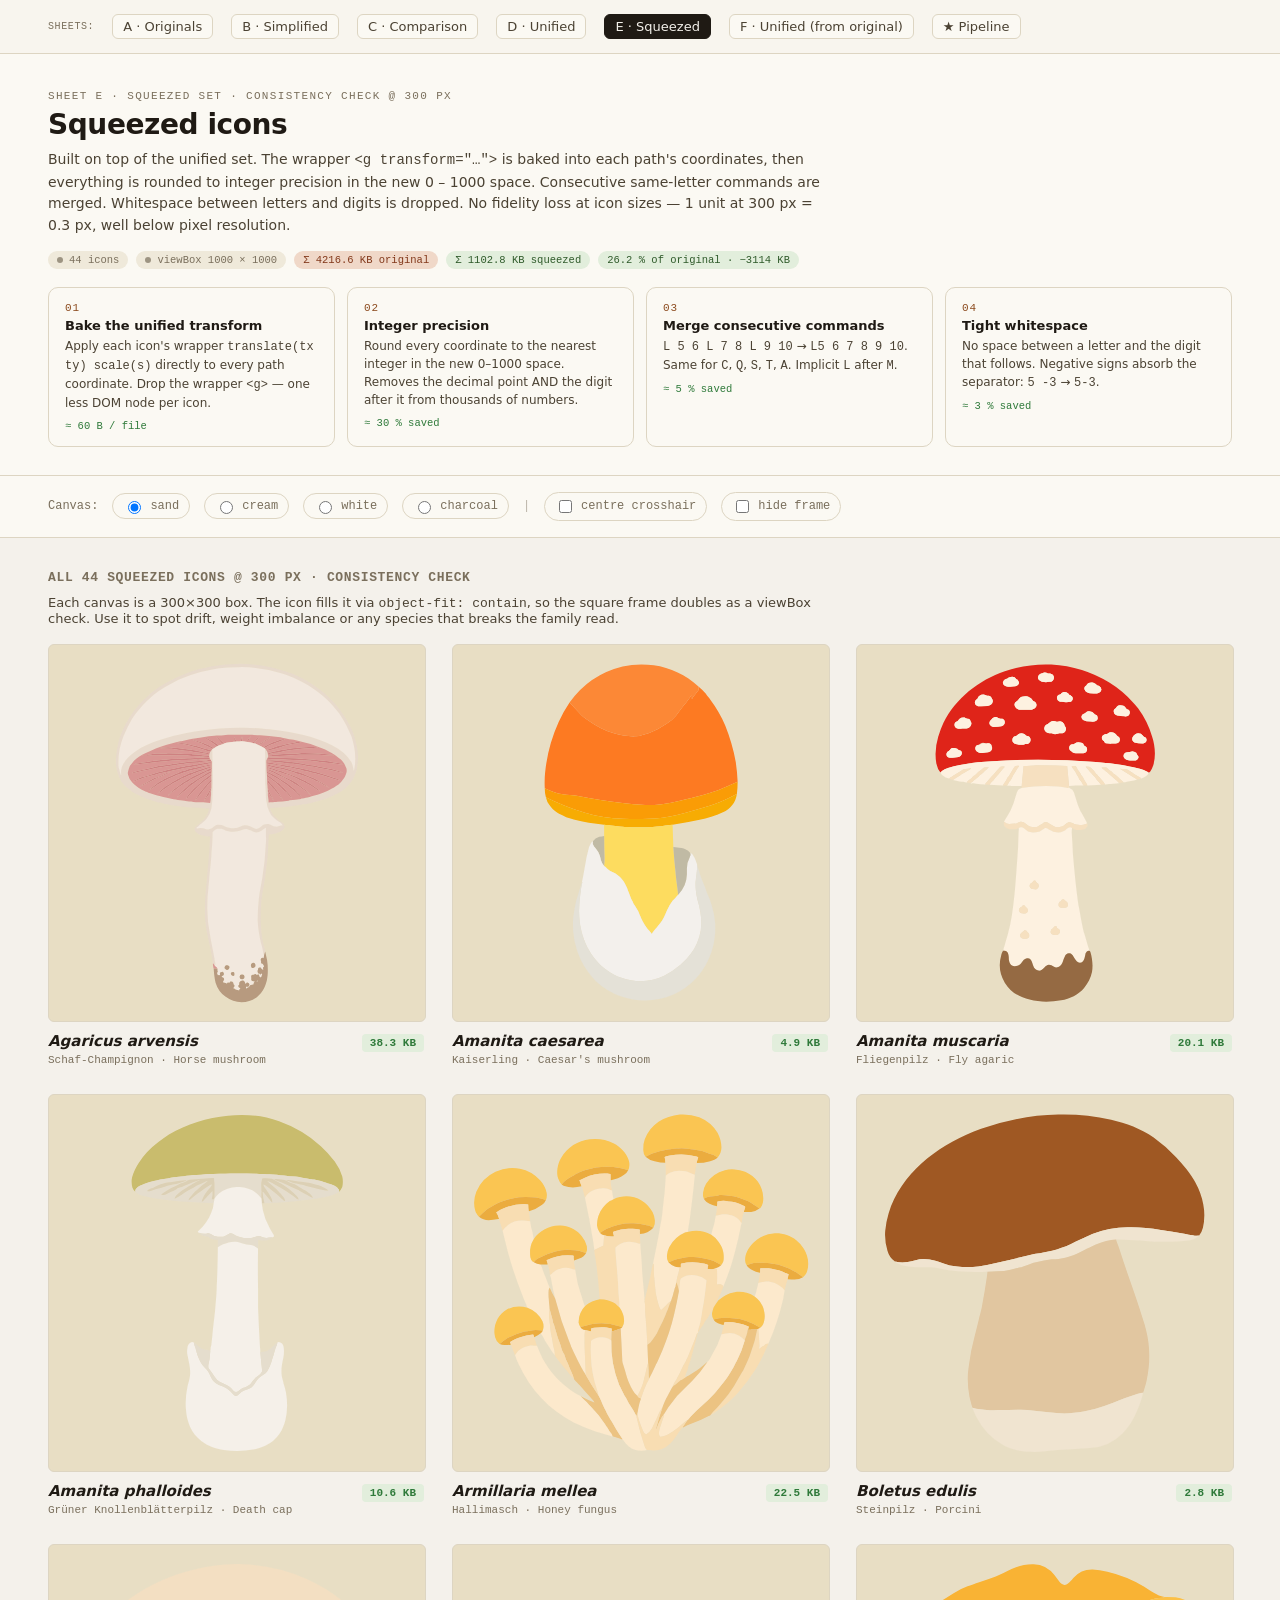
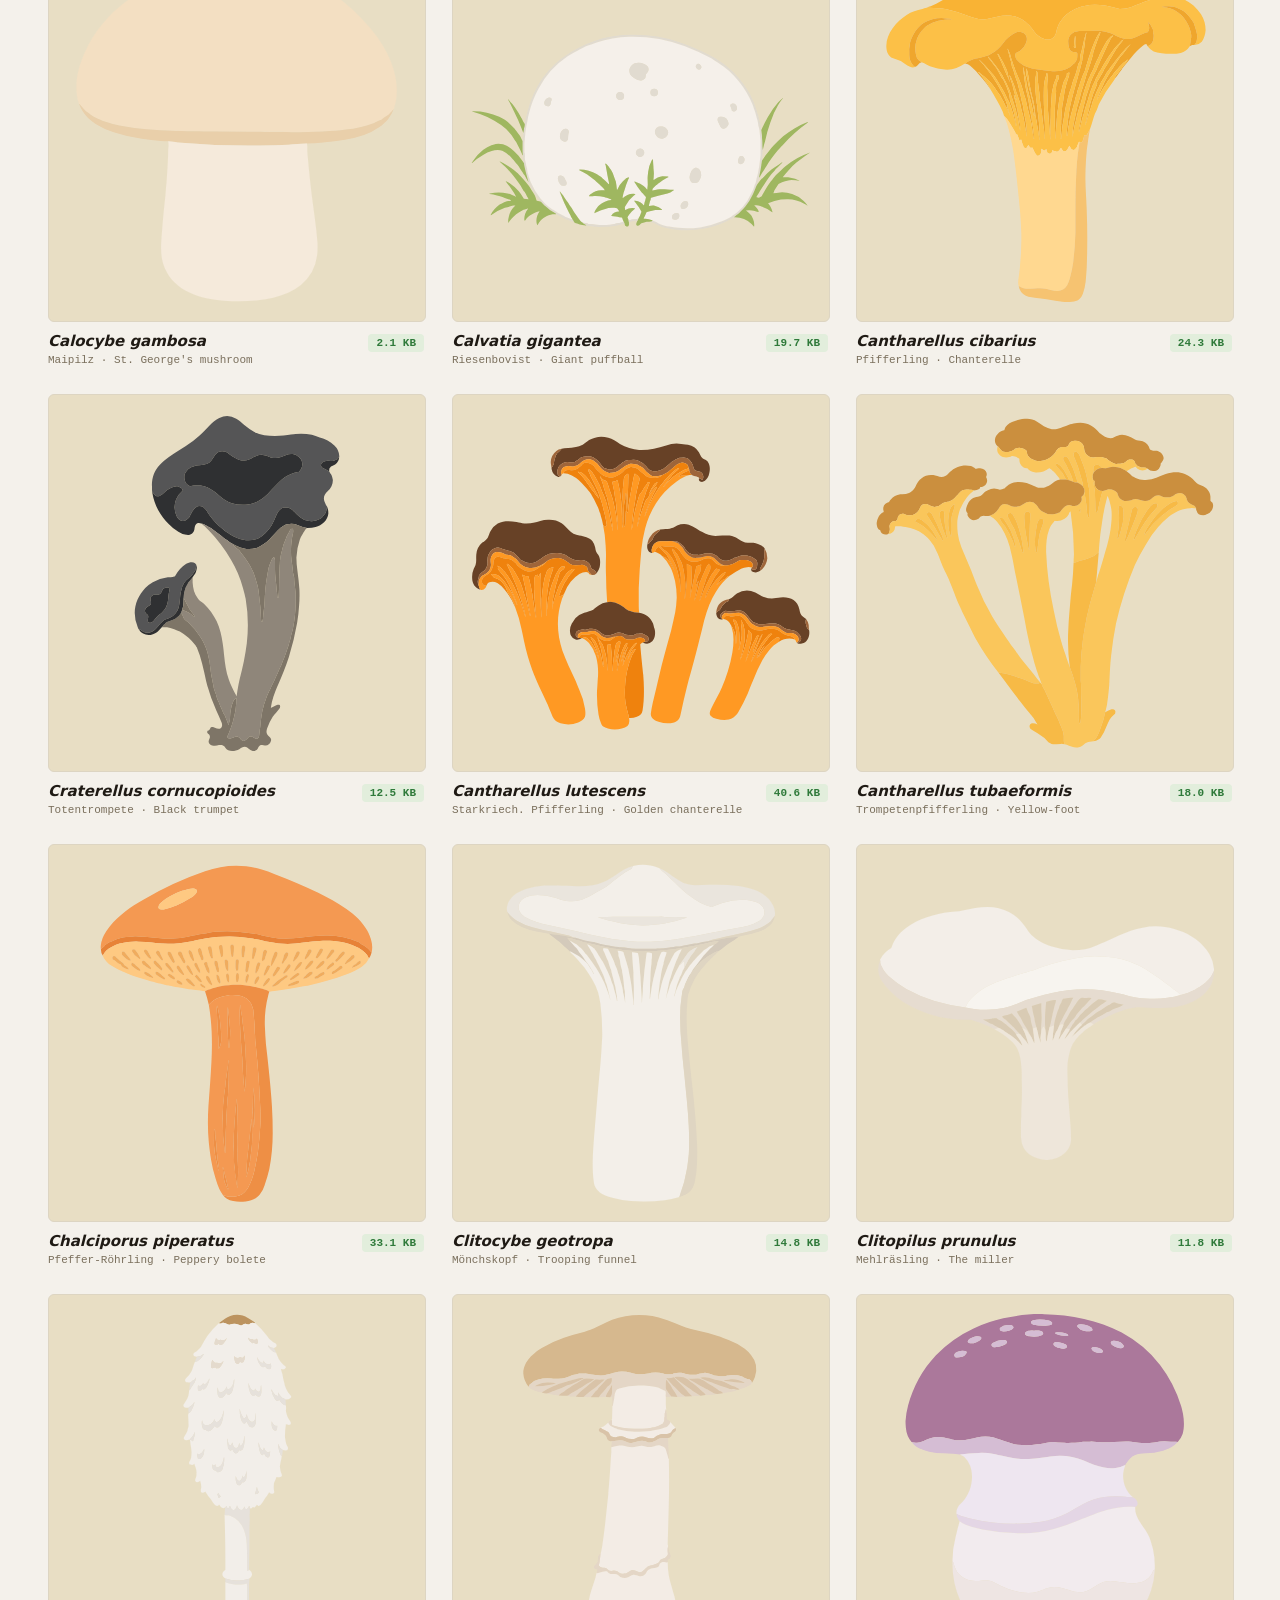
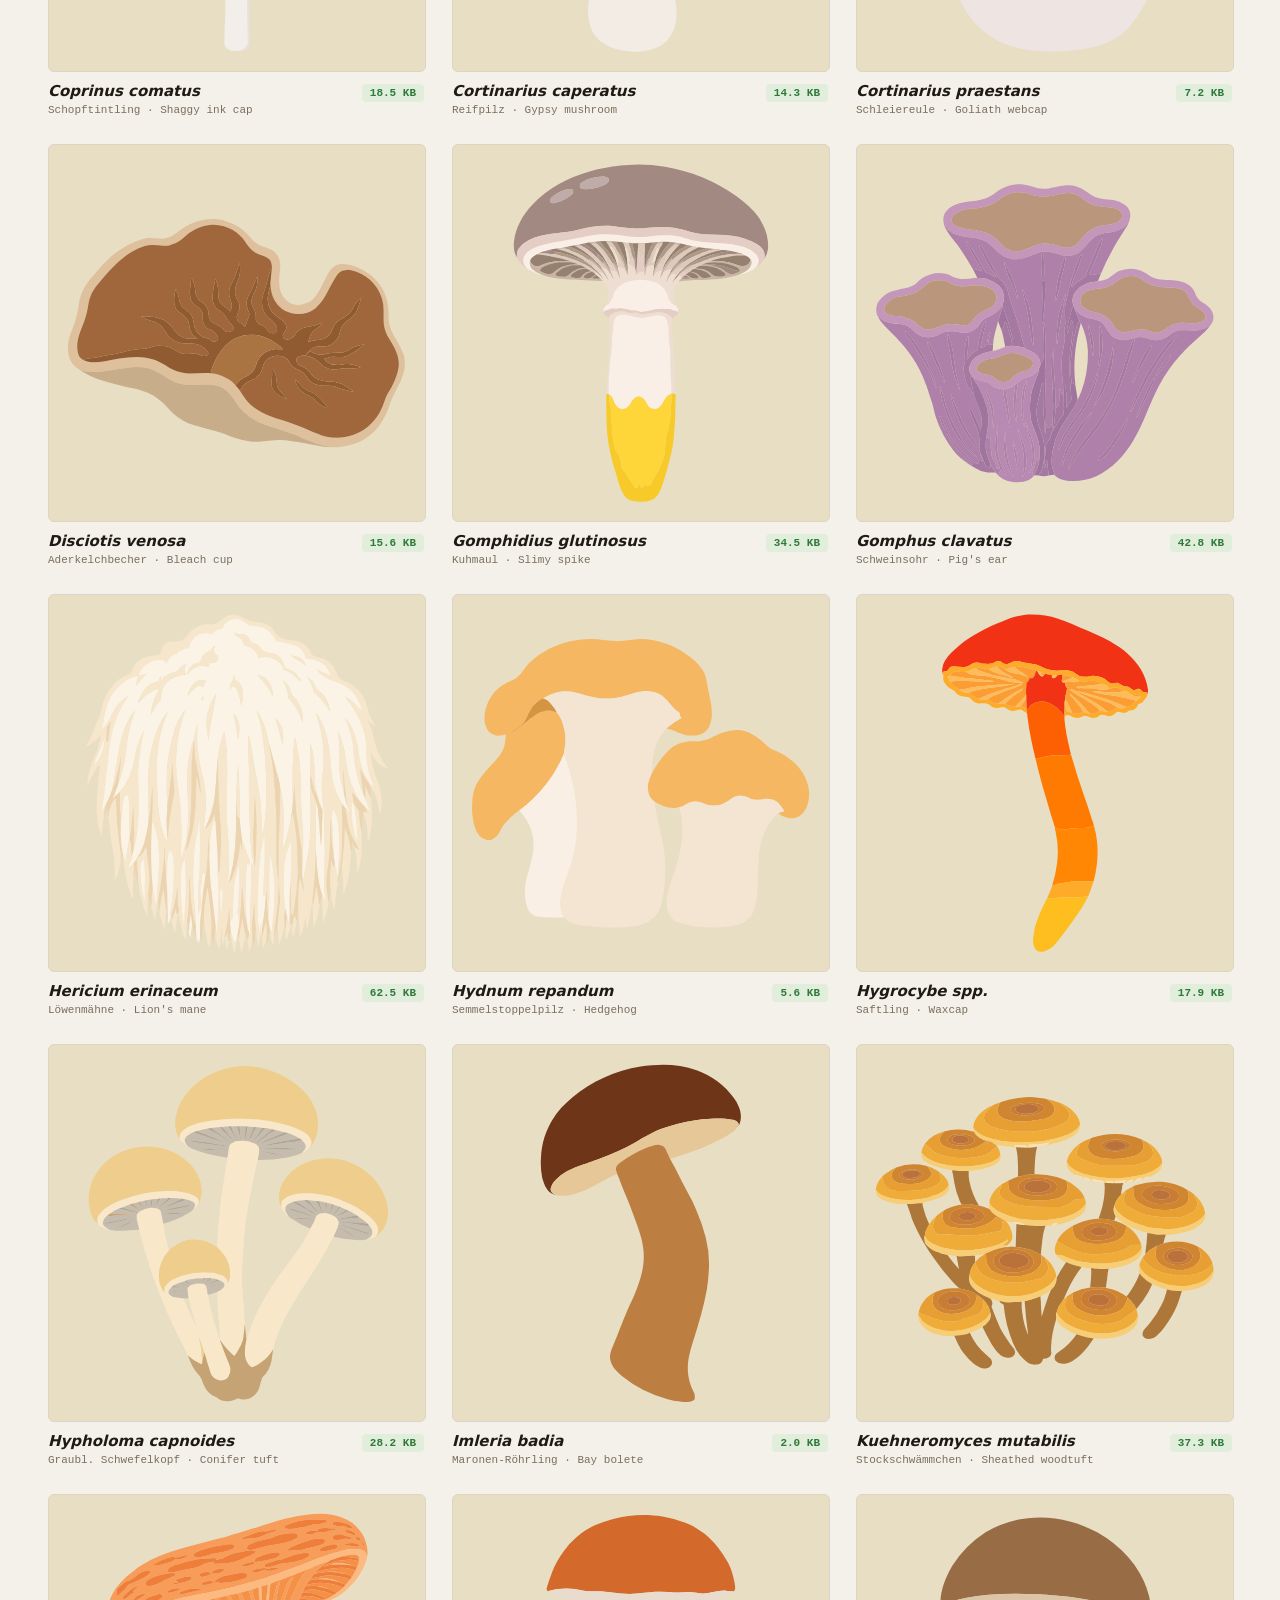
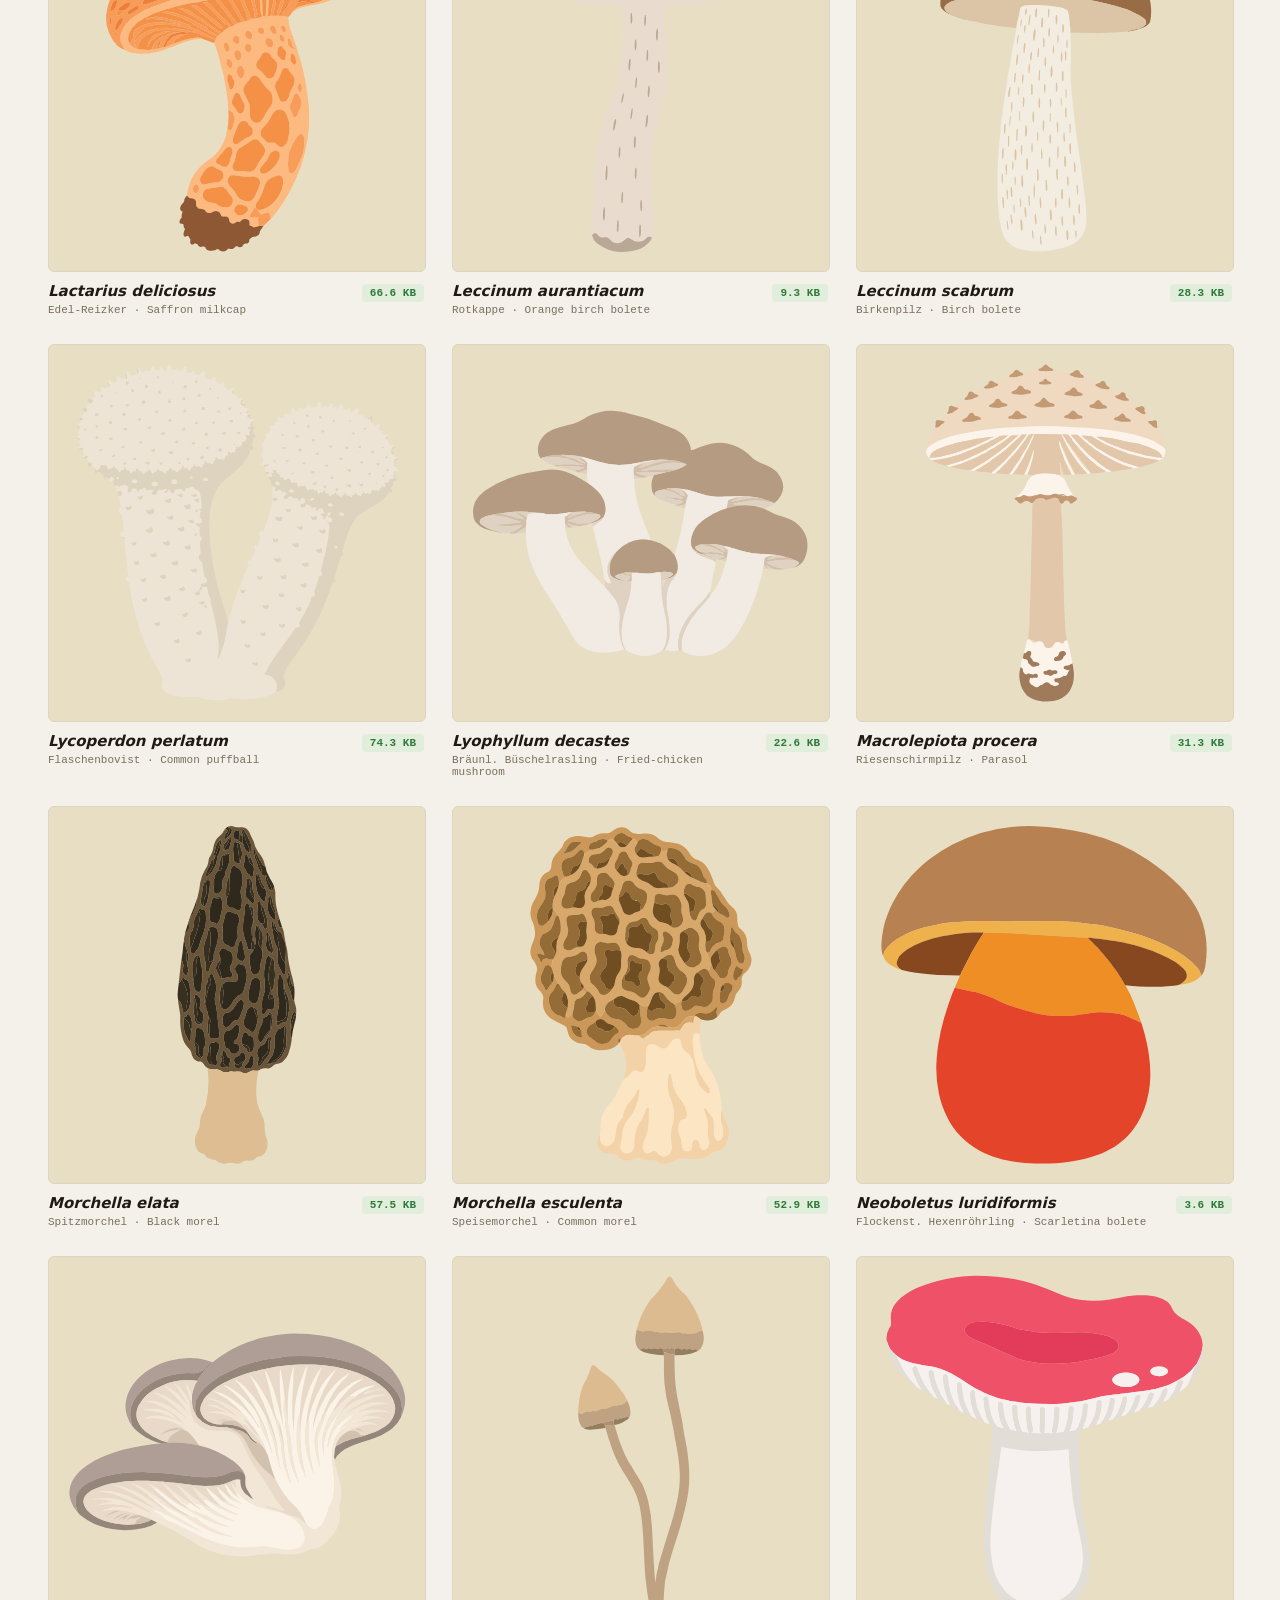
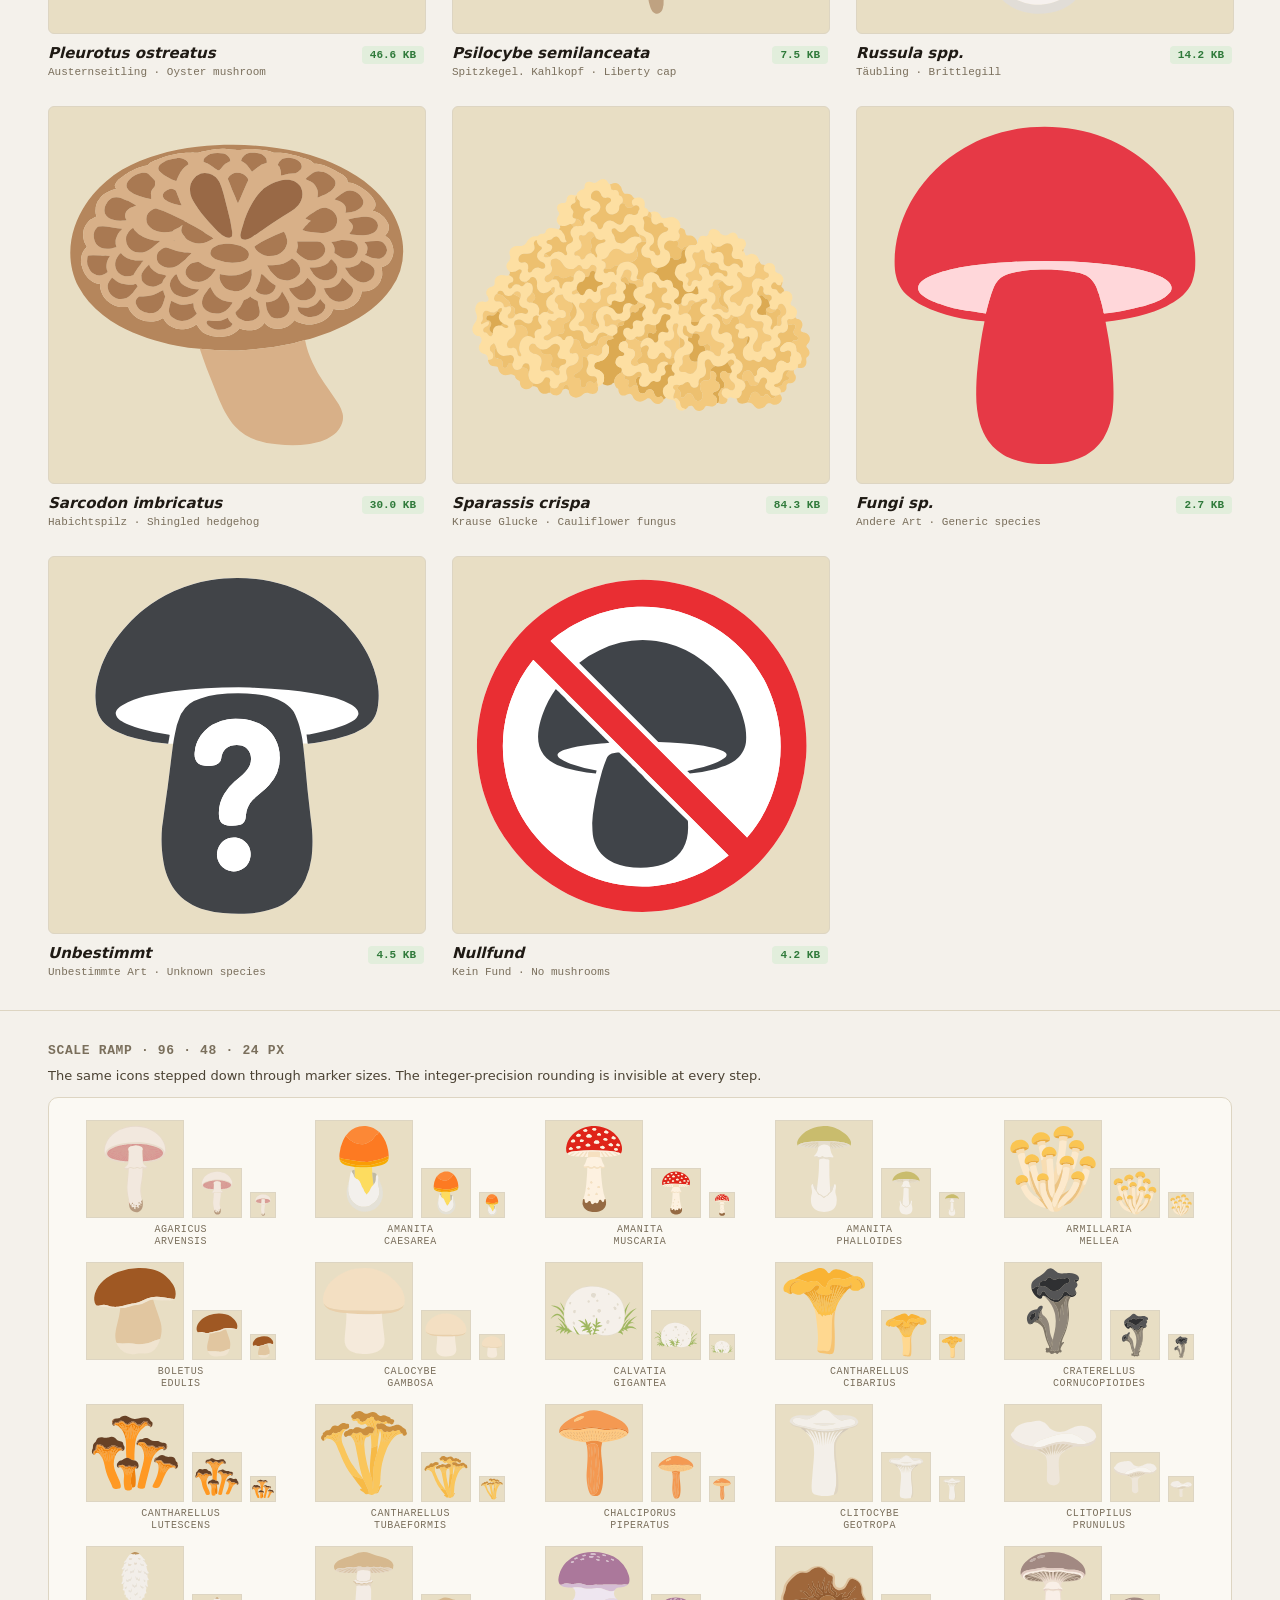
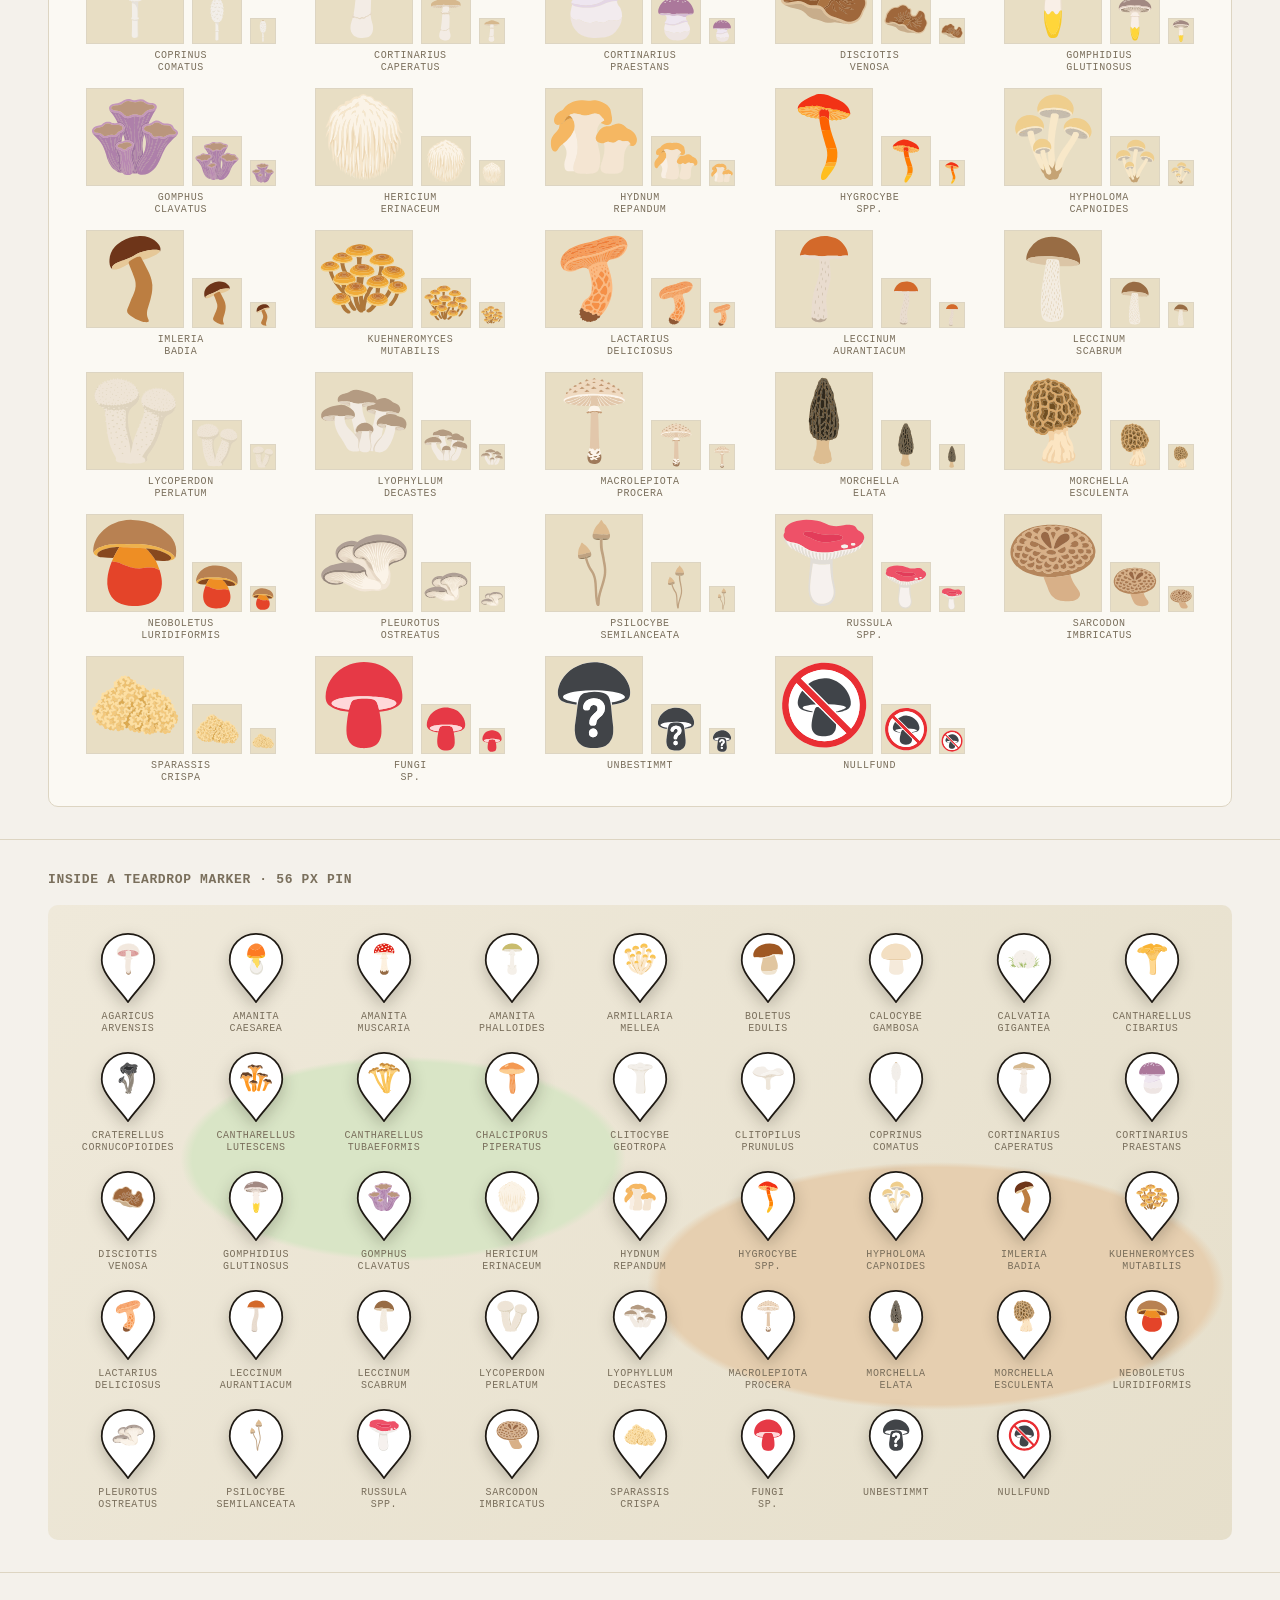
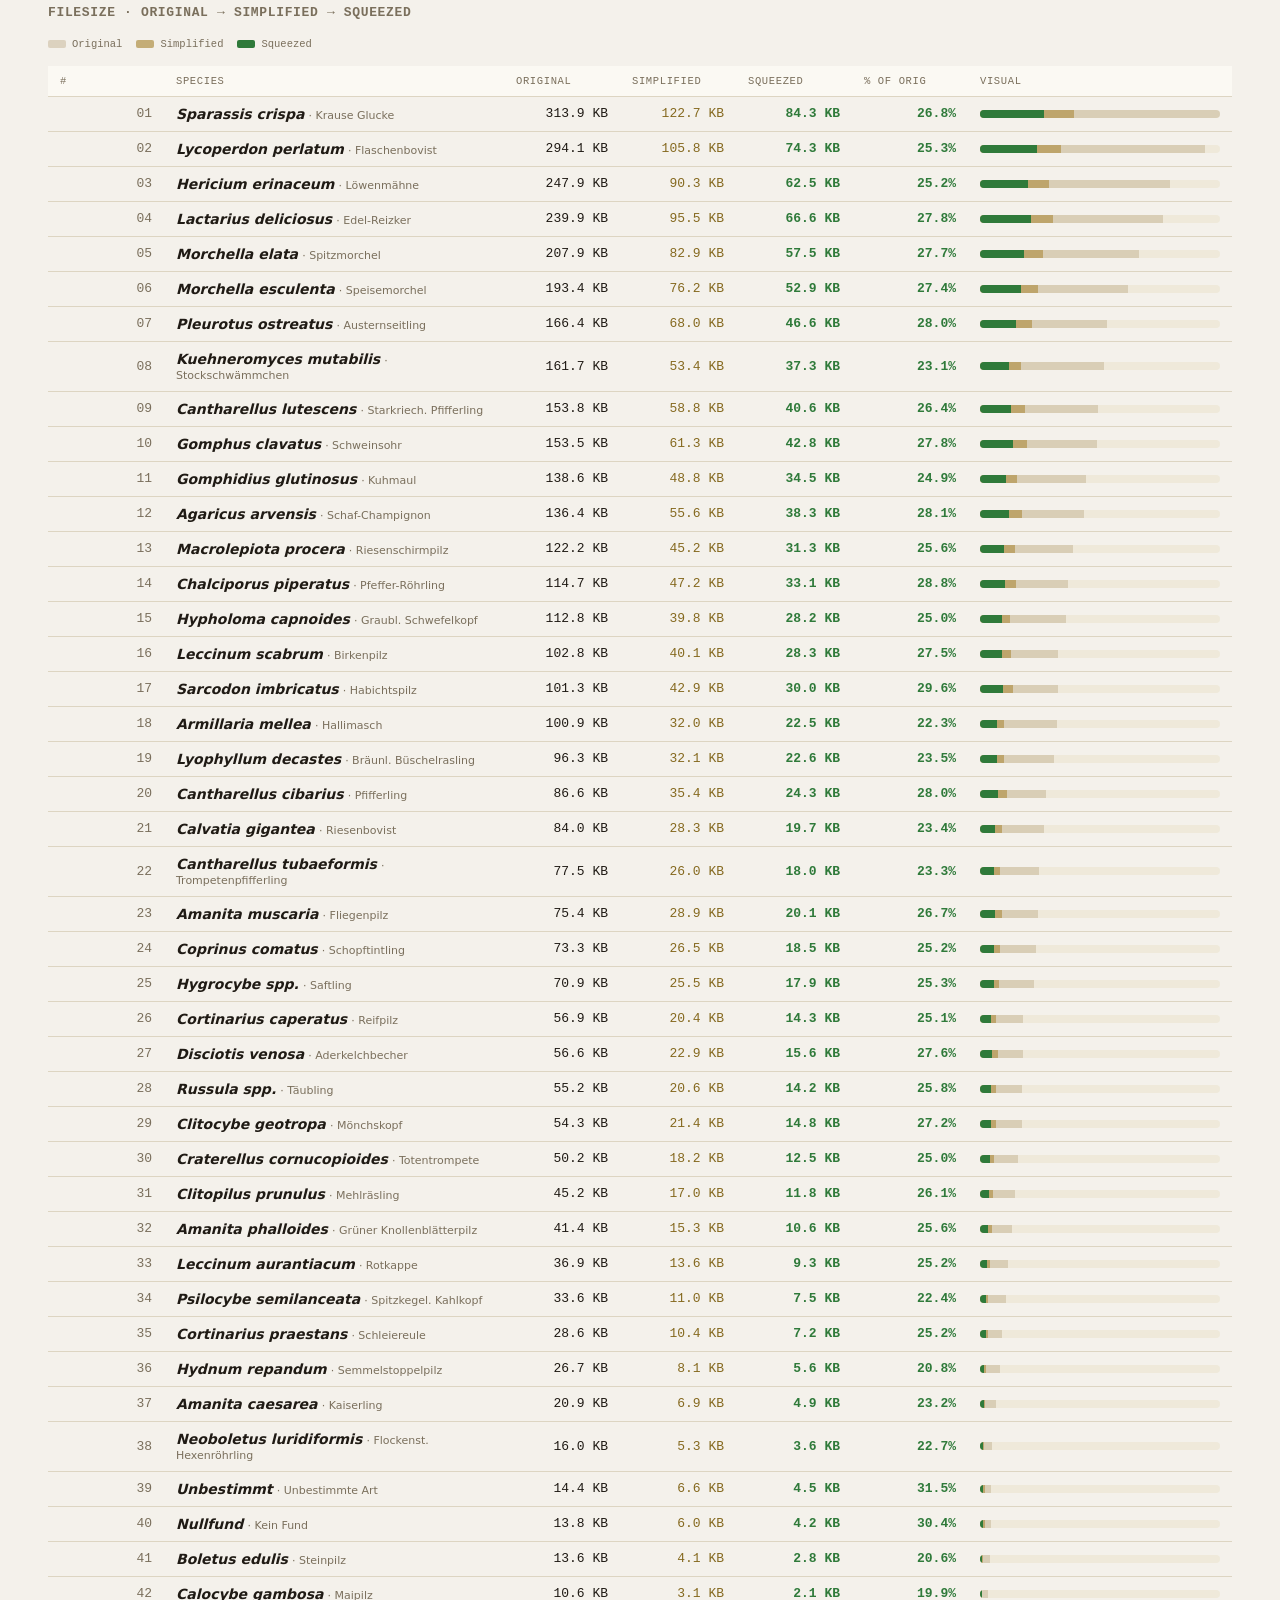
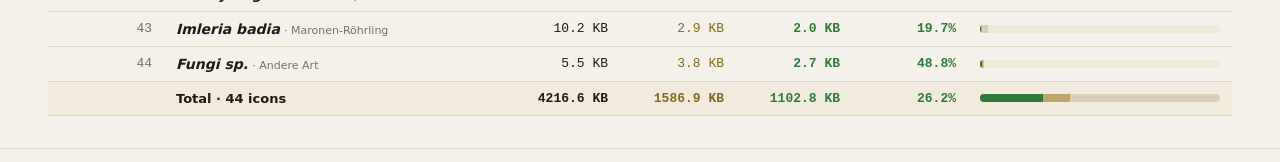
<file: index.html>
<!DOCTYPE html>
<html>
<head>
  <meta charset="utf-8">
  <meta http-equiv="refresh" content="0; url=Icons%20-%20Squeezed.html">
  <link rel="canonical" href="Icons%20-%20Squeezed.html">
  <title>Redirecting…</title>
</head>
<body>
  <p>Redirecting to <a href="Icons%20-%20Squeezed.html">Icons - Squeezed</a>…</p>
</body>
</html>
</file>
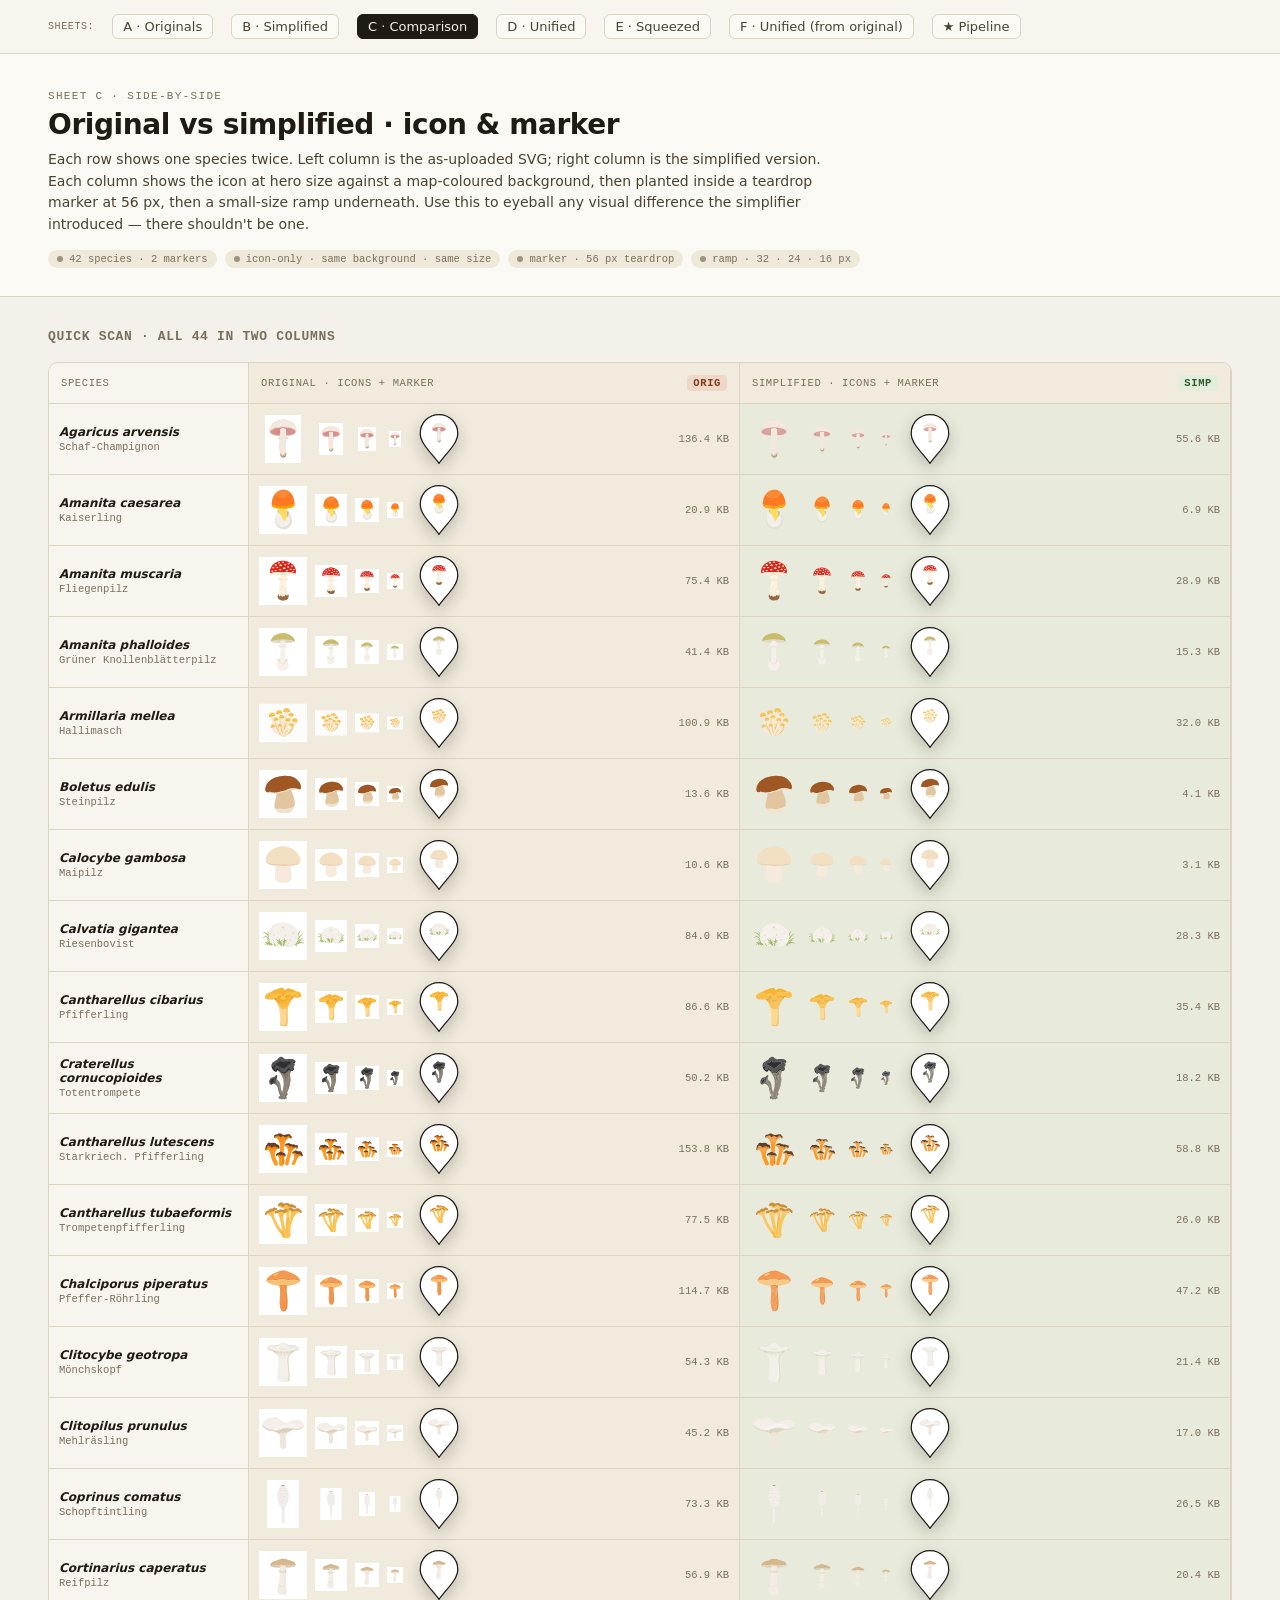
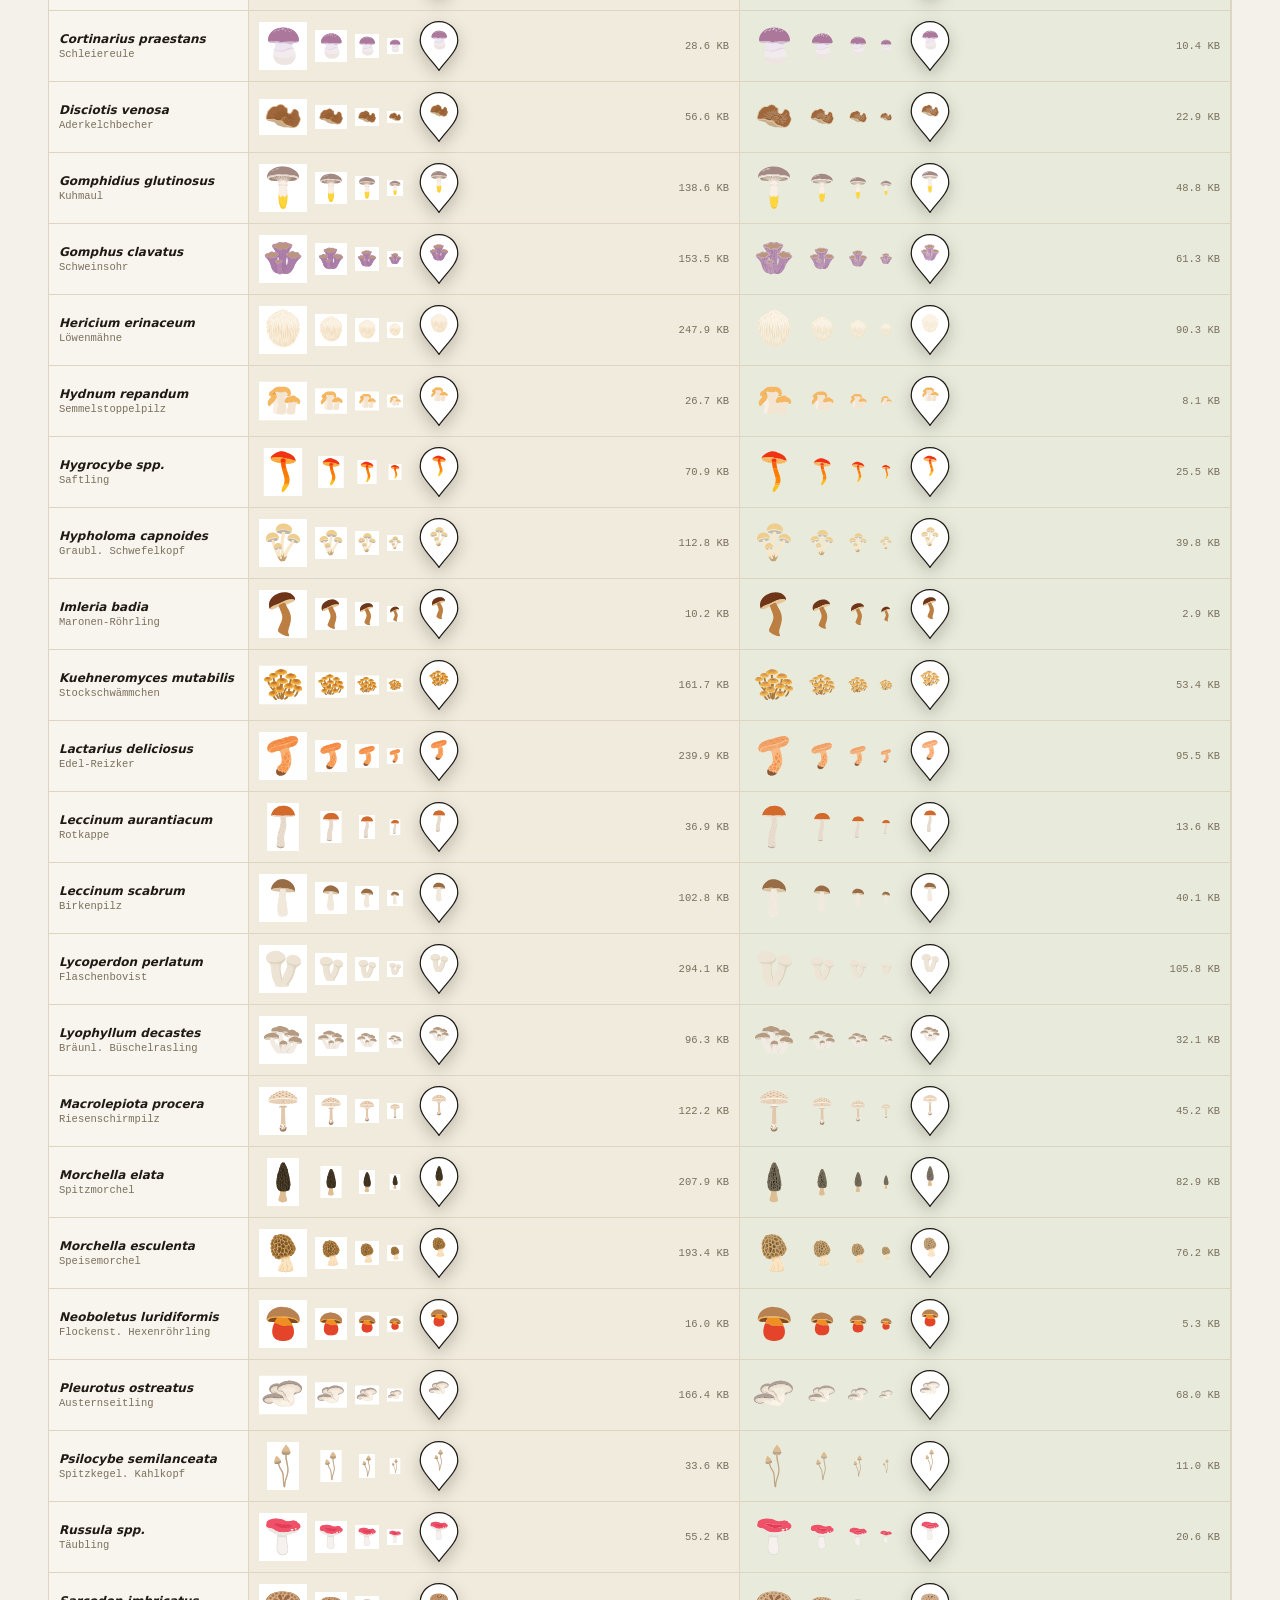
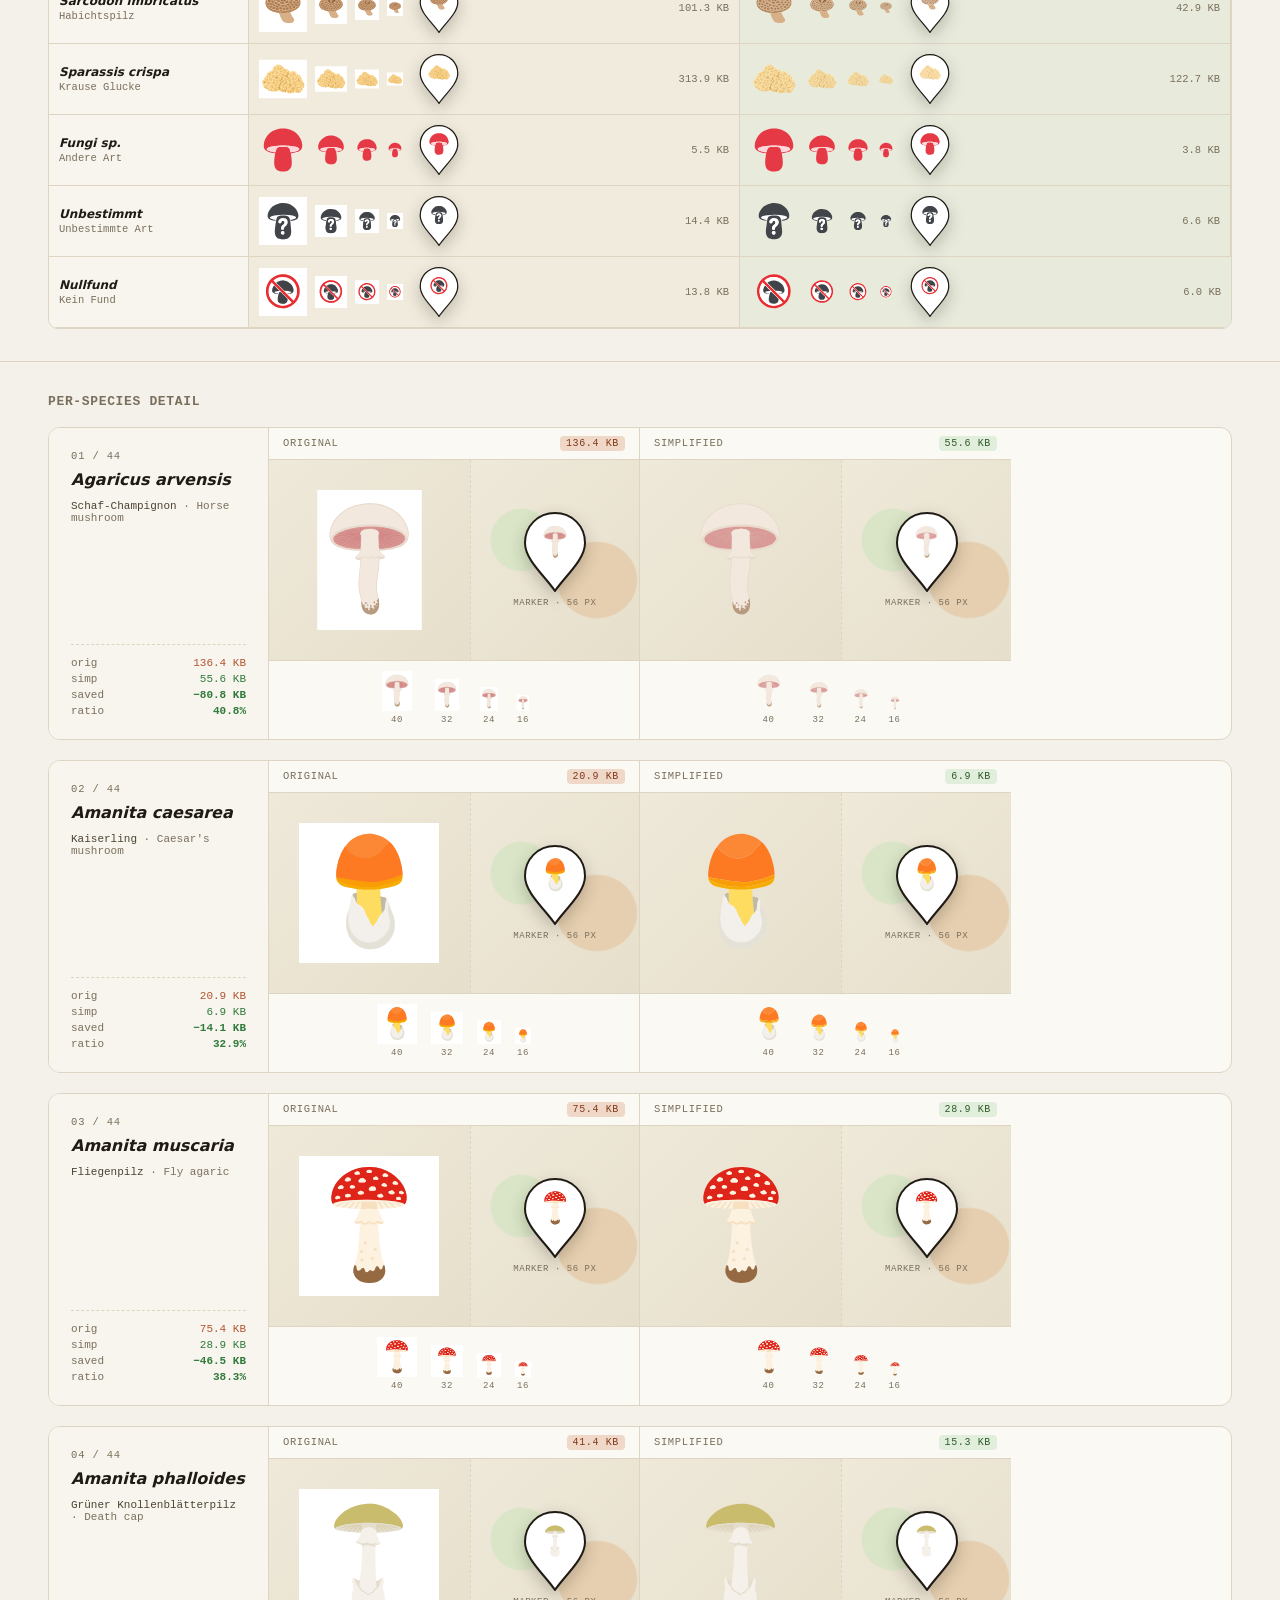
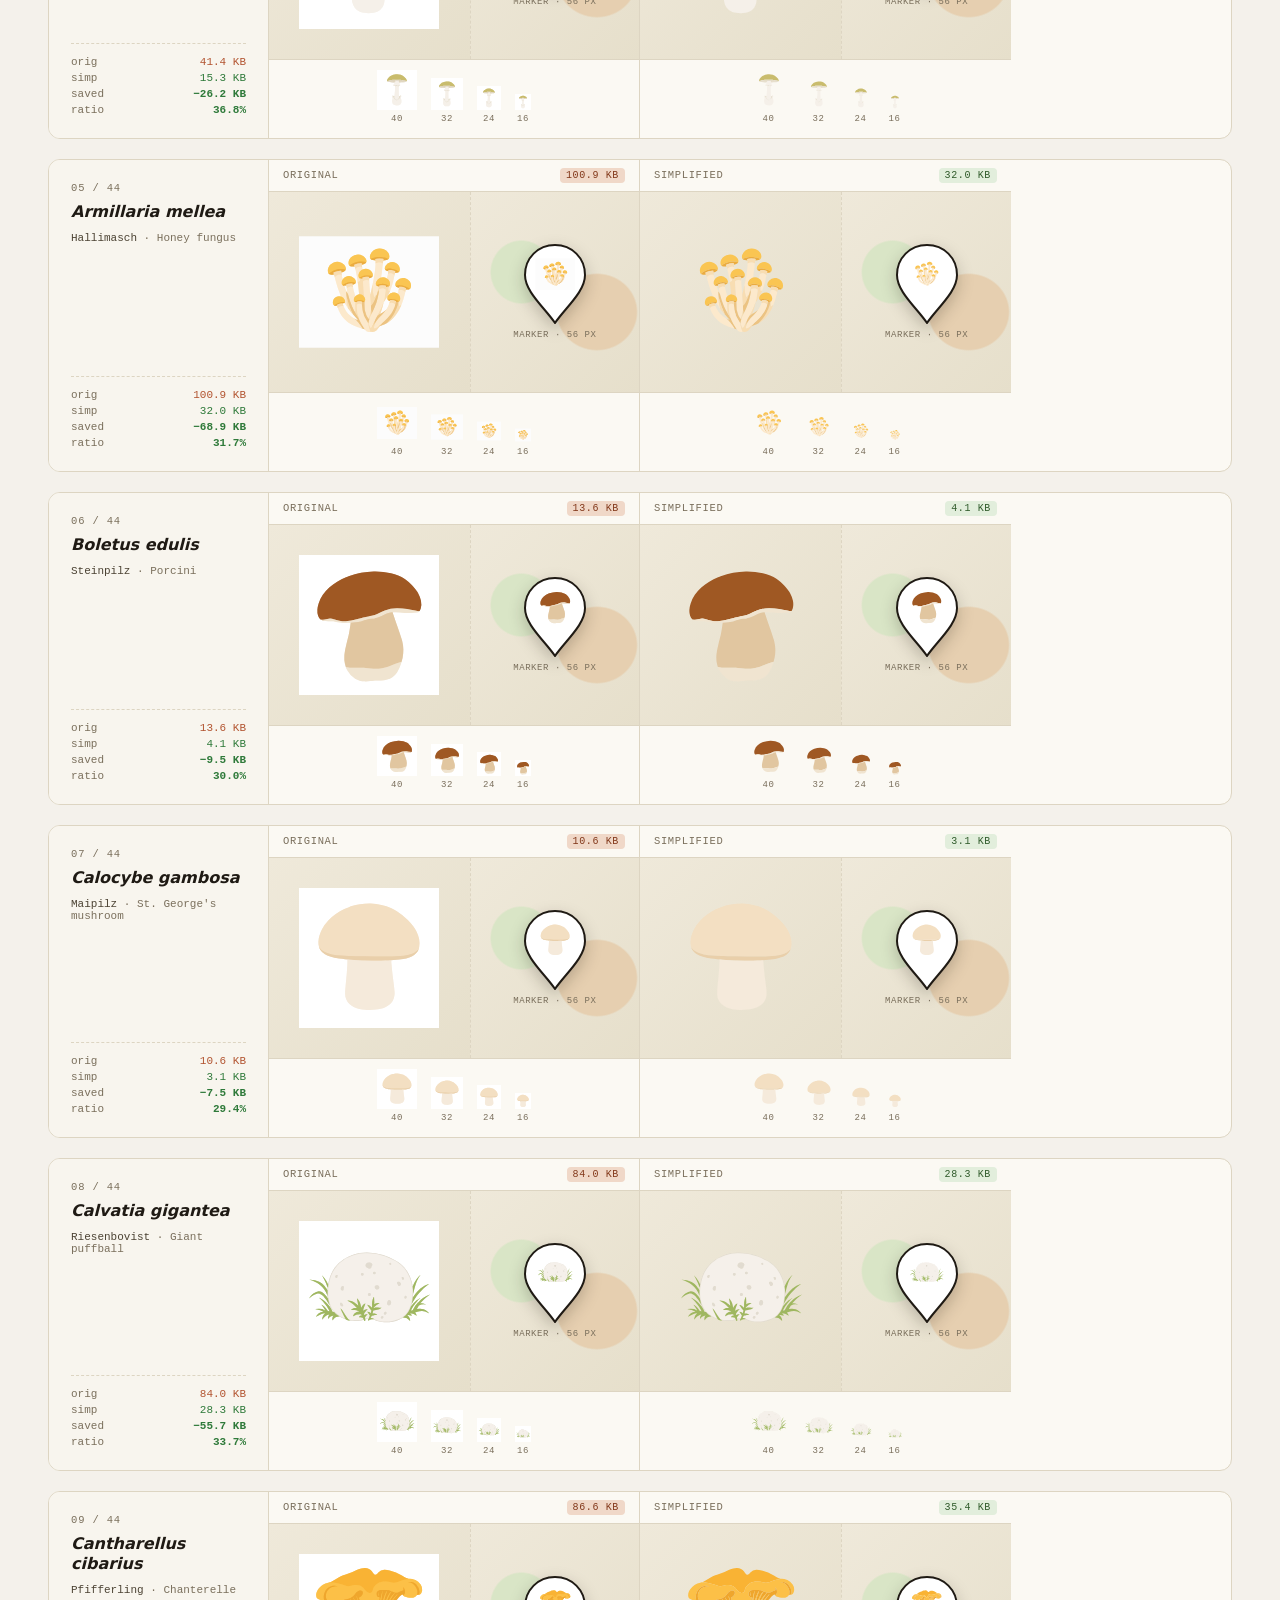
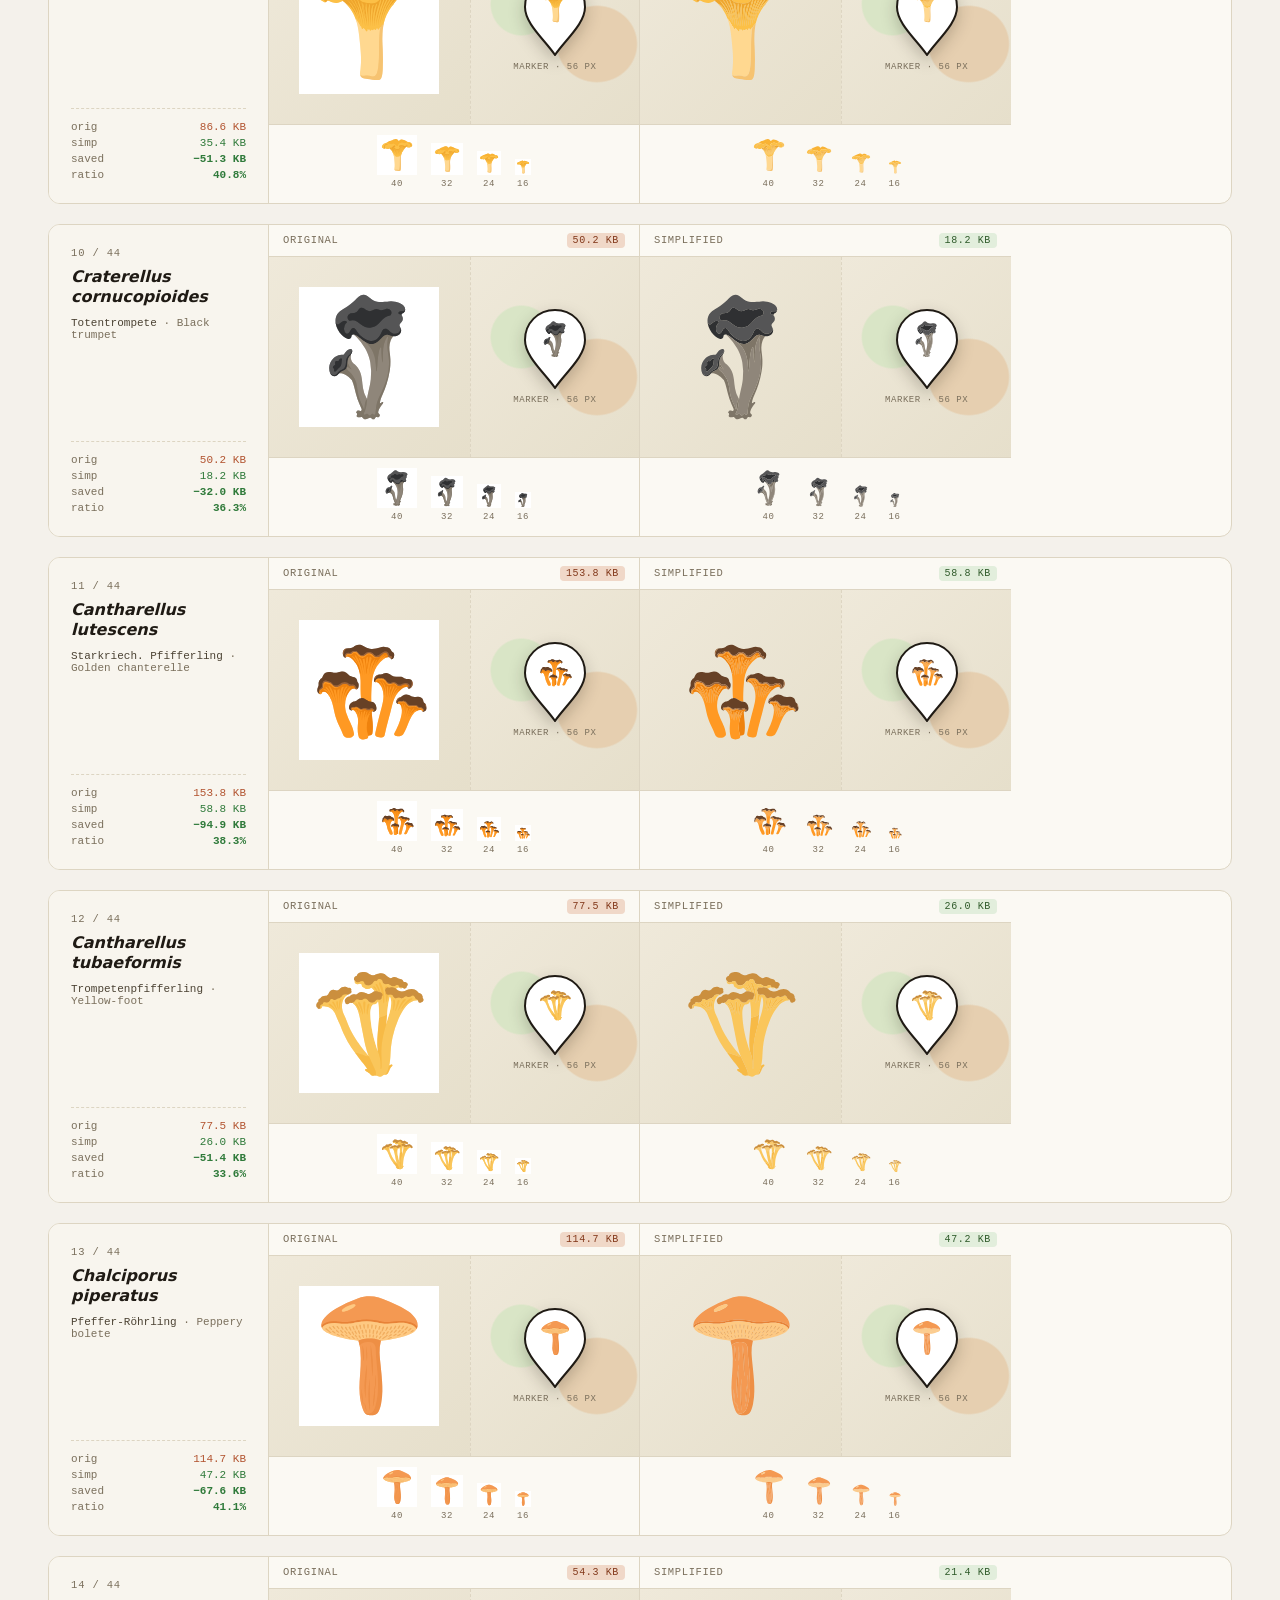
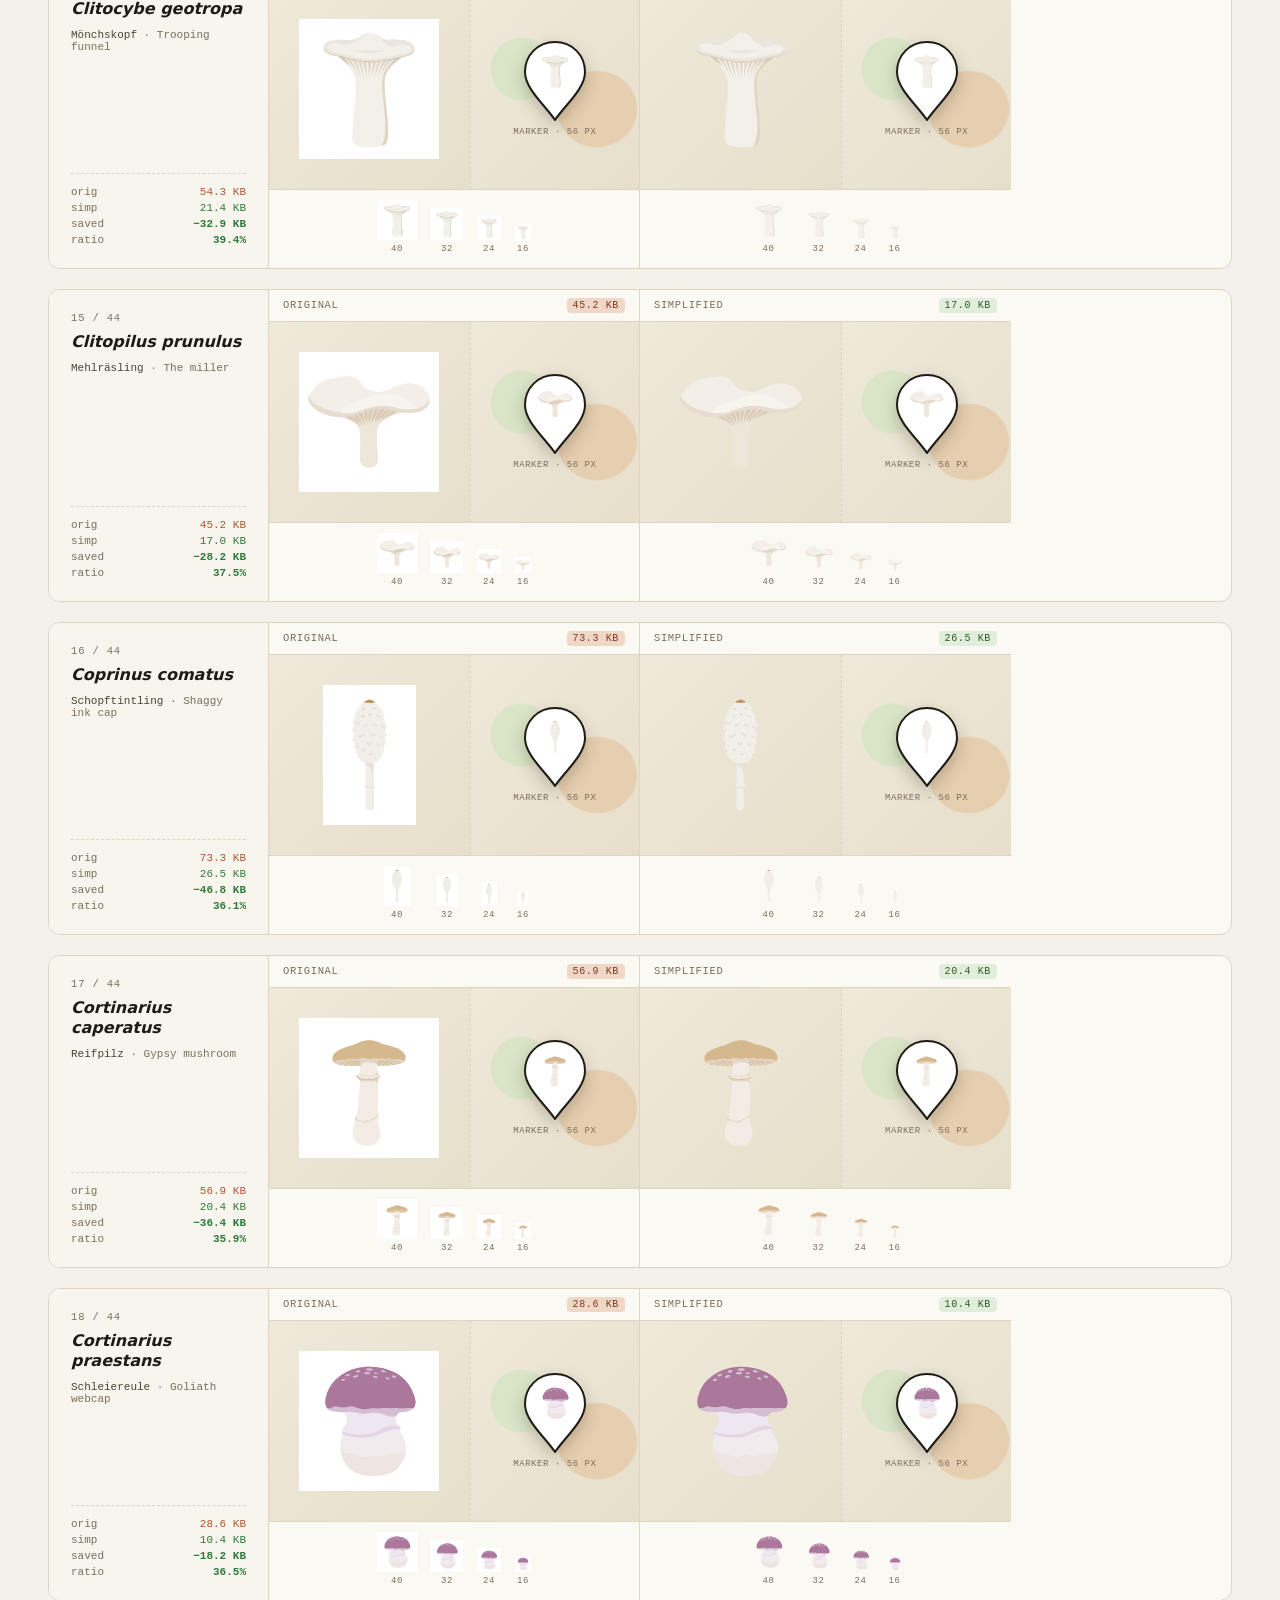
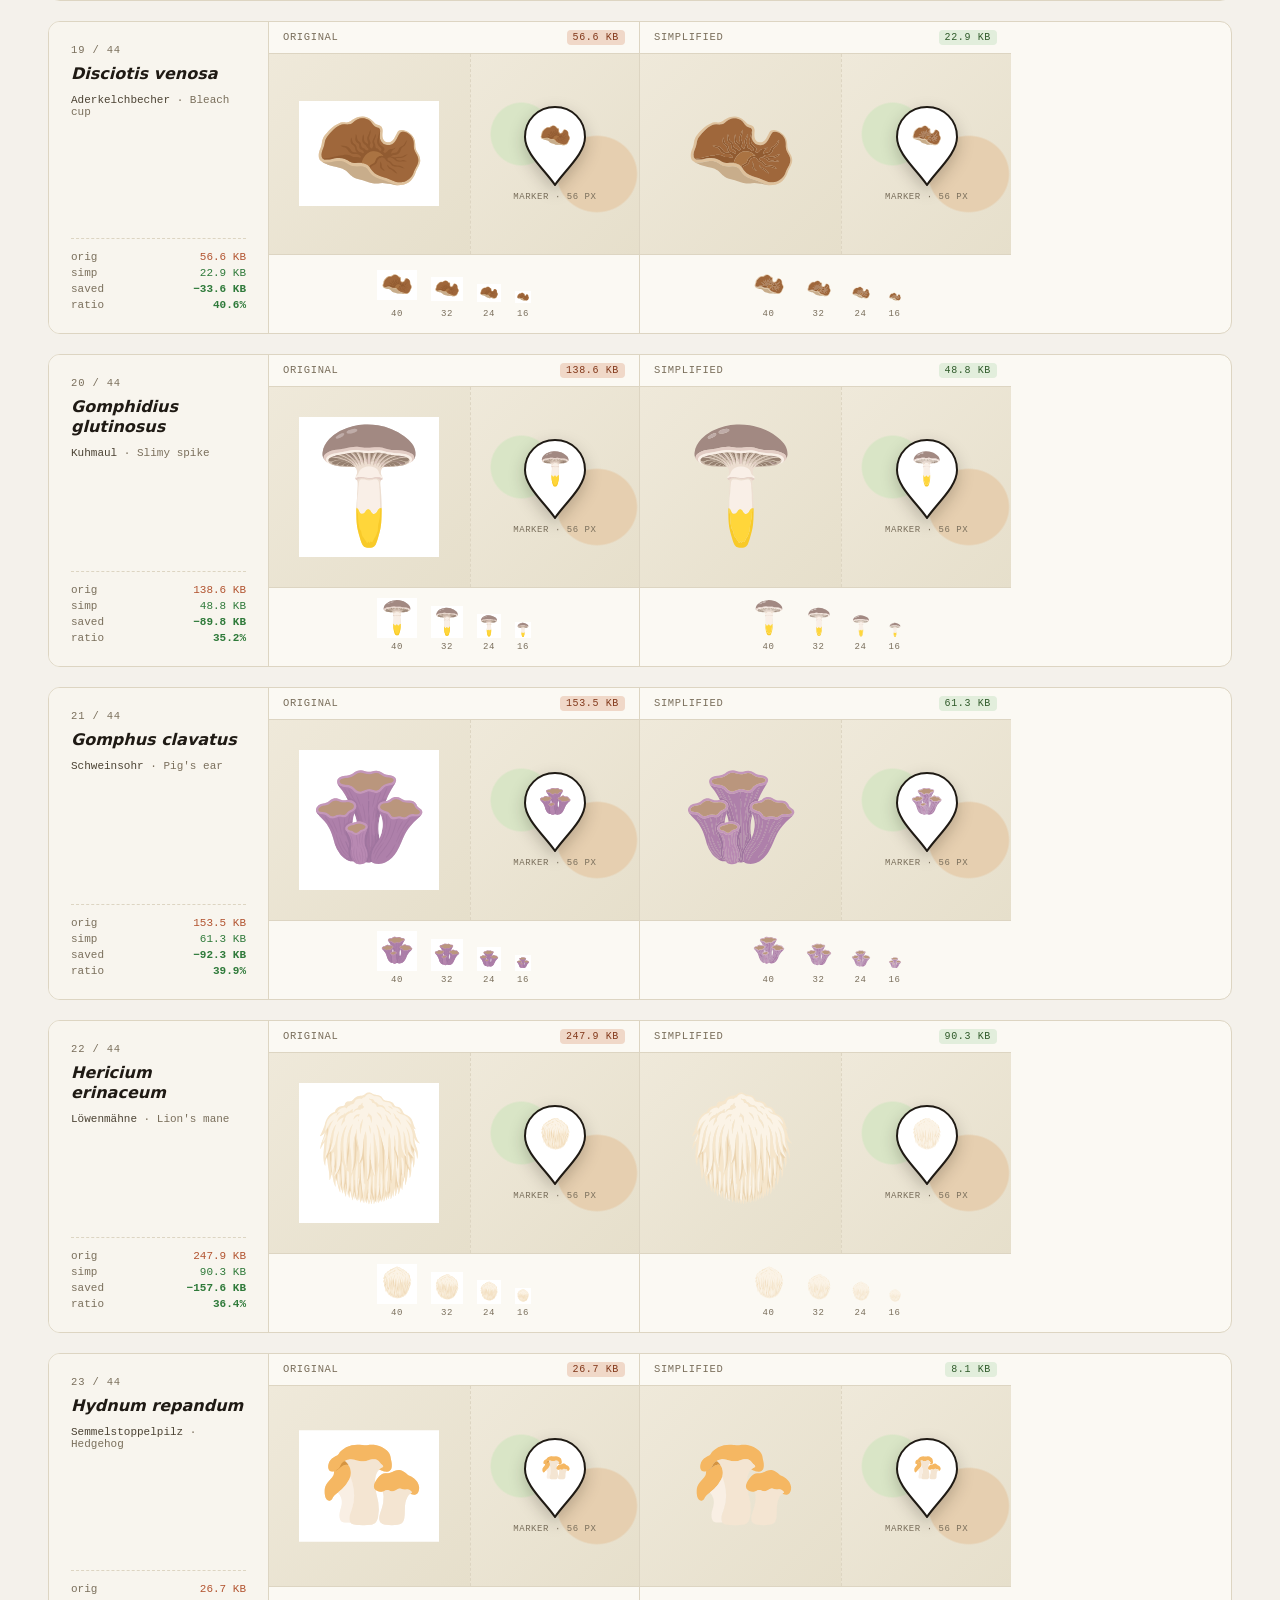
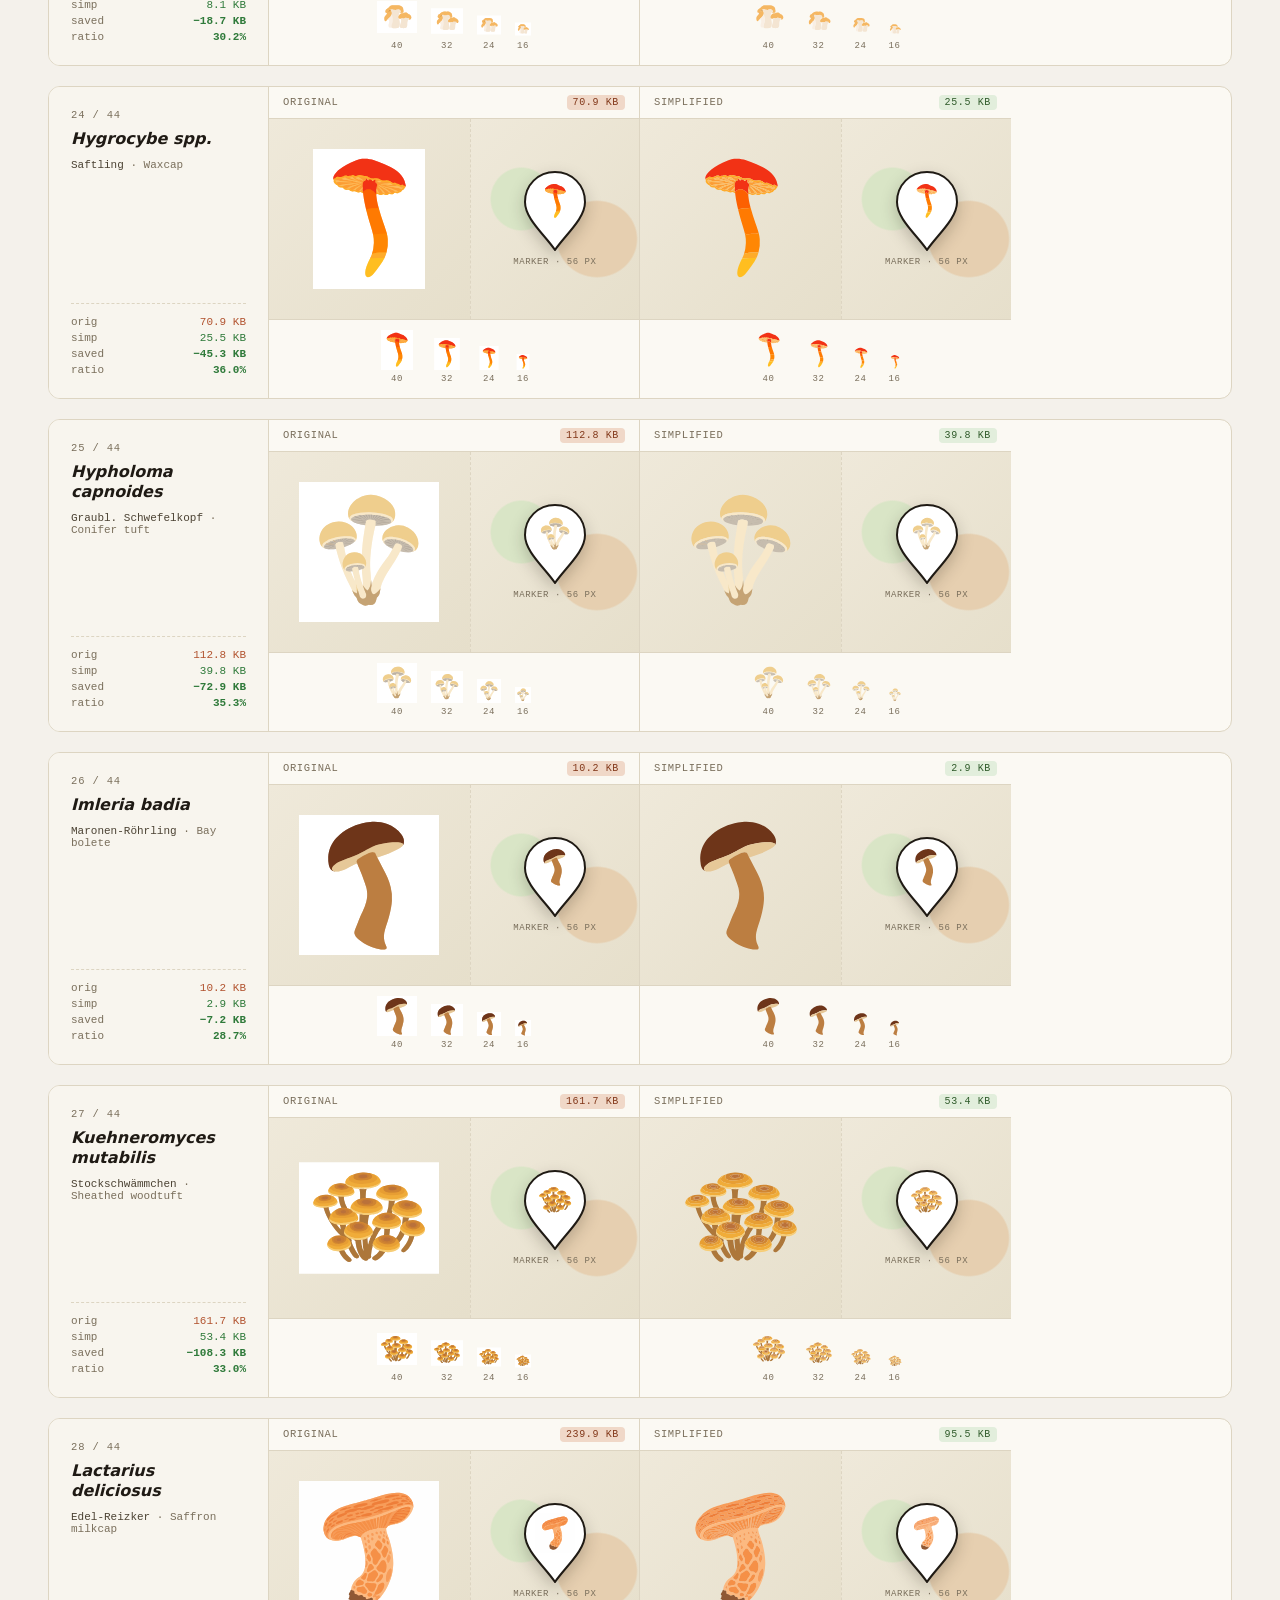
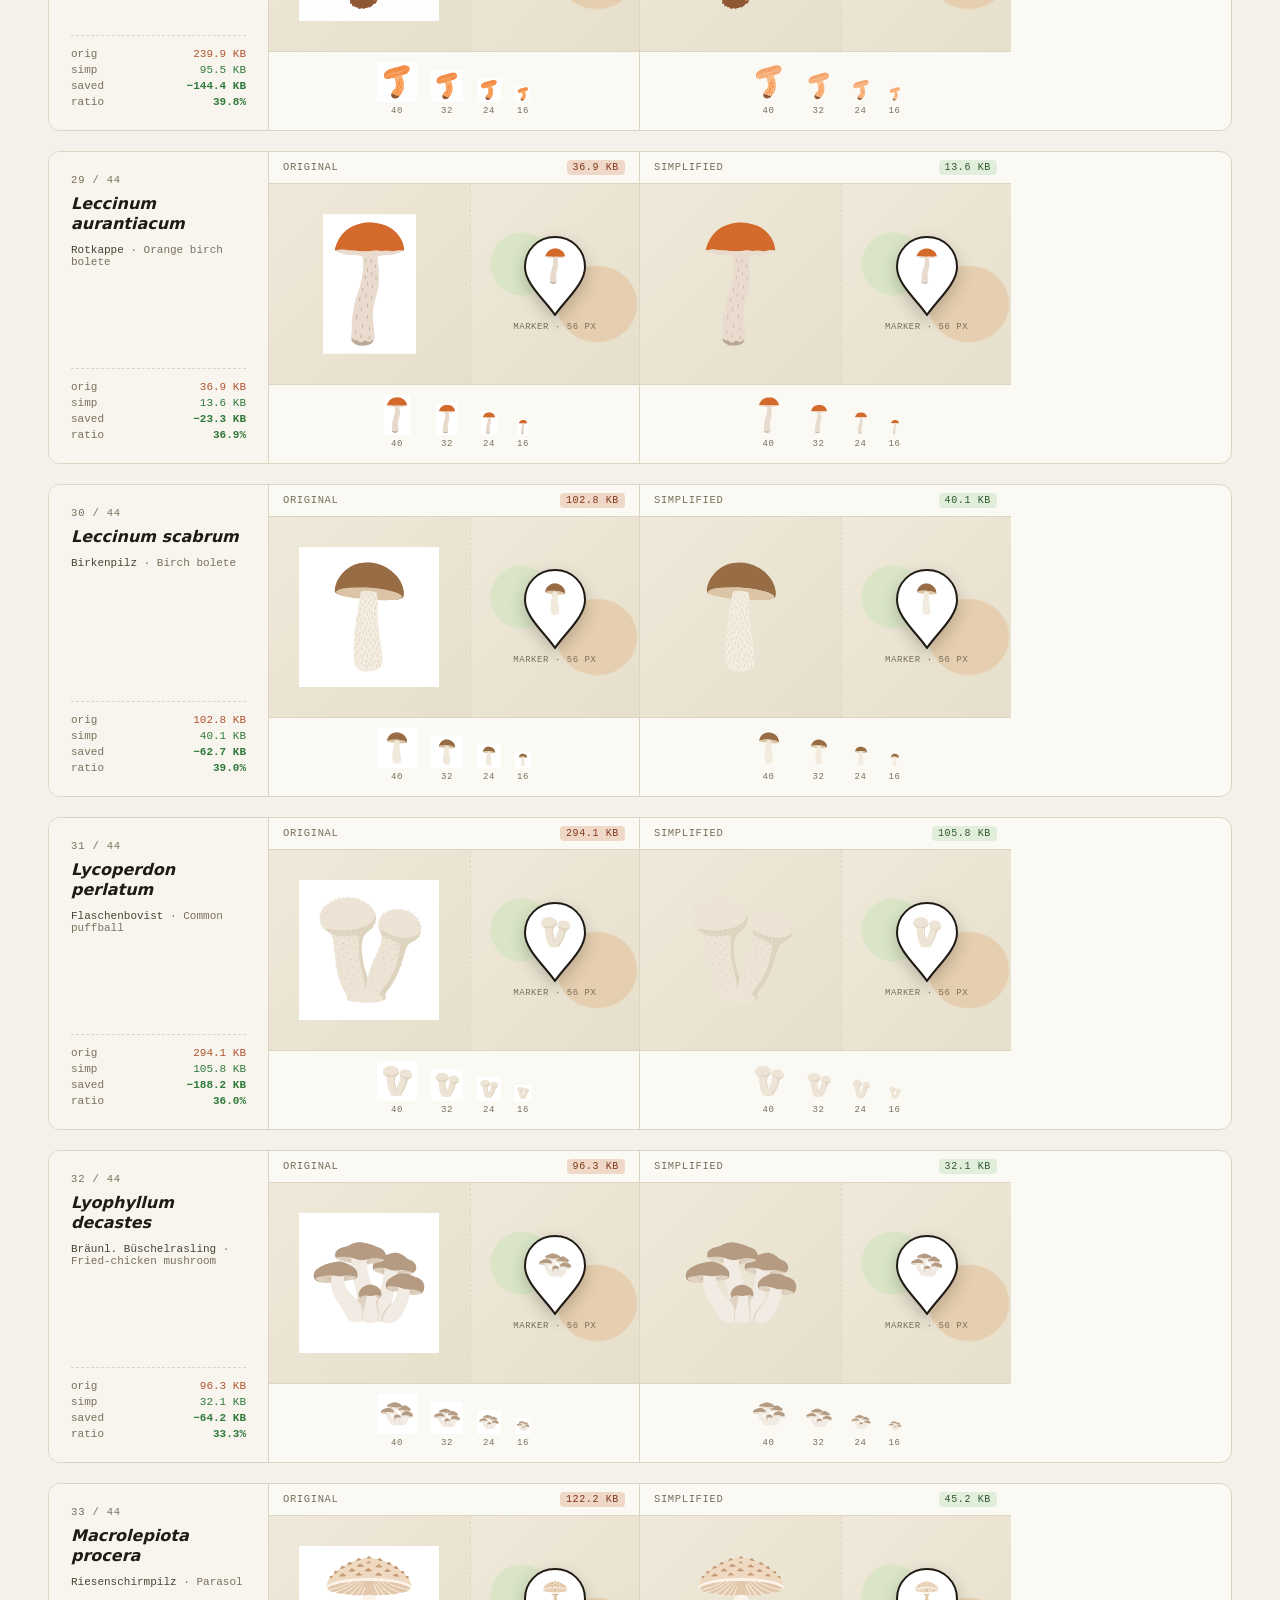
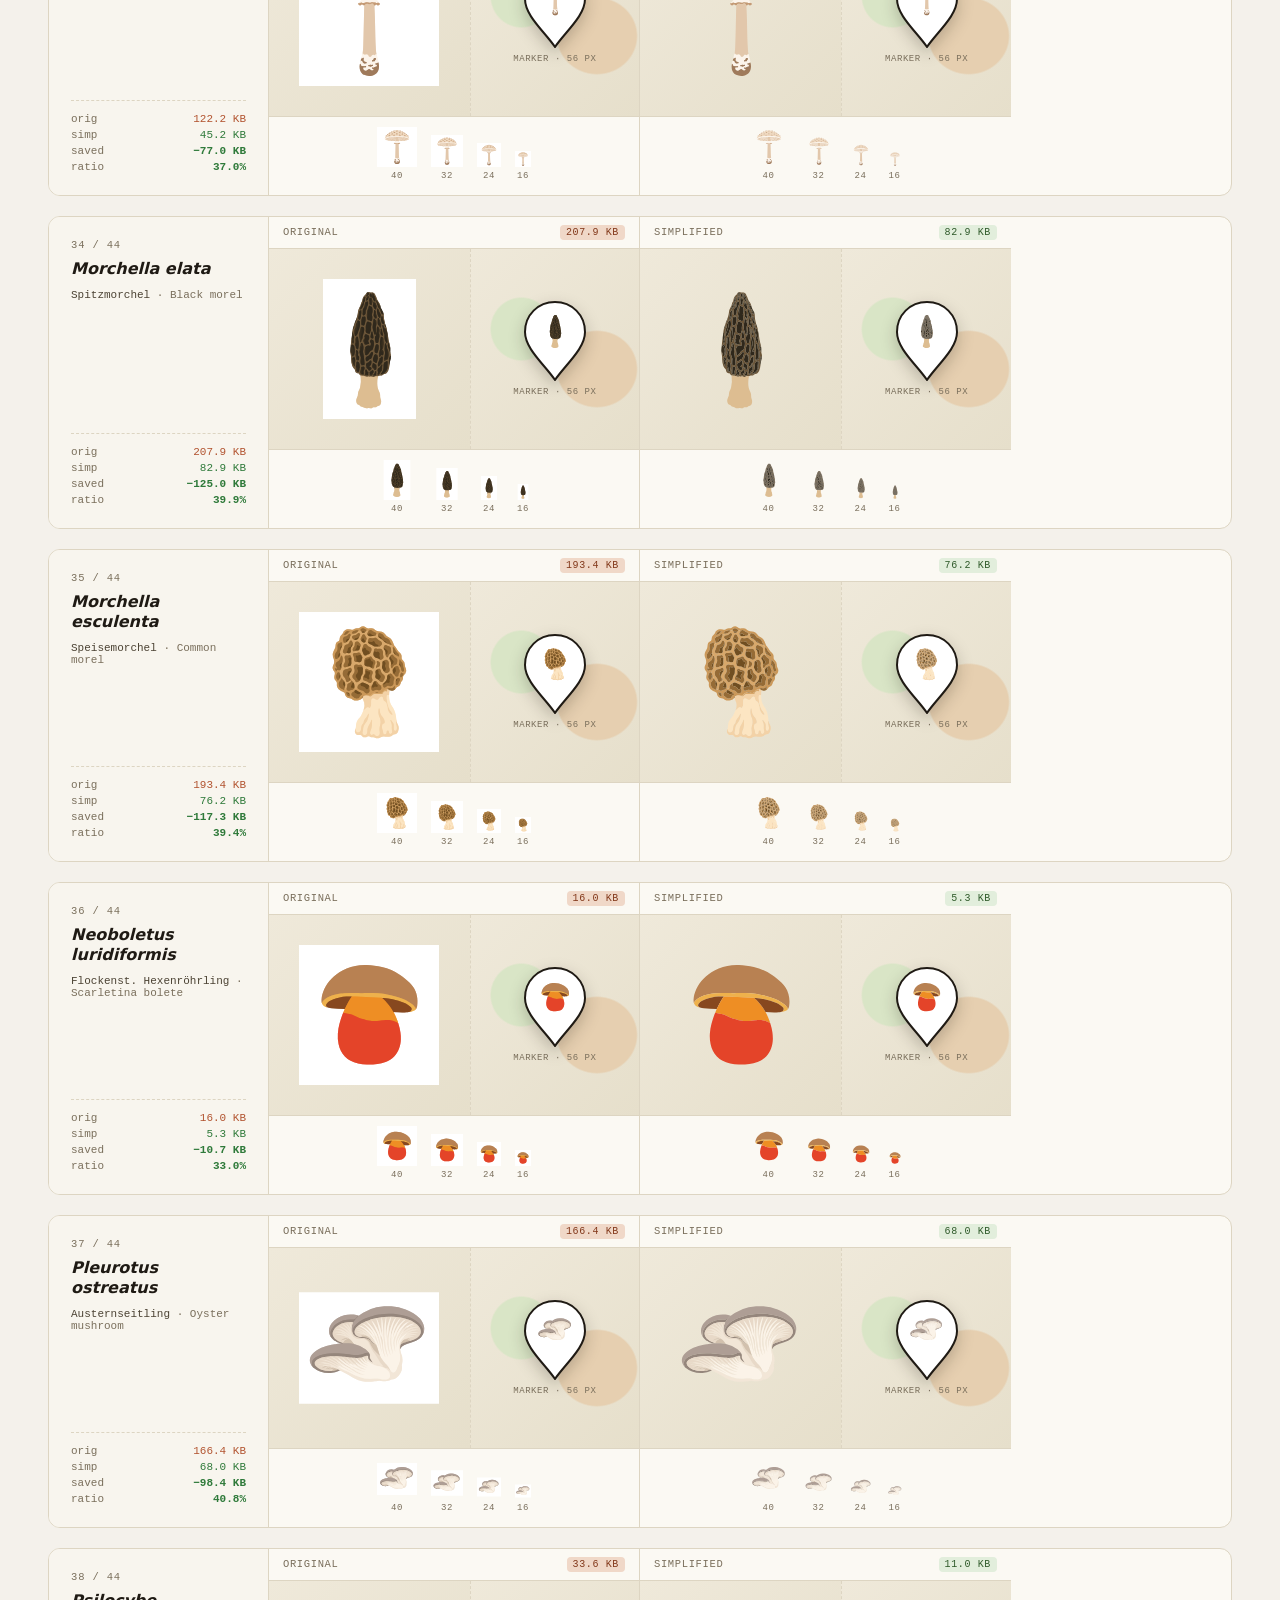
<file: Icons - Comparison.html>
<!doctype html>
<html lang="en">
<head>
  <meta charset="utf-8"/>
  <title>Original vs simplified — side-by-side</title>
  <meta name="viewport" content="width=device-width, initial-scale=1"/>
  <link rel="stylesheet" href="icons/sheets.css"/>
  <style>
    .toolbar {
      display: flex;
      gap: 18px;
      padding: 14px 48px;
      align-items: center;
      border-bottom: 1px solid var(--rule);
      background: #F8F5EE;
      font-size: 13px;
      color: var(--ink-2);
    }
    .toolbar a { color: var(--ink-2); text-decoration: none; padding: 4px 10px; border-radius: 6px; border: 1px solid var(--rule); background: var(--bg-card); }
    .toolbar a.active { background: var(--ink); color: #F4F1EB; border-color: var(--ink); }
    .toolbar a:hover { border-color: var(--ink); }

    /* Per-species comparison card */
    .compare-grid { padding: 32px 48px; display: grid; grid-template-columns: 1fr; gap: 20px; }
    .pair {
      display: grid;
      grid-template-columns: 220px 1fr 1fr 220px;
      gap: 0;
      background: var(--bg-card);
      border: 1px solid var(--rule);
      border-radius: 12px;
      overflow: hidden;
    }
    .pair .id-col { padding: 22px 22px; display: flex; flex-direction: column; gap: 8px; border-right: 1px solid var(--rule); background: #F8F5EE; }
    .pair .id-col .num { font-family: var(--mono); font-size: 10.5px; color: var(--ink-3); letter-spacing: 0.08em; }
    .pair .id-col .latin { font-size: 16px; line-height: 1.25; }
    .pair .id-col .common { font-size: 11px; color: var(--ink-3); margin-top: 2px; font-family: var(--mono); }
    .pair .id-col .common .de { color: var(--ink-2); }
    .pair .id-col .vsizes { margin-top: auto; padding-top: 12px; border-top: 1px dashed var(--rule); display: flex; flex-direction: column; gap: 4px; font-family: var(--mono); font-size: 11px; }
    .pair .id-col .vsizes .row { display: flex; justify-content: space-between; gap: 8px; }
    .pair .id-col .vsizes .row .k { color: var(--ink-3); }
    .pair .id-col .vsizes .row .v.orig { color: var(--bad); }
    .pair .id-col .vsizes .row .v.simp { color: var(--good); }
    .pair .id-col .vsizes .row .v.save { color: var(--good); font-weight: 600; }

    .pair .col {
      display: flex;
      flex-direction: column;
      gap: 0;
      border-right: 1px solid var(--rule);
    }
    .pair .col:last-child { border-right: none; }
    .pair .col .head { padding: 8px 14px; font-family: var(--mono); font-size: 10.5px; letter-spacing: 0.06em; color: var(--ink-3); text-transform: uppercase; border-bottom: 1px solid var(--rule); background: var(--bg-card); display: flex; justify-content: space-between; align-items: center; }
    .pair .col .head .tag { font-family: var(--mono); font-size: 10px; padding: 2px 6px; border-radius: 4px; }
    .pair .col .head .tag.orig { background: #F0D8C8; color: #82381A; }
    .pair .col .head .tag.simp { background: #E2EEDC; color: #2F5A2A; }
    .pair .col .body { flex: 1; display: grid; grid-template-columns: 1.2fr 1fr; align-items: center; min-height: 200px; }
    .pair .col .body .icon-only {
      display: flex; align-items: center; justify-content: center;
      padding: 18px;
      height: 100%;
      box-sizing: border-box;
      background: var(--bg-map);
      border-right: 1px dashed var(--rule);
    }
    .pair .col .body .icon-only img { width: 140px; height: 140px; object-fit: contain; }
    .pair .col .body .marker {
      display: flex; flex-direction: column; align-items: center; justify-content: center; gap: 6px;
      padding: 14px;
      height: 100%;
      box-sizing: border-box;
      background: var(--bg-map-figured);
    }
    .pair .col .body .marker .lab { font-size: 9px; }

    /* Optional small-size strip below each col */
    .pair .col .ramp {
      display: flex; align-items: flex-end; gap: 14px; justify-content: center;
      padding: 10px 14px 14px;
      border-top: 1px solid var(--rule);
      background: var(--bg-card);
    }
    .pair .col .ramp .step { display: flex; flex-direction: column; align-items: center; gap: 4px; }
    .pair .col .ramp .step .lab { font-size: 9px; }

    /* Compact overview */
    section.block { padding: 32px 48px; border-bottom: 1px solid var(--rule); }
    section.block > h2 { font-size: 13px; font-weight: 600; letter-spacing: 0.05em; text-transform: uppercase; color: var(--ink-3); margin: 0 0 18px; font-family: var(--mono); }

    .overview {
      display: grid;
      grid-template-columns: 200px 1fr 1fr;
      gap: 0;
      border: 1px solid var(--rule);
      border-radius: 10px;
      overflow: hidden;
    }
    .overview > .label, .overview > .cell { padding: 10px; border-bottom: 1px solid var(--rule); }
    .overview > .label { background: #F8F5EE; border-right: 1px solid var(--rule); display: flex; align-items: center; }
    .overview > .label .latin { font-size: 12px; }
    .overview > .cell { display: flex; gap: 8px; align-items: center; flex-wrap: wrap; background: var(--bg-card); border-right: 1px solid var(--rule); }
    .overview > .cell:last-child { border-right: none; }
    .overview > .cell.icons img { display: block; }
    .overview > .cell.markers { background: var(--bg-map); }
    .overview > .header {
      background: #F0EBDD;
      padding: 12px;
      font-family: var(--mono);
      font-size: 10.5px;
      letter-spacing: 0.06em;
      text-transform: uppercase;
      color: var(--ink-3);
      border-bottom: 1px solid var(--rule);
      border-right: 1px solid var(--rule);
      display: flex;
      justify-content: space-between;
      align-items: center;
    }
    .overview > .header:last-child { border-right: none; }
    .overview > .header .tag.orig { background: #F0D8C8; color: #82381A; padding: 2px 6px; border-radius: 4px; font-weight: 600; }
    .overview > .header .tag.simp { background: #E2EEDC; color: #2F5A2A; padding: 2px 6px; border-radius: 4px; font-weight: 600; }
  </style>
</head>
<body>
  <div class="toolbar">
    <span class="lab">Sheets:</span>
    <a href="Icons - Original.html">A · Originals</a>
    <a href="Icons - Simplified.html">B · Simplified</a>
    <a href="Icons - Comparison.html" class="active">C · Comparison</a>
    <a href="Icons - Unified.html">D · Unified</a>
    <a href="Icons - Squeezed.html">E · Squeezed</a>
    <a href="Icons - Unified (from Original).html">F · Unified (from original)</a>
    <a href="Icons - Pipeline.html">★ Pipeline</a>
  </div>

  <header class="sheet-header">
    <div class="kicker">Sheet C · Side-by-side</div>
    <h1>Original vs simplified · icon &amp; marker</h1>
    <p>
      Each row shows one species twice. Left column is the as-uploaded SVG; right column is the
      simplified version. Each column shows the icon at hero size against a map-coloured background,
      then planted inside a teardrop marker at 56 px, then a small-size ramp underneath. Use this to
      eyeball any visual difference the simplifier introduced — there shouldn't be one.
    </p>
    <div class="pills">
      <span class="pill dot" id="pillCount"></span>
      <span class="pill dot">icon-only · same background · same size</span>
      <span class="pill dot">marker · 56 px teardrop</span>
      <span class="pill dot">ramp · 32 · 24 · 16 px</span>
    </div>
  </header>

  <!-- Quick-scan overview before deep dives -->
  <section class="block">
    <h2>Quick scan · all <span id="quickCount"></span> in two columns</h2>
    <div class="overview" id="overview">
      <div class="header" style="background:#F8F5EE;"><span>Species</span></div>
      <div class="header"><span>Original · icons + marker</span><span class="tag orig">orig</span></div>
      <div class="header"><span>Simplified · icons + marker</span><span class="tag simp">simp</span></div>
    </div>
  </section>

  <!-- Detailed per-species cards -->
  <section class="block">
    <h2>Per-species detail</h2>
    <div class="compare-grid" id="compareGrid" style="padding:0;"></div>
  </section>

  <script src="icons/species-data.js"></script>
  <script>
    document.getElementById('pillCount').textContent = SPECIES.length + ' species · ' + MARKERS.length + ' markers';
    document.getElementById('quickCount').textContent = ALL_ICONS.length;

    const orig = (p) => "icons/originals/" + encodeURIComponent(p);
    const simp = (p) => "icons/simplified/" + encodeURIComponent(p);

    // --- Quick-scan overview ---
    const overview = document.getElementById('overview');
    ALL_ICONS.forEach(s => {
      const sz = SIZES[s.file];
      overview.insertAdjacentHTML('beforeend', `
        <div class="label">
          <div>
            <div class="latin">${s.latin}</div>
            <div class="common">${s.de}</div>
          </div>
        </div>
        ${[{src: orig(s.file), tag: 'orig', size: sz.orig}, {src: simp(s.file), tag: 'simp', size: sz.simp}].map(col => `
          <div class="cell icons" style="background:${col.tag === 'orig' ? '#F0EBDD' : '#E8EBDC'};">
            <img src="${col.src}" style="width:48px;height:48px;">
            <img src="${col.src}" style="width:32px;height:32px;">
            <img src="${col.src}" style="width:24px;height:24px;">
            <img src="${col.src}" style="width:16px;height:16px;">
            <div class="pin" style="width:40px;height:50px;margin-left:8px;">
              <svg class="pin-shape" viewBox="0 0 64 80" width="40" height="50">
                <path d="M32 1 C15 1 2 14 2 31 C2 48 22 64 32 79 C42 64 62 48 62 31 C62 14 49 1 32 1 Z" fill="#FFFFFF" stroke="#1F1A14" stroke-width="2"/>
              </svg>
              <div class="pin-icon" style="width:24px;height:24px;">
                <img src="${col.src}" style="width:100%;height:100%;object-fit:contain;">
              </div>
            </div>
            <span style="font-family:var(--mono);font-size:10.5px;color:var(--ink-3);margin-left:auto;">${(col.size/1024).toFixed(1)} KB</span>
          </div>
        `).join('')}
      `);
    });

    // --- Per-species detail ---
    const compareGrid = document.getElementById('compareGrid');
    ALL_ICONS.forEach((s, i) => {
      const sz = SIZES[s.file];
      const savedKB = ((sz.orig - sz.simp)/1024).toFixed(1);
      const pct = (sz.simp/sz.orig*100).toFixed(1);
      const pinHTML = (src, size) => `
        <div class="pin" style="width:${size}px;height:${size*1.25}px;">
          <svg class="pin-shape" viewBox="0 0 64 80" width="${size}" height="${size*1.25}">
            <path d="M32 1 C15 1 2 14 2 31 C2 48 22 64 32 79 C42 64 62 48 62 31 C62 14 49 1 32 1 Z" fill="#FFFFFF" stroke="#1F1A14" stroke-width="2"/>
          </svg>
          <div class="pin-icon" style="width:${size*0.62}px;height:${size*0.62}px;">
            <img src="${src}" style="width:100%;height:100%;object-fit:contain;">
          </div>
        </div>
      `;
      compareGrid.insertAdjacentHTML('beforeend', `
        <div class="pair">
          <div class="id-col">
            <div class="num">${(i+1).toString().padStart(2,'0')} / ${ALL_ICONS.length}</div>
            <div class="latin">${s.latin}</div>
            <div class="common"><span class="de">${s.de}</span> · ${s.en}</div>
            <div class="vsizes">
              <div class="row"><span class="k">orig</span><span class="v orig">${(sz.orig/1024).toFixed(1)} KB</span></div>
              <div class="row"><span class="k">simp</span><span class="v simp">${(sz.simp/1024).toFixed(1)} KB</span></div>
              <div class="row"><span class="k">saved</span><span class="v save">−${savedKB} KB</span></div>
              <div class="row"><span class="k">ratio</span><span class="v save">${pct}%</span></div>
            </div>
          </div>

          <div class="col">
            <div class="head"><span>Original</span><span class="tag orig">${(sz.orig/1024).toFixed(1)} KB</span></div>
            <div class="body">
              <div class="icon-only"><img src="${orig(s.file)}" alt=""></div>
              <div class="marker">
                ${pinHTML(orig(s.file), 64)}
                <span class="lab">marker · 56&nbsp;px</span>
              </div>
            </div>
            <div class="ramp">
              ${[40,32,24,16].map(px => `
                <div class="step">
                  <img src="${orig(s.file)}" style="width:${px}px;height:${px}px;">
                  <div class="lab">${px}</div>
                </div>
              `).join('')}
            </div>
          </div>

          <div class="col">
            <div class="head"><span>Simplified</span><span class="tag simp">${(sz.simp/1024).toFixed(1)} KB</span></div>
            <div class="body">
              <div class="icon-only"><img src="${simp(s.file)}" alt=""></div>
              <div class="marker">
                ${pinHTML(simp(s.file), 64)}
                <span class="lab">marker · 56&nbsp;px</span>
              </div>
            </div>
            <div class="ramp">
              ${[40,32,24,16].map(px => `
                <div class="step">
                  <img src="${simp(s.file)}" style="width:${px}px;height:${px}px;">
                  <div class="lab">${px}</div>
                </div>
              `).join('')}
            </div>
          </div>
        </div>
      `);
    });
  </script>
</body>
</html>
</file>
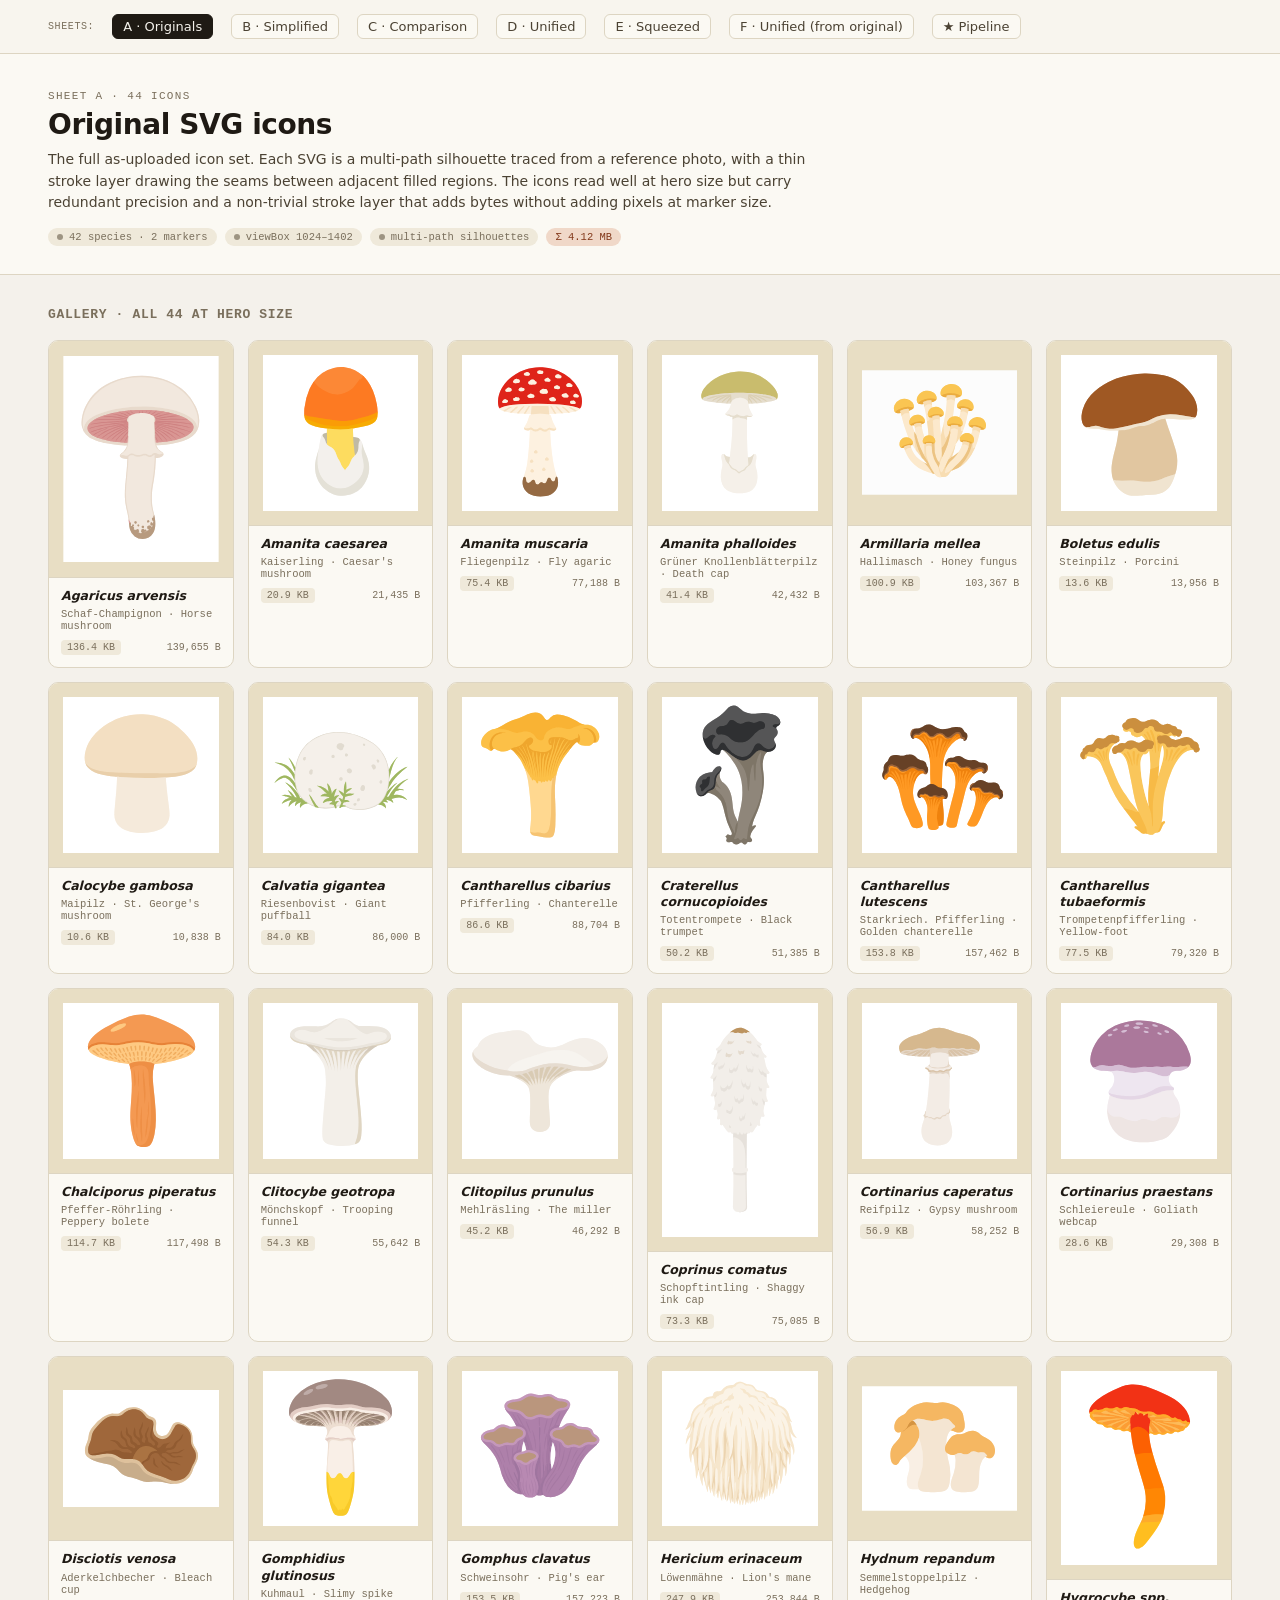
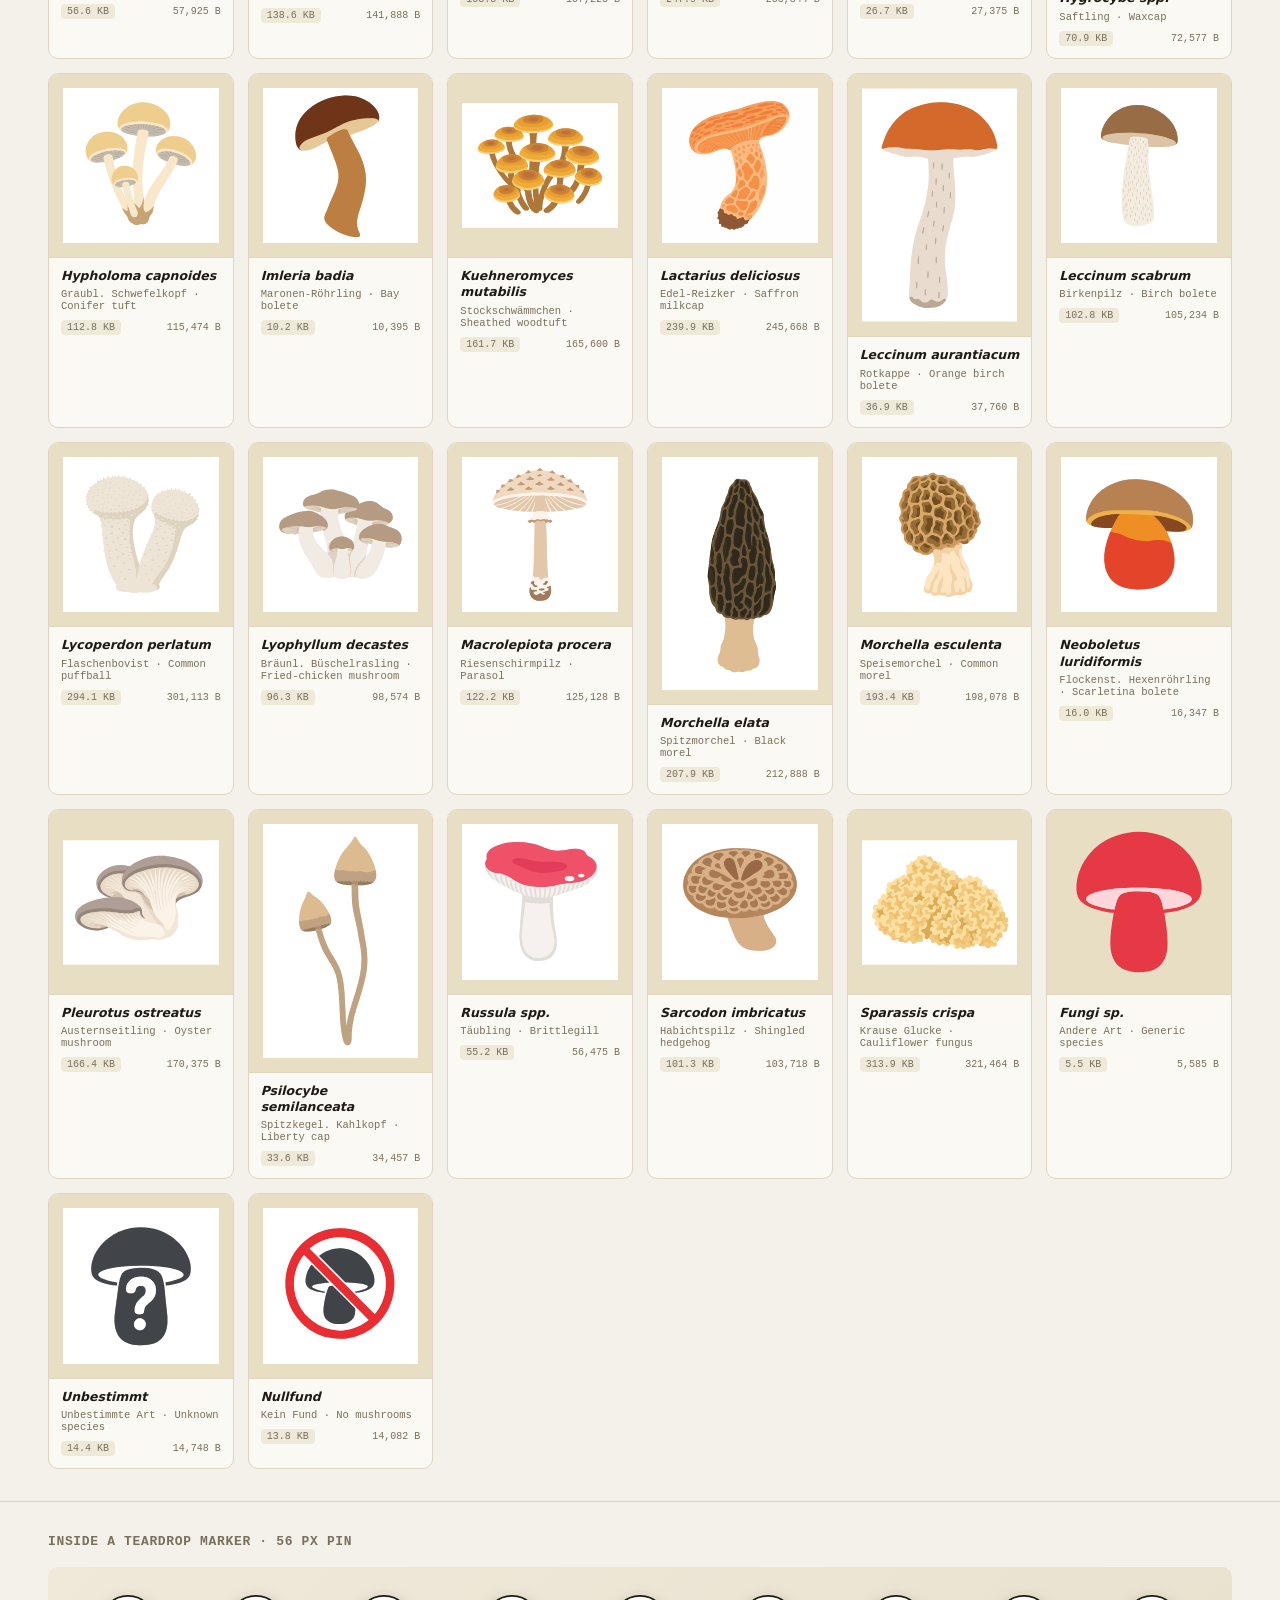
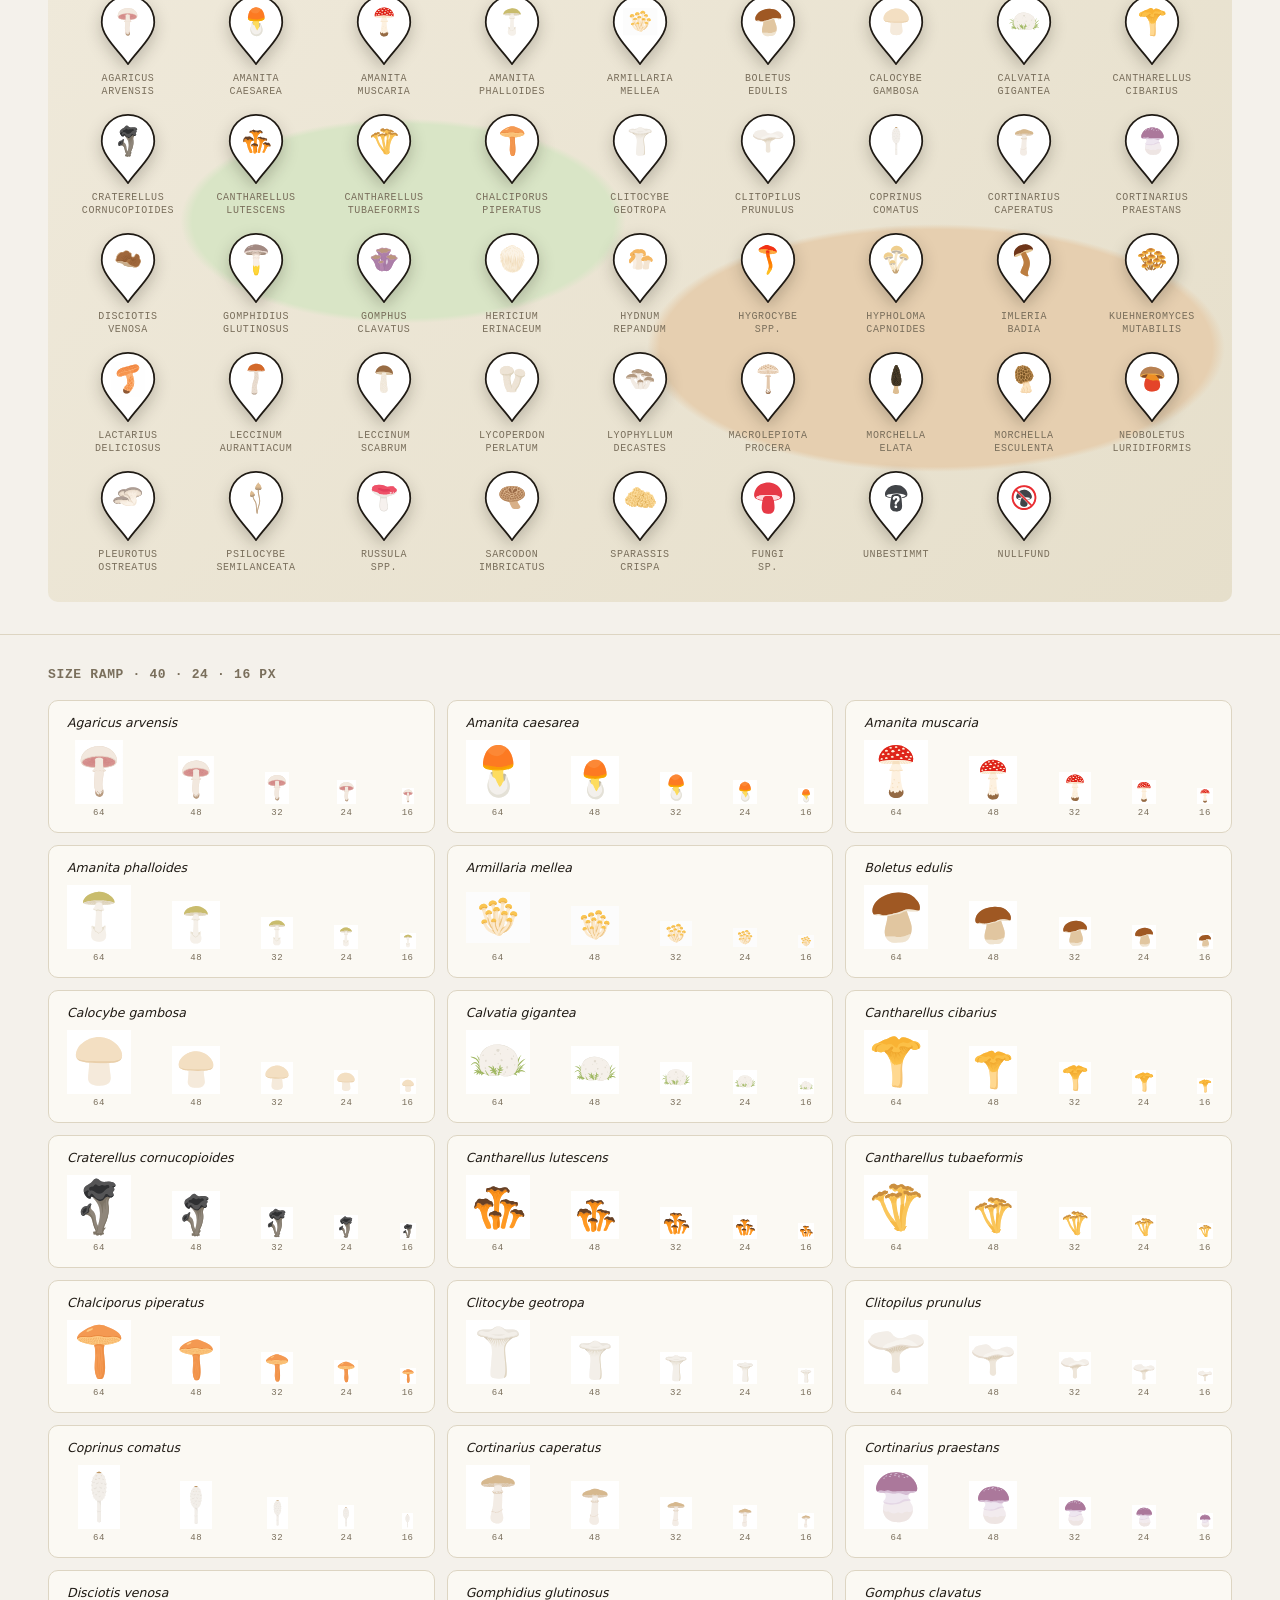
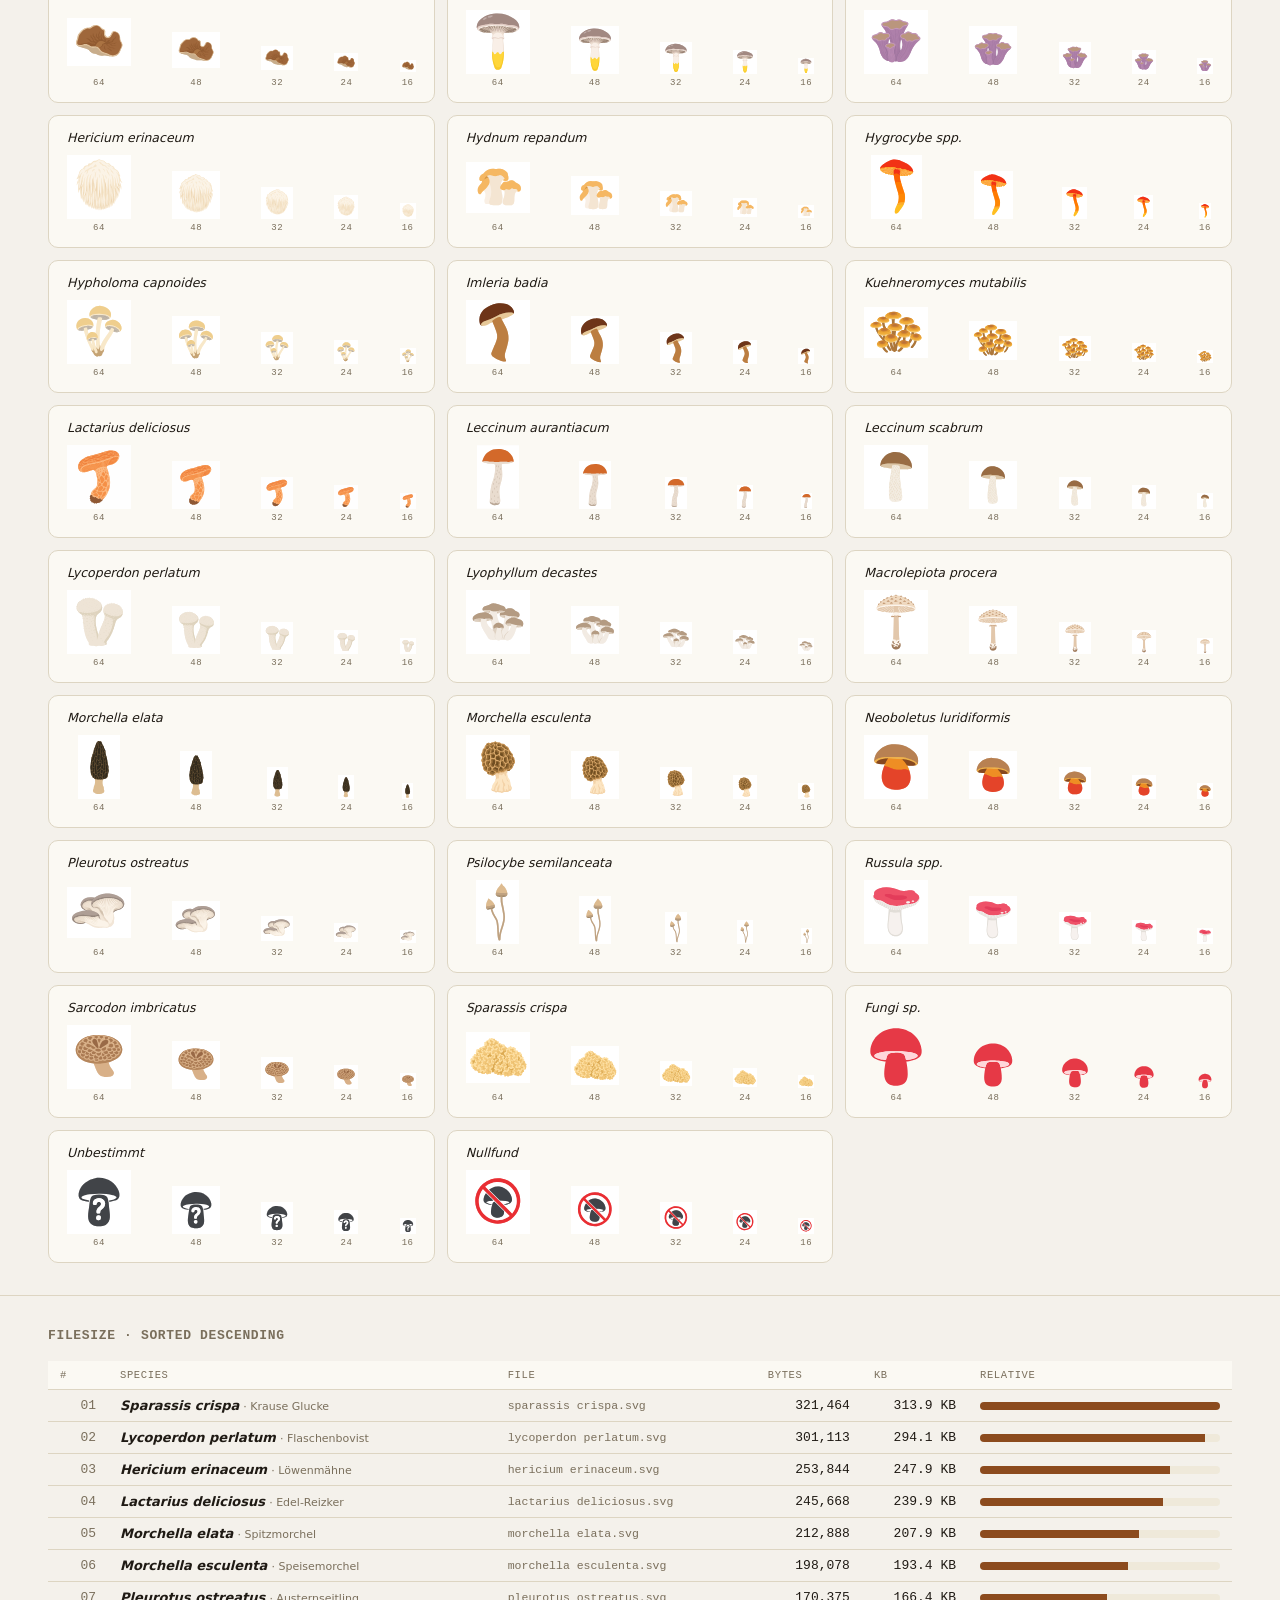
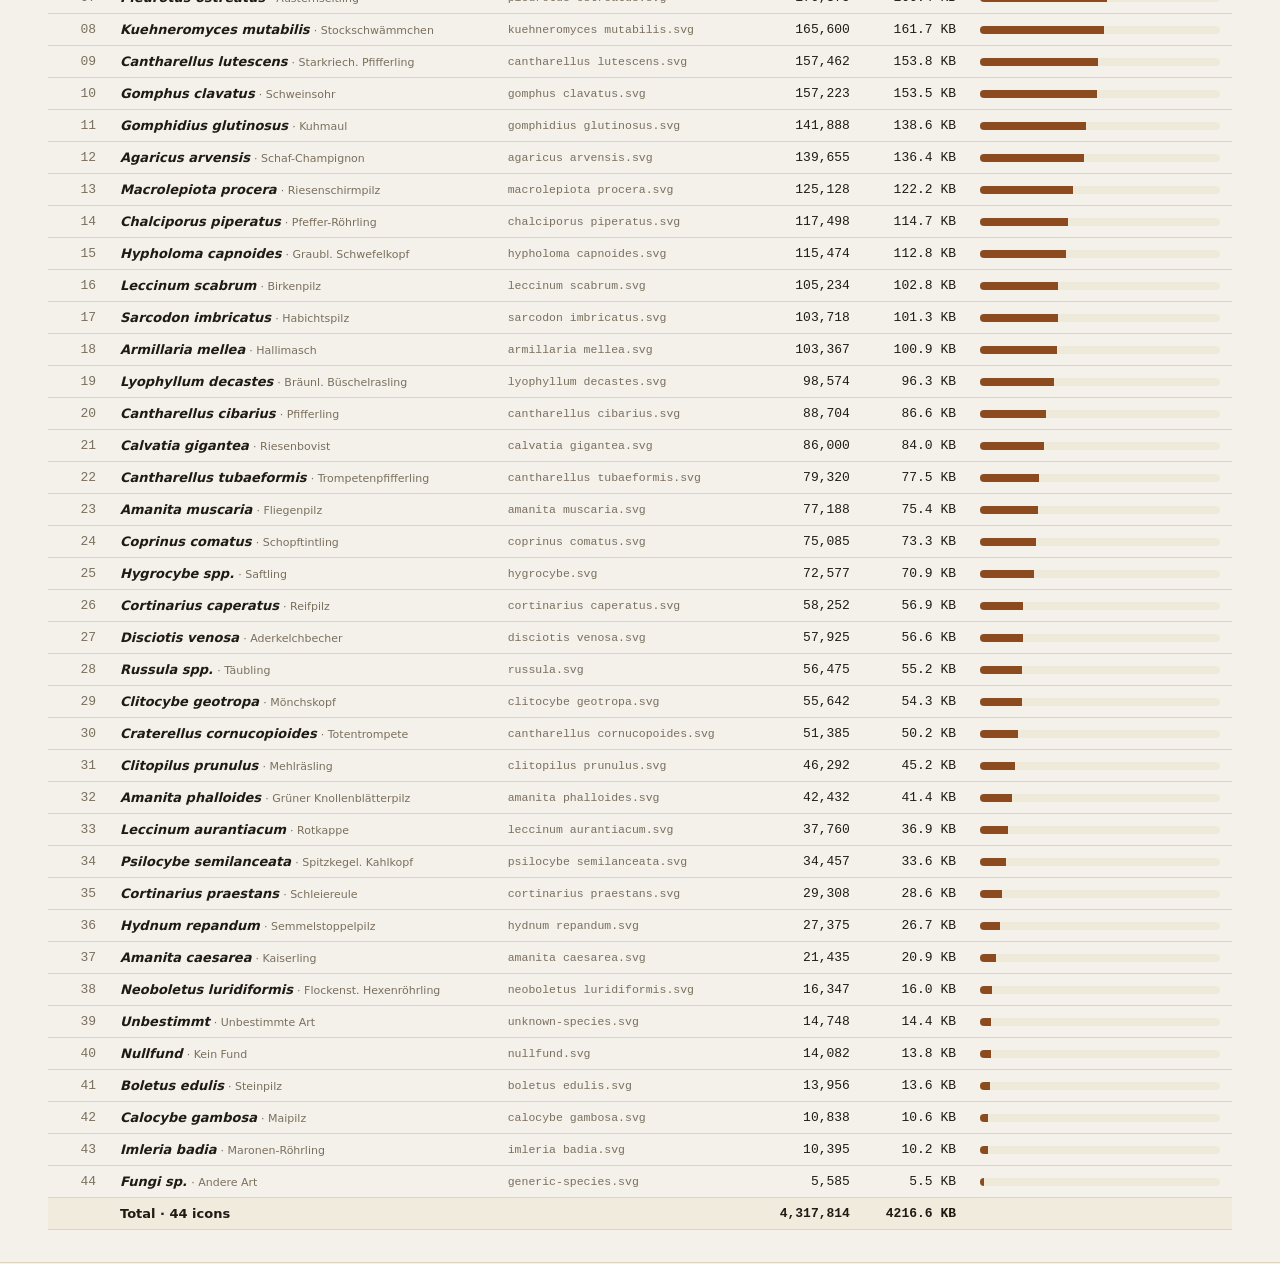
<file: Icons - Original.html>
<!doctype html>
<html lang="en">
<head>
  <meta charset="utf-8"/>
  <title>Original mushroom icons</title>
  <meta name="viewport" content="width=device-width, initial-scale=1"/>
  <link rel="stylesheet" href="icons/sheets.css"/>
  <style>
    .toolbar {
      display: flex;
      gap: 18px;
      padding: 14px 48px;
      align-items: center;
      border-bottom: 1px solid var(--rule);
      background: #F8F5EE;
      font-size: 13px;
      color: var(--ink-2);
    }
    .toolbar a { color: var(--ink-2); text-decoration: none; padding: 4px 10px; border-radius: 6px; border: 1px solid var(--rule); background: var(--bg-card); }
    .toolbar a.active { background: var(--ink); color: #F4F1EB; border-color: var(--ink); }
    .toolbar a:hover { border-color: var(--ink); }

    section.block { padding: 32px 48px; border-bottom: 1px solid var(--rule); }
    section.block > h2 { font-size: 13px; font-weight: 600; letter-spacing: 0.05em; text-transform: uppercase; color: var(--ink-3); margin: 0 0 18px; font-family: var(--mono); }

    /* Overview gallery — icons at hero size */
    .gallery {
      display: grid;
      grid-template-columns: repeat(auto-fill, minmax(180px, 1fr));
      gap: 14px;
    }
    .tile { border-radius: 10px; overflow: hidden; border: 1px solid var(--rule); background: var(--bg-card); display: flex; flex-direction: column; }
    .tile .hero { aspect-ratio: 1 / 1; display: flex; align-items: center; justify-content: center; padding: 14px; background: #E8DEC4; }
    .tile .hero img { width: 100%; height: 100%; object-fit: contain; }
    .tile .meta { padding: 10px 12px 12px; display: flex; flex-direction: column; gap: 2px; border-top: 1px solid var(--rule); }
    .tile .meta .latin { font-size: 12.5px; line-height: 1.3; }
    .tile .meta .common { font-size: 10.5px; }
    .tile .meta .size { font-family: var(--mono); font-size: 10px; color: var(--ink-3); margin-top: 6px; display: flex; justify-content: space-between; align-items: center; }
    .tile .meta .size .px { background: #EFE9DA; padding: 2px 6px; border-radius: 4px; }

    /* Pin row */
    .pin-row {
      display: grid;
      grid-template-columns: repeat(auto-fill, minmax(110px, 1fr));
      gap: 16px;
      padding: 28px 24px;
      border-radius: 10px;
      background: var(--bg-map-figured);
    }
    .pin-cell { display: flex; flex-direction: column; align-items: center; gap: 8px; }
    .pin-cell .lab { text-align: center; line-height: 1.25; max-width: 110px; }

    /* Size ramp */
    .ramp-row { display: grid; grid-template-columns: repeat(auto-fill, minmax(300px, 1fr)); gap: 12px; }
    .ramp { background: var(--bg-card); border: 1px solid var(--rule); border-radius: 10px; padding: 14px 18px; }
    .ramp .name { font-style: italic; font-size: 12.5px; margin-bottom: 10px; }
    .ramp .row { display: flex; align-items: flex-end; justify-content: space-between; gap: 12px; }
    .ramp .step { display: flex; flex-direction: column; align-items: center; gap: 4px; }
    .ramp .step img { display: block; object-fit: contain; }
    .ramp .step .lab { font-size: 9px; }

    /* Filesize table */
    table.sizes { width: 100%; border-collapse: collapse; font-size: 13px; }
    table.sizes th, table.sizes td { padding: 8px 12px; text-align: left; border-bottom: 1px solid var(--rule); }
    table.sizes th { font-family: var(--mono); font-size: 10.5px; letter-spacing: 0.06em; text-transform: uppercase; color: var(--ink-3); font-weight: 500; background: var(--bg-card); position: sticky; top: 0; }
    table.sizes td.num { font-family: var(--mono); text-align: right; white-space: nowrap; }
    table.sizes td .latin { font-size: 13px; }
    table.sizes tbody tr:hover { background: var(--bg-card); }
    .bar-cell { width: 240px; }
    .bar { height: 8px; background: #EFE9DA; border-radius: 4px; overflow: hidden; }
    .bar > span { display: block; height: 100%; background: var(--accent); }
    .totals td { font-weight: 600; background: #F0EBDD; }
  </style>
</head>
<body>
  <div class="toolbar">
    <span class="lab">Sheets:</span>
    <a href="Icons - Original.html" class="active">A · Originals</a>
    <a href="Icons - Simplified.html">B · Simplified</a>
    <a href="Icons - Comparison.html">C · Comparison</a>
    <a href="Icons - Unified.html">D · Unified</a>
    <a href="Icons - Squeezed.html">E · Squeezed</a>
    <a href="Icons - Unified (from Original).html">F · Unified (from original)</a>
    <a href="Icons - Pipeline.html">★ Pipeline</a>
  </div>

  <header class="sheet-header">
    <div class="kicker">Sheet A · <span id="countKicker"></span> icons</div>
    <h1>Original SVG icons</h1>
    <p>
      The full as-uploaded icon set. Each SVG is a multi-path silhouette traced from a reference photo,
      with a thin stroke layer drawing the seams between adjacent filled regions. The icons read well at
      hero size but carry redundant precision and a non-trivial stroke layer that adds bytes without
      adding pixels at marker size.
    </p>
    <div class="pills">
      <span class="pill dot" id="pillCount"></span>
      <span class="pill dot">viewBox 1024–1402</span>
      <span class="pill dot">multi-path silhouettes</span>
      <span class="pill bad" id="pillTotalOrig"></span>
    </div>
  </header>

  <section class="block">
    <h2>Gallery · all <span id="galleryCount"></span> at hero size</h2>
    <div class="gallery" id="gallery"></div>
  </section>

  <section class="block">
    <h2>Inside a teardrop marker · 56 px pin</h2>
    <div class="pin-row" id="pinRow"></div>
  </section>

  <section class="block">
    <h2>Size ramp · 40 · 24 · 16 px</h2>
    <div class="ramp-row" id="rampRow"></div>
  </section>

  <section class="block">
    <h2>Filesize · sorted descending</h2>
    <table class="sizes" id="sizesTable">
      <thead>
        <tr>
          <th style="width: 36px;">#</th>
          <th>Species</th>
          <th>File</th>
          <th class="num">Bytes</th>
          <th class="num">KB</th>
          <th class="bar-cell">Relative</th>
        </tr>
      </thead>
      <tbody></tbody>
    </table>
  </section>

  <script src="icons/species-data.js"></script>
  <script>
    const root = (p) => "icons/originals/" + encodeURIComponent(p);

    // Count labels
    document.getElementById('countKicker').textContent = ALL_ICONS.length;
    document.getElementById('pillCount').textContent = SPECIES.length + ' species · ' + MARKERS.length + ' markers';
    document.getElementById('galleryCount').textContent = ALL_ICONS.length;
    const _totalOrig = ALL_ICONS.reduce((a, s) => a + SIZES[s.file].orig, 0);
    document.getElementById('pillTotalOrig').textContent = 'Σ ' + (_totalOrig/1024/1024).toFixed(2) + ' MB';

    // Gallery
    const gallery = document.getElementById('gallery');
    ALL_ICONS.forEach(s => {
      const sz = SIZES[s.file].orig;
      gallery.insertAdjacentHTML('beforeend', `
        <div class="tile">
          <div class="hero" style="background:#E8DEC4;"><img src="${root(s.file)}" alt="${s.latin}"></div>
          <div class="meta">
            <div class="latin">${s.latin}</div>
            <div class="common">${s.de} · ${s.en}</div>
            <div class="size"><span class="px">${fmtKB(sz)}</span><span>${sz.toLocaleString()} B</span></div>
          </div>
        </div>
      `);
    });

    // Pin row — 56px pins
    const pinRow = document.getElementById('pinRow');
    ALL_ICONS.forEach(s => {
      const size = 56;
      pinRow.insertAdjacentHTML('beforeend', `
        <div class="pin-cell">
          <div class="pin" style="width:${size}px;height:${size*1.25}px;">
            <svg class="pin-shape" viewBox="0 0 64 80" width="${size}" height="${size*1.25}">
              <path d="M32 1 C15 1 2 14 2 31 C2 48 22 64 32 79 C42 64 62 48 62 31 C62 14 49 1 32 1 Z" fill="#FFFFFF" stroke="#1F1A14" stroke-width="2"/>
            </svg>
            <div class="pin-icon" style="width:${size*0.62}px;height:${size*0.62}px;">
              <img src="${root(s.file)}" style="width:100%;height:100%;object-fit:contain;">
            </div>
          </div>
          <div class="lab">${s.latin.split(' ').map(w => `<div>${w}</div>`).join('')}</div>
        </div>
      `);
    });

    // Size ramp
    const rampRow = document.getElementById('rampRow');
    ALL_ICONS.forEach(s => {
      rampRow.insertAdjacentHTML('beforeend', `
        <div class="ramp">
          <div class="name">${s.latin}</div>
          <div class="row">
            ${[64, 48, 32, 24, 16].map(px => `
              <div class="step">
                <img src="${root(s.file)}" style="width:${px}px;height:${px}px;">
                <div class="lab">${px}</div>
              </div>
            `).join('')}
          </div>
        </div>
      `);
    });

    // Filesize table — sorted desc
    const sorted = ALL_ICONS.slice().map(s => ({ s, sz: SIZES[s.file].orig })).sort((a, b) => b.sz - a.sz);
    const maxSz = sorted[0].sz;
    const tbody = document.querySelector('#sizesTable tbody');
    let total = 0;
    sorted.forEach((row, i) => {
      total += row.sz;
      tbody.insertAdjacentHTML('beforeend', `
        <tr>
          <td class="num" style="color:var(--ink-3);">${(i+1).toString().padStart(2,'0')}</td>
          <td><span class="latin">${row.s.latin}</span> <span style="color:var(--ink-3);font-size:11px;">· ${row.s.de}</span></td>
          <td style="font-family:var(--mono);font-size:11.5px;color:var(--ink-3);">${row.s.file}</td>
          <td class="num">${row.sz.toLocaleString()}</td>
          <td class="num">${(row.sz/1024).toFixed(1)} KB</td>
          <td class="bar-cell"><div class="bar"><span style="width:${(row.sz/maxSz*100).toFixed(1)}%;"></span></div></td>
        </tr>
      `);
    });
    tbody.insertAdjacentHTML('beforeend', `
      <tr class="totals">
        <td></td>
        <td>Total · ${ALL_ICONS.length} icons</td>
        <td></td>
        <td class="num">${total.toLocaleString()}</td>
        <td class="num">${(total/1024).toFixed(1)} KB</td>
        <td class="bar-cell"></td>
      </tr>
    `);
  </script>
</body>
</html>
</file>
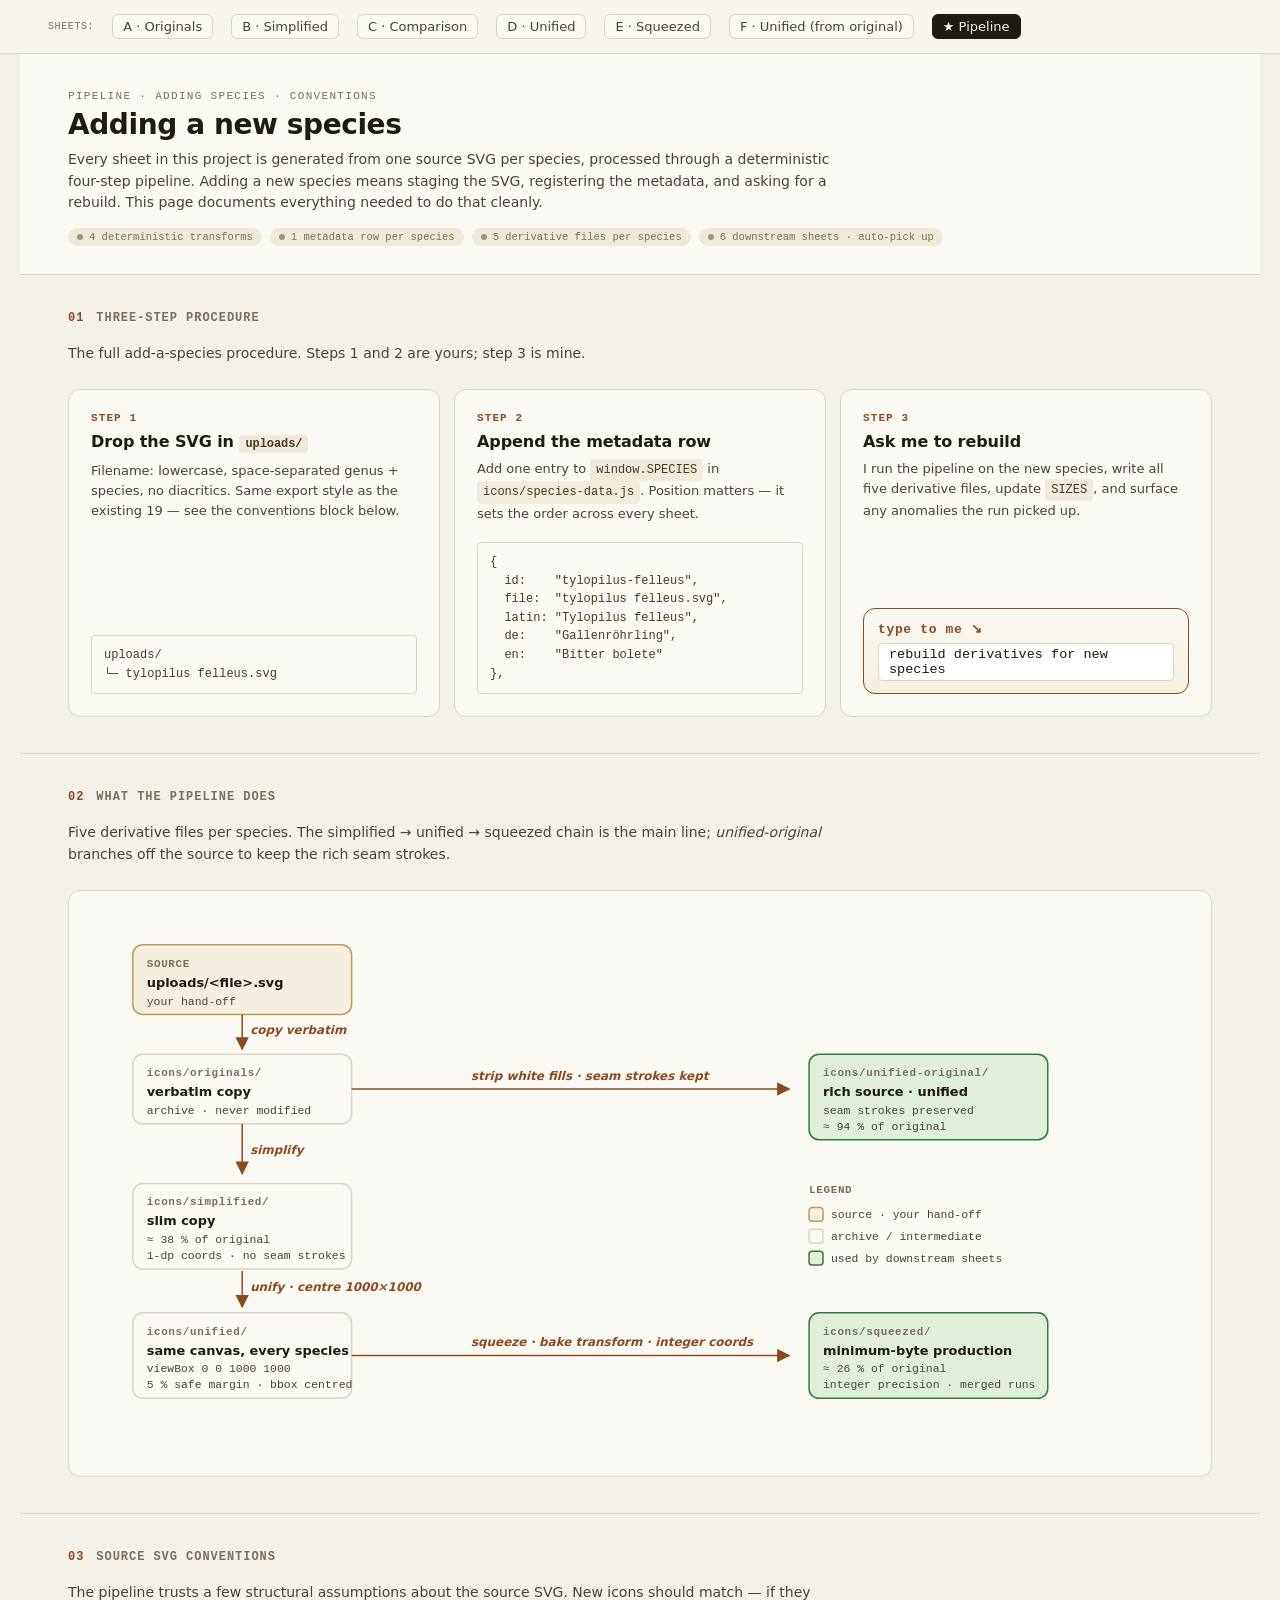
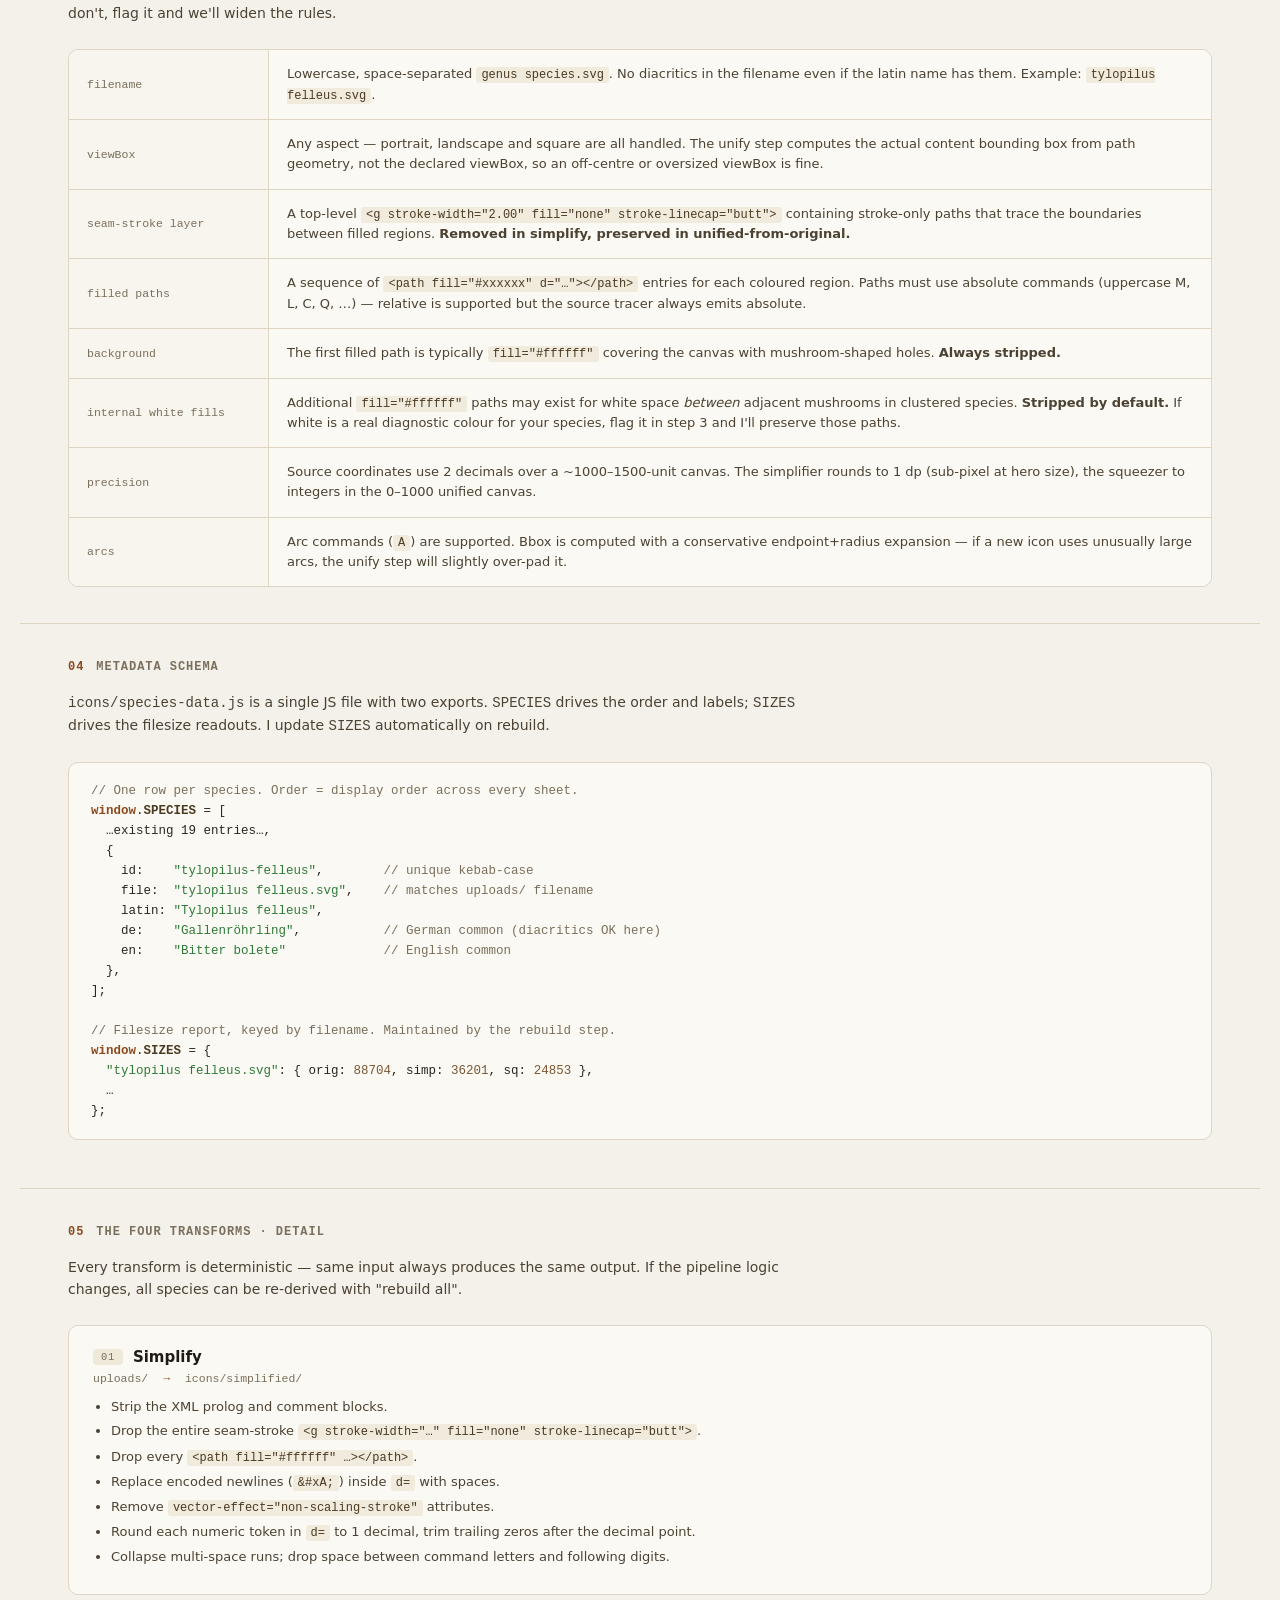
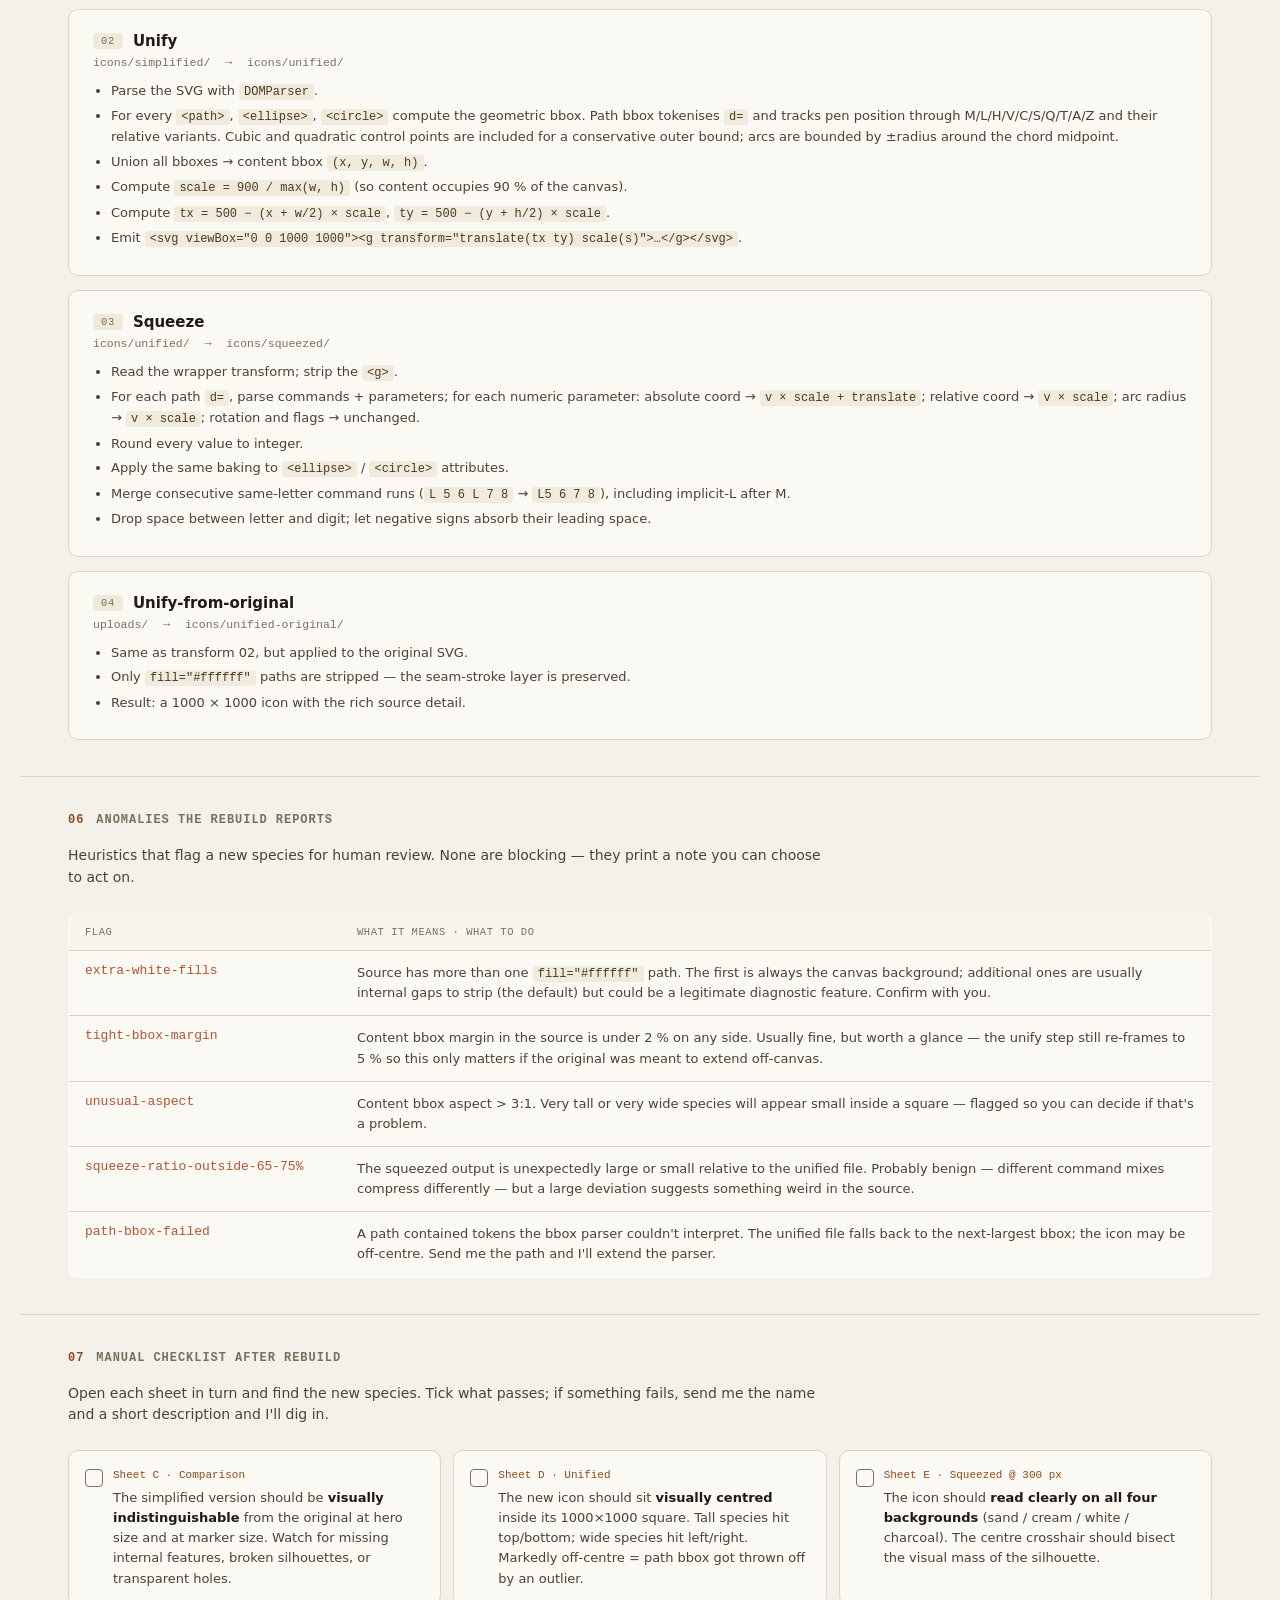
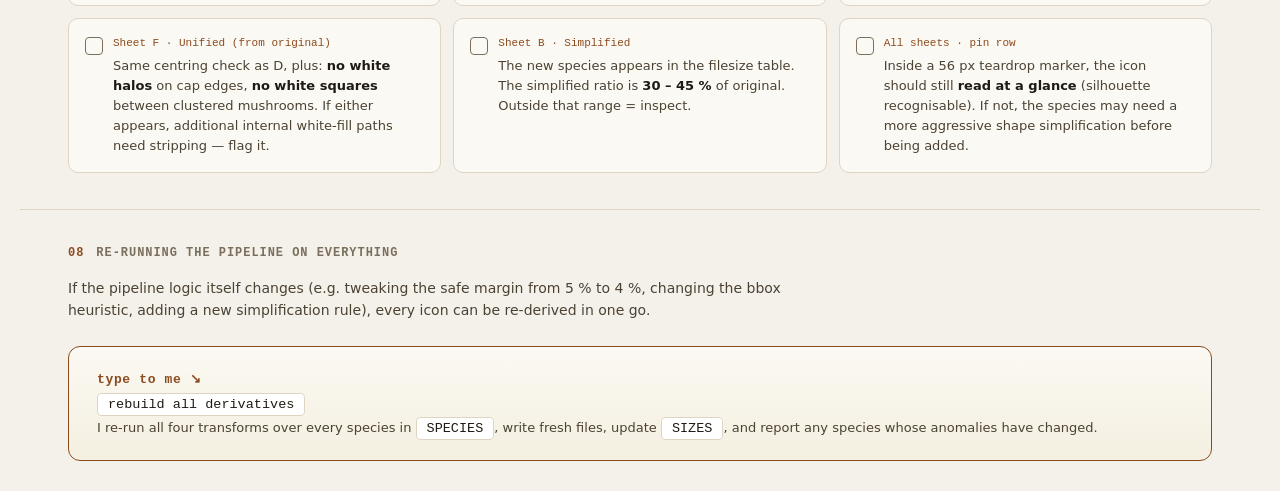
<file: Icons - Pipeline.html>
<!doctype html>
<html lang="en">
<head>
  <meta charset="utf-8"/>
  <title>Pipeline & adding species — mushroom icons</title>
  <meta name="viewport" content="width=device-width, initial-scale=1"/>
  <link rel="stylesheet" href="icons/sheets.css"/>
  <style>
    .toolbar {
      display: flex;
      gap: 18px;
      padding: 14px 48px;
      align-items: center;
      border-bottom: 1px solid var(--rule);
      background: #F8F5EE;
      font-size: 13px;
      color: var(--ink-2);
      flex-wrap: wrap;
    }
    .toolbar a { color: var(--ink-2); text-decoration: none; padding: 4px 10px; border-radius: 6px; border: 1px solid var(--rule); background: var(--bg-card); }
    .toolbar a.active { background: var(--ink); color: #F4F1EB; border-color: var(--ink); }
    .toolbar a:hover { border-color: var(--ink); }

    main { max-width: 1240px; margin: 0 auto; }

    section.block { padding: 36px 48px; border-bottom: 1px solid var(--rule); }
    section.block > h2 { font-size: 12px; font-weight: 600; letter-spacing: 0.08em; text-transform: uppercase; color: var(--ink-3); margin: 0 0 18px; font-family: var(--mono); }
    section.block > h2 .num { color: var(--accent); margin-right: 12px; }
    section.block > p.lede { color: var(--ink-2); font-size: 14px; line-height: 1.55; max-width: 760px; margin: 0 0 24px; }

    /* Procedure steps */
    .procedure { display: grid; grid-template-columns: repeat(auto-fit, minmax(260px, 1fr)); gap: 14px; }
    .step-card {
      background: var(--bg-card);
      border: 1px solid var(--rule);
      border-radius: 12px;
      padding: 22px;
      position: relative;
      display: flex; flex-direction: column; gap: 8px;
    }
    .step-card .step-num {
      font-family: var(--mono); font-size: 11px; letter-spacing: 0.1em;
      color: var(--accent); font-weight: 600;
    }
    .step-card h3 { font-size: 16px; font-weight: 600; margin: 0; letter-spacing: -0.005em; }
    .step-card p { font-size: 13px; color: var(--ink-2); line-height: 1.55; margin: 0; }
    .step-card .pseudo { margin-top: auto; padding-top: 10px; }
    .step-card code, .step-card pre { font-family: var(--mono); font-size: 12px; background: #F0EBDD; padding: 2px 6px; border-radius: 4px; color: #4A3A22; display: inline-block; }
    .step-card pre {
      display: block;
      padding: 10px 12px;
      line-height: 1.55;
      white-space: pre;
      overflow-x: auto;
      border: 1px solid var(--rule);
      background: #FBF9F3;
    }
    .step-card .pseudo pre { margin: 0; }

    /* Pipeline diagram */
    .diagram { background: var(--bg-card); border: 1px solid var(--rule); border-radius: 12px; padding: 24px; overflow-x: auto; }
    .diagram svg { display: block; margin: 0 auto; max-width: 100%; height: auto; }

    /* Conventions list */
    .convention-grid { display: grid; grid-template-columns: 200px 1fr; gap: 0; border: 1px solid var(--rule); border-radius: 10px; overflow: hidden; }
    .convention-grid > div { padding: 14px 18px; border-bottom: 1px solid var(--rule); }
    .convention-grid > div:nth-last-child(-n+2) { border-bottom: none; }
    .convention-grid > .key {
      font-family: var(--mono); font-size: 11.5px; color: var(--ink-3);
      background: #F8F5EE; border-right: 1px solid var(--rule);
      display: flex; align-items: center;
    }
    .convention-grid > .val { background: var(--bg-card); font-size: 13px; color: var(--ink-2); line-height: 1.55; }
    .convention-grid > .val code { font-family: var(--mono); font-size: 12px; background: #F0EBDD; padding: 1px 5px; border-radius: 3px; color: #4A3A22; }

    /* Code block (full) */
    pre.code {
      font-family: var(--mono); font-size: 12.5px;
      background: #FBF9F3;
      border: 1px solid var(--rule);
      border-radius: 10px;
      padding: 18px 22px;
      line-height: 1.6;
      overflow-x: auto;
      color: #2A2520;
      max-width: 100%;
    }
    pre.code .c { color: var(--ink-3); } /* comment */
    pre.code .k { color: var(--accent); font-weight: 600; } /* keyword */
    pre.code .s { color: #2F7A3A; } /* string */
    pre.code .n { color: #7A5634; } /* number */
    pre.code .a { color: #4A3A22; font-weight: 600; } /* attribute name */

    /* Transform details */
    .transforms { display: grid; grid-template-columns: 1fr; gap: 14px; }
    .transform {
      background: var(--bg-card);
      border: 1px solid var(--rule);
      border-radius: 10px;
      padding: 22px 24px;
    }
    .transform h3 { margin: 0 0 6px; font-size: 15px; font-weight: 600; display: flex; align-items: center; gap: 10px; }
    .transform h3 .tag { font-family: var(--mono); font-size: 10.5px; padding: 2px 8px; border-radius: 4px; background: #EFE9DA; color: var(--ink-3); font-weight: 500; }
    .transform .from-to { font-family: var(--mono); font-size: 11.5px; color: var(--ink-3); margin: 0 0 12px; }
    .transform .from-to .arrow { color: var(--accent); margin: 0 8px; }
    .transform ul { margin: 8px 0 0; padding: 0 0 0 18px; font-size: 13px; color: var(--ink-2); line-height: 1.6; }
    .transform ul li { margin-bottom: 4px; }
    .transform ul code { font-family: var(--mono); font-size: 12px; background: #F0EBDD; padding: 1px 5px; border-radius: 3px; color: #4A3A22; }

    /* Checklist */
    .checklist { display: grid; grid-template-columns: repeat(auto-fit, minmax(290px, 1fr)); gap: 12px; }
    .check {
      background: var(--bg-card);
      border: 1px solid var(--rule);
      border-radius: 10px;
      padding: 16px 18px;
      font-size: 13px;
      color: var(--ink-2);
      line-height: 1.55;
      position: relative;
      padding-left: 44px;
    }
    .check::before {
      content: "";
      position: absolute;
      left: 16px; top: 18px;
      width: 16px; height: 16px;
      border: 1.5px solid var(--ink-3);
      border-radius: 4px;
      background: #FBF9F3;
    }
    .check b { color: var(--ink); }
    .check .sheet { font-family: var(--mono); font-size: 11px; color: var(--accent); display: block; margin-bottom: 4px; }
    .check a { color: var(--accent); text-decoration: none; }
    .check a:hover { text-decoration: underline; }

    /* Anomalies */
    .anom-table { width: 100%; border-collapse: collapse; font-size: 13px; background: var(--bg-card); border: 1px solid var(--rule); border-radius: 10px; overflow: hidden; }
    .anom-table th, .anom-table td { padding: 12px 16px; text-align: left; border-bottom: 1px solid var(--rule); vertical-align: top; }
    .anom-table tr:last-child td { border-bottom: none; }
    .anom-table th { font-family: var(--mono); font-size: 10.5px; letter-spacing: 0.05em; text-transform: uppercase; color: var(--ink-3); font-weight: 500; background: #F8F5EE; }
    .anom-table td.flag { font-family: var(--mono); color: var(--bad); white-space: nowrap; }
    .anom-table td.detail { color: var(--ink-2); line-height: 1.55; }
    .anom-table td.detail code { font-family: var(--mono); font-size: 12px; background: #F0EBDD; padding: 1px 5px; border-radius: 3px; color: #4A3A22; }

    /* Inline ask box */
    .ask {
      background: linear-gradient(180deg, #FBF9F3 0%, #F4EFE0 100%);
      border: 1px solid var(--accent);
      border-radius: 12px;
      padding: 24px 28px;
      margin-top: 8px;
    }
    .ask .pre { font-family: var(--mono); font-size: 13px; color: var(--accent); margin-bottom: 6px; letter-spacing: 0.05em; font-weight: 600; }
    .ask code { font-family: var(--mono); background: #FFFFFF; padding: 3px 10px; border-radius: 4px; font-size: 13.5px; color: var(--ink); border: 1px solid var(--rule); }
    .ask p { font-size: 13px; color: var(--ink-2); margin: 8px 0 0; }
  </style>
</head>
<body>
  <div class="toolbar">
    <span class="lab">Sheets:</span>
    <a href="Icons - Original.html">A · Originals</a>
    <a href="Icons - Simplified.html">B · Simplified</a>
    <a href="Icons - Comparison.html">C · Comparison</a>
    <a href="Icons - Unified.html">D · Unified</a>
    <a href="Icons - Squeezed.html">E · Squeezed</a>
    <a href="Icons - Unified (from Original).html">F · Unified (from original)</a>
    <a href="Icons - Pipeline.html" class="active">★ Pipeline</a>
  </div>

  <main>
    <header class="sheet-header">
      <div class="kicker">Pipeline · adding species · conventions</div>
      <h1>Adding a new species</h1>
      <p>
        Every sheet in this project is generated from one source SVG per species, processed through
        a deterministic four-step pipeline. Adding a new species means staging the SVG, registering
        the metadata, and asking for a rebuild. This page documents everything needed to do that
        cleanly.
      </p>
      <div class="pills">
        <span class="pill dot">4 deterministic transforms</span>
        <span class="pill dot">1 metadata row per species</span>
        <span class="pill dot">5 derivative files per species</span>
        <span class="pill dot">6 downstream sheets · auto-pick up</span>
      </div>
    </header>

    <section class="block">
      <h2><span class="num">01</span>Three-step procedure</h2>
      <p class="lede">
        The full add-a-species procedure. Steps 1 and 2 are yours; step 3 is mine.
      </p>
      <div class="procedure">

        <div class="step-card">
          <span class="step-num">STEP 1</span>
          <h3>Drop the SVG in <code>uploads/</code></h3>
          <p>
            Filename: lowercase, space-separated genus + species, no diacritics.
            Same export style as the existing 19 — see the conventions block below.
          </p>
          <div class="pseudo">
            <pre>uploads/
└─ tylopilus felleus.svg</pre>
          </div>
        </div>

        <div class="step-card">
          <span class="step-num">STEP 2</span>
          <h3>Append the metadata row</h3>
          <p>
            Add one entry to <code>window.SPECIES</code> in <code>icons/species-data.js</code>.
            Position matters — it sets the order across every sheet.
          </p>
          <div class="pseudo">
            <pre>{
  id:    "tylopilus-felleus",
  file:  "tylopilus felleus.svg",
  latin: "Tylopilus felleus",
  de:    "Gallenröhrling",
  en:    "Bitter bolete"
},</pre>
          </div>
        </div>

        <div class="step-card">
          <span class="step-num">STEP 3</span>
          <h3>Ask me to rebuild</h3>
          <p>
            I run the pipeline on the new species, write all five derivative files,
            update <code>SIZES</code>, and surface any anomalies the run picked up.
          </p>
          <div class="pseudo">
            <div class="ask" style="margin: 0; padding: 12px 14px;">
              <div class="pre">type to me ↘</div>
              <code>rebuild derivatives for new species</code>
            </div>
          </div>
        </div>

      </div>
    </section>

    <section class="block">
      <h2><span class="num">02</span>What the pipeline does</h2>
      <p class="lede">
        Five derivative files per species. The simplified → unified → squeezed chain is the
        main line; <i>unified-original</i> branches off the source to keep the rich seam strokes.
      </p>
      <div class="diagram">
        <svg viewBox="0 0 1100 540" width="1100" height="540" xmlns="http://www.w3.org/2000/svg">
          <defs>
            <marker id="arrow" viewBox="0 0 10 10" refX="9" refY="5" markerWidth="9" markerHeight="9" orient="auto-start-reverse">
              <path d="M 0 0 L 10 5 L 0 10 Z" fill="#8C4B1E"/>
            </marker>
            <style>
              .box { fill: #FBF9F3; stroke: #DDD5C2; stroke-width: 1.5; }
              .box-src { fill: #F4EFE0; stroke: #B89C5A; }
              .box-final { fill: #E2EEDC; stroke: #2F7A3A; }
              .tag { font: 600 11px ui-monospace, Menlo, monospace; fill: #7A6F5C; letter-spacing: 0.06em; }
              .label { font: 600 13px ui-sans-serif, system-ui, sans-serif; fill: #1F1A14; }
              .desc { font: 11.5px ui-monospace, Menlo, monospace; fill: #4B4233; }
              .size { font: 600 11.5px ui-monospace, Menlo, monospace; fill: #2F7A3A; }
              .arrow-line { stroke: #8C4B1E; stroke-width: 1.5; fill: none; }
              .verb { font: italic 600 12px ui-sans-serif, system-ui; fill: #8C4B1E; }
            </style>
          </defs>

          <!-- uploads/ -->
          <g transform="translate(40, 30)">
            <rect class="box box-src" x="0" y="0" width="220" height="70" rx="10"/>
            <text class="tag" x="14" y="22">SOURCE</text>
            <text class="label" x="14" y="42">uploads/&lt;file&gt;.svg</text>
            <text class="desc" x="14" y="60">your hand-off</text>
          </g>

          <!-- arrow down to originals -->
          <line class="arrow-line" x1="150" y1="100" x2="150" y2="135" marker-end="url(#arrow)"/>
          <text class="verb" x="158" y="120">copy verbatim</text>

          <!-- originals/ -->
          <g transform="translate(40, 140)">
            <rect class="box" x="0" y="0" width="220" height="70" rx="10"/>
            <text class="tag" x="14" y="22">icons/originals/</text>
            <text class="label" x="14" y="42">verbatim copy</text>
            <text class="desc" x="14" y="60">archive · never modified</text>
          </g>

          <!-- arrow branching: down to simplified, right to unified-original -->
          <path class="arrow-line" d="M 150 210 L 150 260" marker-end="url(#arrow)"/>
          <text class="verb" x="158" y="240">simplify</text>

          <!-- branch right -->
          <path class="arrow-line" d="M 260 175 L 700 175" marker-end="url(#arrow)"/>
          <text class="verb" x="380" y="166">strip white fills · seam strokes kept</text>

          <!-- simplified/ -->
          <g transform="translate(40, 270)">
            <rect class="box" x="0" y="0" width="220" height="86" rx="10"/>
            <text class="tag" x="14" y="22">icons/simplified/</text>
            <text class="label" x="14" y="42">slim copy</text>
            <text class="desc" x="14" y="60">≈ 38 % of original</text>
            <text class="desc" x="14" y="76">1-dp coords · no seam strokes</text>
          </g>

          <!-- arrow down to unified -->
          <line class="arrow-line" x1="150" y1="358" x2="150" y2="394" marker-end="url(#arrow)"/>
          <text class="verb" x="158" y="378">unify · centre 1000×1000</text>

          <!-- unified/ -->
          <g transform="translate(40, 400)">
            <rect class="box" x="0" y="0" width="220" height="86" rx="10"/>
            <text class="tag" x="14" y="22">icons/unified/</text>
            <text class="label" x="14" y="42">same canvas, every species</text>
            <text class="desc" x="14" y="60">viewBox 0 0 1000 1000</text>
            <text class="desc" x="14" y="76">5 % safe margin · bbox centred</text>
          </g>

          <!-- arrow right to squeezed -->
          <line class="arrow-line" x1="260" y1="443" x2="700" y2="443" marker-end="url(#arrow)"/>
          <text class="verb" x="380" y="433">squeeze · bake transform · integer coords</text>

          <!-- squeezed/ -->
          <g transform="translate(720, 400)">
            <rect class="box box-final" x="0" y="0" width="240" height="86" rx="10"/>
            <text class="tag" x="14" y="22">icons/squeezed/</text>
            <text class="label" x="14" y="42">minimum-byte production</text>
            <text class="desc" x="14" y="60">≈ 26 % of original</text>
            <text class="desc" x="14" y="76">integer precision · merged runs</text>
          </g>

          <!-- unified-original/ -->
          <g transform="translate(720, 140)">
            <rect class="box box-final" x="0" y="0" width="240" height="86" rx="10"/>
            <text class="tag" x="14" y="22">icons/unified-original/</text>
            <text class="label" x="14" y="42">rich source · unified</text>
            <text class="desc" x="14" y="60">seam strokes preserved</text>
            <text class="desc" x="14" y="76">≈ 94 % of original</text>
          </g>

          <!-- Legend -->
          <g transform="translate(720, 280)">
            <text class="tag" x="0" y="0">LEGEND</text>
            <rect class="box box-src" x="0" y="14" width="14" height="14" rx="3"/>
            <text class="desc" x="22" y="25">source · your hand-off</text>
            <rect class="box" x="0" y="36" width="14" height="14" rx="3"/>
            <text class="desc" x="22" y="47">archive / intermediate</text>
            <rect class="box box-final" x="0" y="58" width="14" height="14" rx="3"/>
            <text class="desc" x="22" y="69">used by downstream sheets</text>
          </g>
        </svg>
      </div>
    </section>

    <section class="block">
      <h2><span class="num">03</span>Source SVG conventions</h2>
      <p class="lede">
        The pipeline trusts a few structural assumptions about the source SVG. New icons should
        match — if they don't, flag it and we'll widen the rules.
      </p>
      <div class="convention-grid">
        <div class="key">filename</div>
        <div class="val">Lowercase, space-separated <code>genus species.svg</code>. No diacritics in the filename even if the latin name has them. Example: <code>tylopilus felleus.svg</code>.</div>

        <div class="key">viewBox</div>
        <div class="val">Any aspect — portrait, landscape and square are all handled. The unify step computes the actual content bounding box from path geometry, not the declared viewBox, so an off-centre or oversized viewBox is fine.</div>

        <div class="key">seam-stroke layer</div>
        <div class="val">A top-level <code>&lt;g stroke-width="2.00" fill="none" stroke-linecap="butt"&gt;</code> containing stroke-only paths that trace the boundaries between filled regions. <b>Removed in simplify, preserved in unified-from-original.</b></div>

        <div class="key">filled paths</div>
        <div class="val">A sequence of <code>&lt;path fill="#xxxxxx" d="…"&gt;&lt;/path&gt;</code> entries for each coloured region. Paths must use absolute commands (uppercase M, L, C, Q, …) — relative is supported but the source tracer always emits absolute.</div>

        <div class="key">background</div>
        <div class="val">The first filled path is typically <code>fill="#ffffff"</code> covering the canvas with mushroom-shaped holes. <b>Always stripped.</b></div>

        <div class="key">internal white fills</div>
        <div class="val">Additional <code>fill="#ffffff"</code> paths may exist for white space <i>between</i> adjacent mushrooms in clustered species. <b>Stripped by default.</b> If white is a real diagnostic colour for your species, flag it in step 3 and I'll preserve those paths.</div>

        <div class="key">precision</div>
        <div class="val">Source coordinates use 2 decimals over a ~1000–1500-unit canvas. The simplifier rounds to 1 dp (sub-pixel at hero size), the squeezer to integers in the 0–1000 unified canvas.</div>

        <div class="key">arcs</div>
        <div class="val">Arc commands (<code>A</code>) are supported. Bbox is computed with a conservative endpoint+radius expansion — if a new icon uses unusually large arcs, the unify step will slightly over-pad it.</div>
      </div>
    </section>

    <section class="block">
      <h2><span class="num">04</span>Metadata schema</h2>
      <p class="lede">
        <code>icons/species-data.js</code> is a single JS file with two exports.
        <code>SPECIES</code> drives the order and labels; <code>SIZES</code> drives the filesize
        readouts. I update <code>SIZES</code> automatically on rebuild.
      </p>
      <pre class="code"><span class="c">// One row per species. Order = display order across every sheet.</span>
<span class="k">window</span>.<span class="a">SPECIES</span> = [
  …existing 19 entries…,
  {
    id:    <span class="s">"tylopilus-felleus"</span>,        <span class="c">// unique kebab-case</span>
    file:  <span class="s">"tylopilus felleus.svg"</span>,    <span class="c">// matches uploads/ filename</span>
    latin: <span class="s">"Tylopilus felleus"</span>,
    de:    <span class="s">"Gallenröhrling"</span>,           <span class="c">// German common (diacritics OK here)</span>
    en:    <span class="s">"Bitter bolete"</span>             <span class="c">// English common</span>
  },
];

<span class="c">// Filesize report, keyed by filename. Maintained by the rebuild step.</span>
<span class="k">window</span>.<span class="a">SIZES</span> = {
  <span class="s">"tylopilus felleus.svg"</span>: { orig: <span class="n">88704</span>, simp: <span class="n">36201</span>, sq: <span class="n">24853</span> },
  …
};</pre>
    </section>

    <section class="block">
      <h2><span class="num">05</span>The four transforms · detail</h2>
      <p class="lede">
        Every transform is deterministic — same input always produces the same output. If the
        pipeline logic changes, all species can be re-derived with "rebuild all".
      </p>
      <div class="transforms">

        <div class="transform">
          <h3><span class="tag">01</span>Simplify</h3>
          <div class="from-to">uploads/ <span class="arrow">→</span> icons/simplified/</div>
          <ul>
            <li>Strip the XML prolog and comment blocks.</li>
            <li>Drop the entire seam-stroke <code>&lt;g stroke-width="…" fill="none" stroke-linecap="butt"&gt;</code>.</li>
            <li>Drop every <code>&lt;path fill="#ffffff" …&gt;&lt;/path&gt;</code>.</li>
            <li>Replace encoded newlines (<code>&amp;#xA;</code>) inside <code>d=</code> with spaces.</li>
            <li>Remove <code>vector-effect="non-scaling-stroke"</code> attributes.</li>
            <li>Round each numeric token in <code>d=</code> to 1 decimal, trim trailing zeros after the decimal point.</li>
            <li>Collapse multi-space runs; drop space between command letters and following digits.</li>
          </ul>
        </div>

        <div class="transform">
          <h3><span class="tag">02</span>Unify</h3>
          <div class="from-to">icons/simplified/ <span class="arrow">→</span> icons/unified/</div>
          <ul>
            <li>Parse the SVG with <code>DOMParser</code>.</li>
            <li>For every <code>&lt;path&gt;</code>, <code>&lt;ellipse&gt;</code>, <code>&lt;circle&gt;</code> compute the geometric bbox.
              Path bbox tokenises <code>d=</code> and tracks pen position through M/L/H/V/C/S/Q/T/A/Z and their relative variants.
              Cubic and quadratic control points are included for a conservative outer bound; arcs are bounded by ±radius around the chord midpoint.</li>
            <li>Union all bboxes → content bbox <code>(x, y, w, h)</code>.</li>
            <li>Compute <code>scale = 900 / max(w, h)</code> (so content occupies 90 % of the canvas).</li>
            <li>Compute <code>tx = 500 − (x + w/2) × scale</code>, <code>ty = 500 − (y + h/2) × scale</code>.</li>
            <li>Emit <code>&lt;svg viewBox="0 0 1000 1000"&gt;&lt;g transform="translate(tx ty) scale(s)"&gt;…&lt;/g&gt;&lt;/svg&gt;</code>.</li>
          </ul>
        </div>

        <div class="transform">
          <h3><span class="tag">03</span>Squeeze</h3>
          <div class="from-to">icons/unified/ <span class="arrow">→</span> icons/squeezed/</div>
          <ul>
            <li>Read the wrapper transform; strip the <code>&lt;g&gt;</code>.</li>
            <li>For each path <code>d=</code>, parse commands + parameters; for each numeric parameter:
              absolute coord → <code>v × scale + translate</code>; relative coord → <code>v × scale</code>; arc radius → <code>v × scale</code>; rotation and flags → unchanged.</li>
            <li>Round every value to integer.</li>
            <li>Apply the same baking to <code>&lt;ellipse&gt;</code> / <code>&lt;circle&gt;</code> attributes.</li>
            <li>Merge consecutive same-letter command runs (<code>L 5 6 L 7 8</code> → <code>L5 6 7 8</code>), including implicit-L after M.</li>
            <li>Drop space between letter and digit; let negative signs absorb their leading space.</li>
          </ul>
        </div>

        <div class="transform">
          <h3><span class="tag">04</span>Unify-from-original</h3>
          <div class="from-to">uploads/ <span class="arrow">→</span> icons/unified-original/</div>
          <ul>
            <li>Same as transform 02, but applied to the original SVG.</li>
            <li>Only <code>fill="#ffffff"</code> paths are stripped — the seam-stroke layer is preserved.</li>
            <li>Result: a 1000 × 1000 icon with the rich source detail.</li>
          </ul>
        </div>

      </div>
    </section>

    <section class="block">
      <h2><span class="num">06</span>Anomalies the rebuild reports</h2>
      <p class="lede">
        Heuristics that flag a new species for human review. None are blocking — they print a note
        you can choose to act on.
      </p>
      <table class="anom-table">
        <thead>
          <tr>
            <th style="width:240px;">Flag</th>
            <th>What it means · what to do</th>
          </tr>
        </thead>
        <tbody>
          <tr>
            <td class="flag">extra-white-fills</td>
            <td class="detail">Source has more than one <code>fill="#ffffff"</code> path. The first is always the canvas background; additional ones are usually internal gaps to strip (the default) but could be a legitimate diagnostic feature. Confirm with you.</td>
          </tr>
          <tr>
            <td class="flag">tight-bbox-margin</td>
            <td class="detail">Content bbox margin in the source is under 2 % on any side. Usually fine, but worth a glance — the unify step still re-frames to 5 % so this only matters if the original was meant to extend off-canvas.</td>
          </tr>
          <tr>
            <td class="flag">unusual-aspect</td>
            <td class="detail">Content bbox aspect &gt; 3:1. Very tall or very wide species will appear small inside a square — flagged so you can decide if that's a problem.</td>
          </tr>
          <tr>
            <td class="flag">squeeze-ratio-outside-65-75%</td>
            <td class="detail">The squeezed output is unexpectedly large or small relative to the unified file. Probably benign — different command mixes compress differently — but a large deviation suggests something weird in the source.</td>
          </tr>
          <tr>
            <td class="flag">path-bbox-failed</td>
            <td class="detail">A path contained tokens the bbox parser couldn't interpret. The unified file falls back to the next-largest bbox; the icon may be off-centre. Send me the path and I'll extend the parser.</td>
          </tr>
        </tbody>
      </table>
    </section>

    <section class="block">
      <h2><span class="num">07</span>Manual checklist after rebuild</h2>
      <p class="lede">
        Open each sheet in turn and find the new species. Tick what passes; if something fails,
        send me the name and a short description and I'll dig in.
      </p>
      <div class="checklist">
        <div class="check">
          <span class="sheet">Sheet C · Comparison</span>
          The simplified version should be <b>visually indistinguishable</b> from the original at hero size and at marker size. Watch for missing internal features, broken silhouettes, or transparent holes.
        </div>
        <div class="check">
          <span class="sheet">Sheet D · Unified</span>
          The new icon should sit <b>visually centred</b> inside its 1000×1000 square. Tall species hit top/bottom; wide species hit left/right. Markedly off-centre = path bbox got thrown off by an outlier.
        </div>
        <div class="check">
          <span class="sheet">Sheet E · Squeezed @ 300 px</span>
          The icon should <b>read clearly on all four backgrounds</b> (sand / cream / white / charcoal). The centre crosshair should bisect the visual mass of the silhouette.
        </div>
        <div class="check">
          <span class="sheet">Sheet F · Unified (from original)</span>
          Same centring check as D, plus: <b>no white halos</b> on cap edges, <b>no white squares</b> between clustered mushrooms. If either appears, additional internal white-fill paths need stripping — flag it.
        </div>
        <div class="check">
          <span class="sheet">Sheet B · Simplified</span>
          The new species appears in the filesize table. The simplified ratio is <b>30 – 45 %</b> of original. Outside that range = inspect.
        </div>
        <div class="check">
          <span class="sheet">All sheets · pin row</span>
          Inside a 56 px teardrop marker, the icon should still <b>read at a glance</b> (silhouette recognisable). If not, the species may need a more aggressive shape simplification before being added.
        </div>
      </div>
    </section>

    <section class="block">
      <h2><span class="num">08</span>Re-running the pipeline on everything</h2>
      <p class="lede">
        If the pipeline logic itself changes (e.g. tweaking the safe margin from 5 % to 4 %,
        changing the bbox heuristic, adding a new simplification rule), every icon can be
        re-derived in one go.
      </p>
      <div class="ask">
        <div class="pre">type to me ↘</div>
        <code>rebuild all derivatives</code>
        <p>I re-run all four transforms over every species in <code>SPECIES</code>, write fresh files, update <code>SIZES</code>, and report any species whose anomalies have changed.</p>
      </div>
    </section>

  </main>
</body>
</html>
</file>
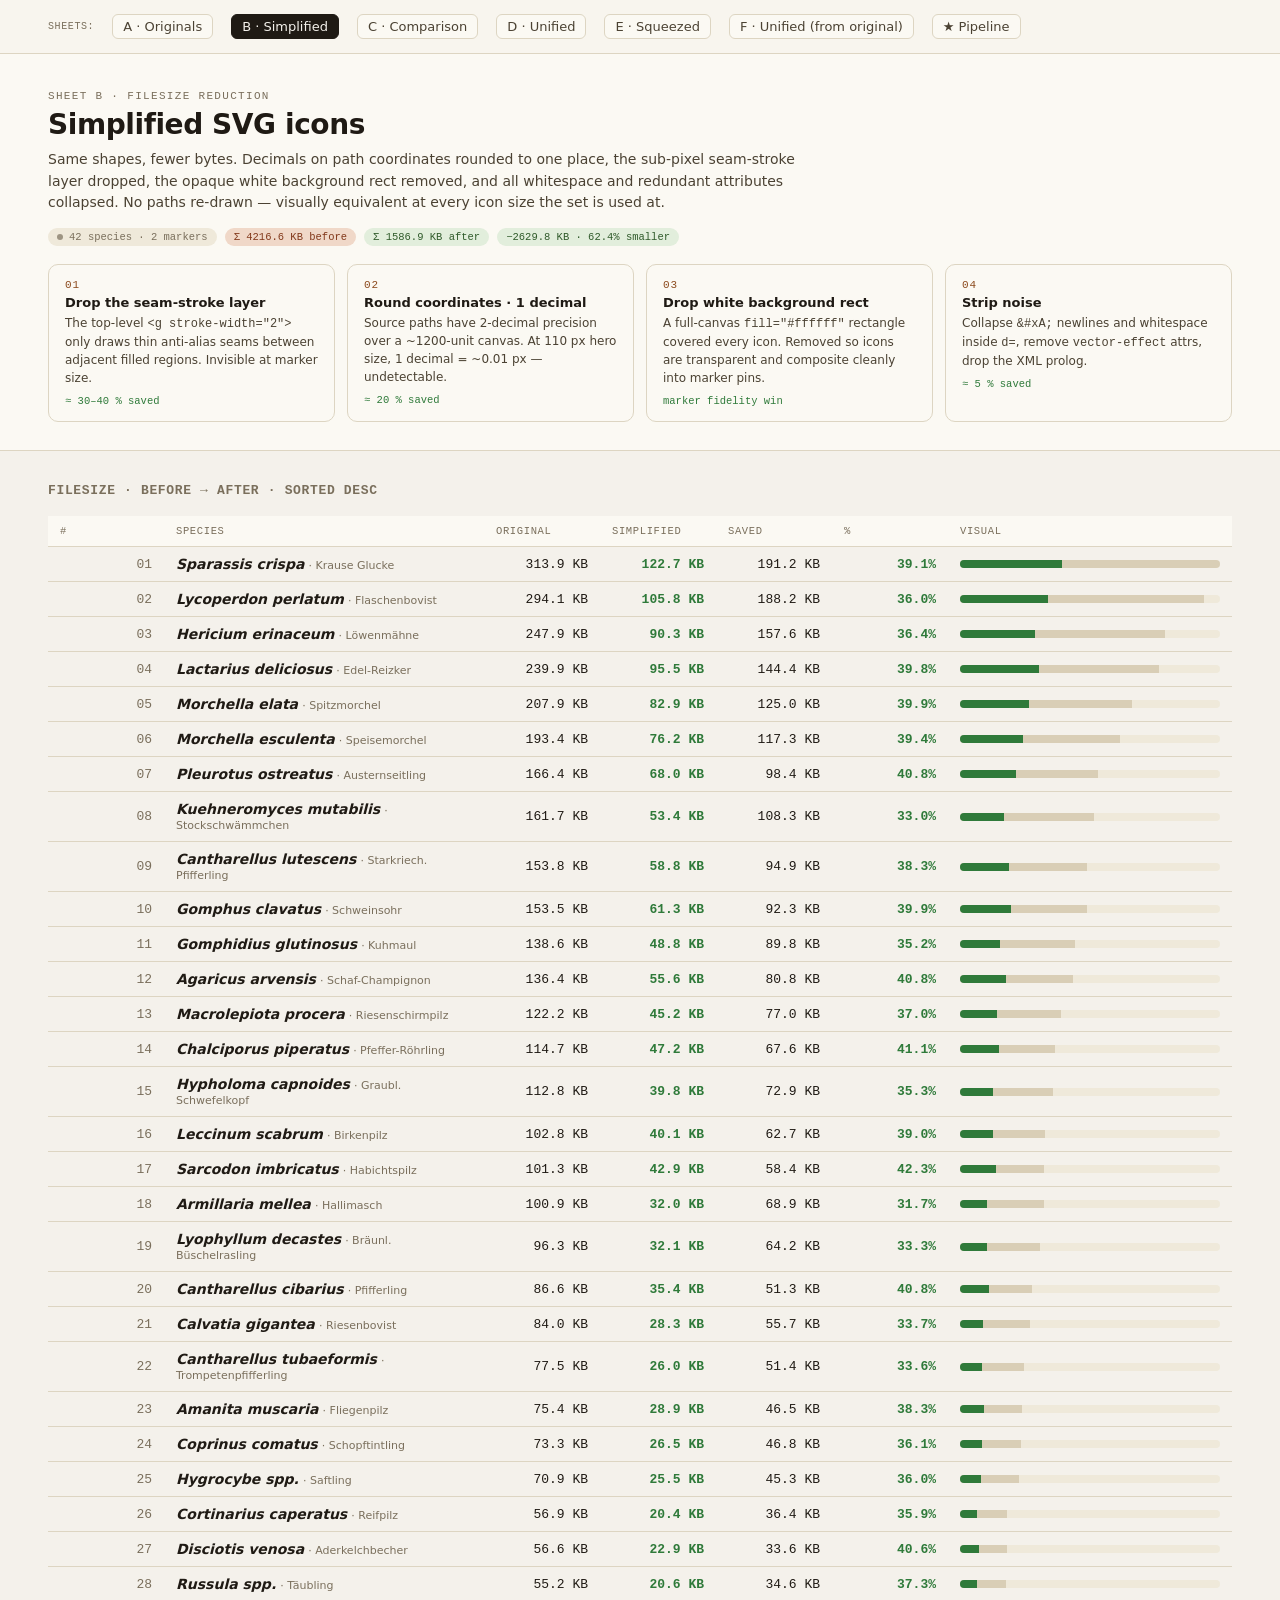
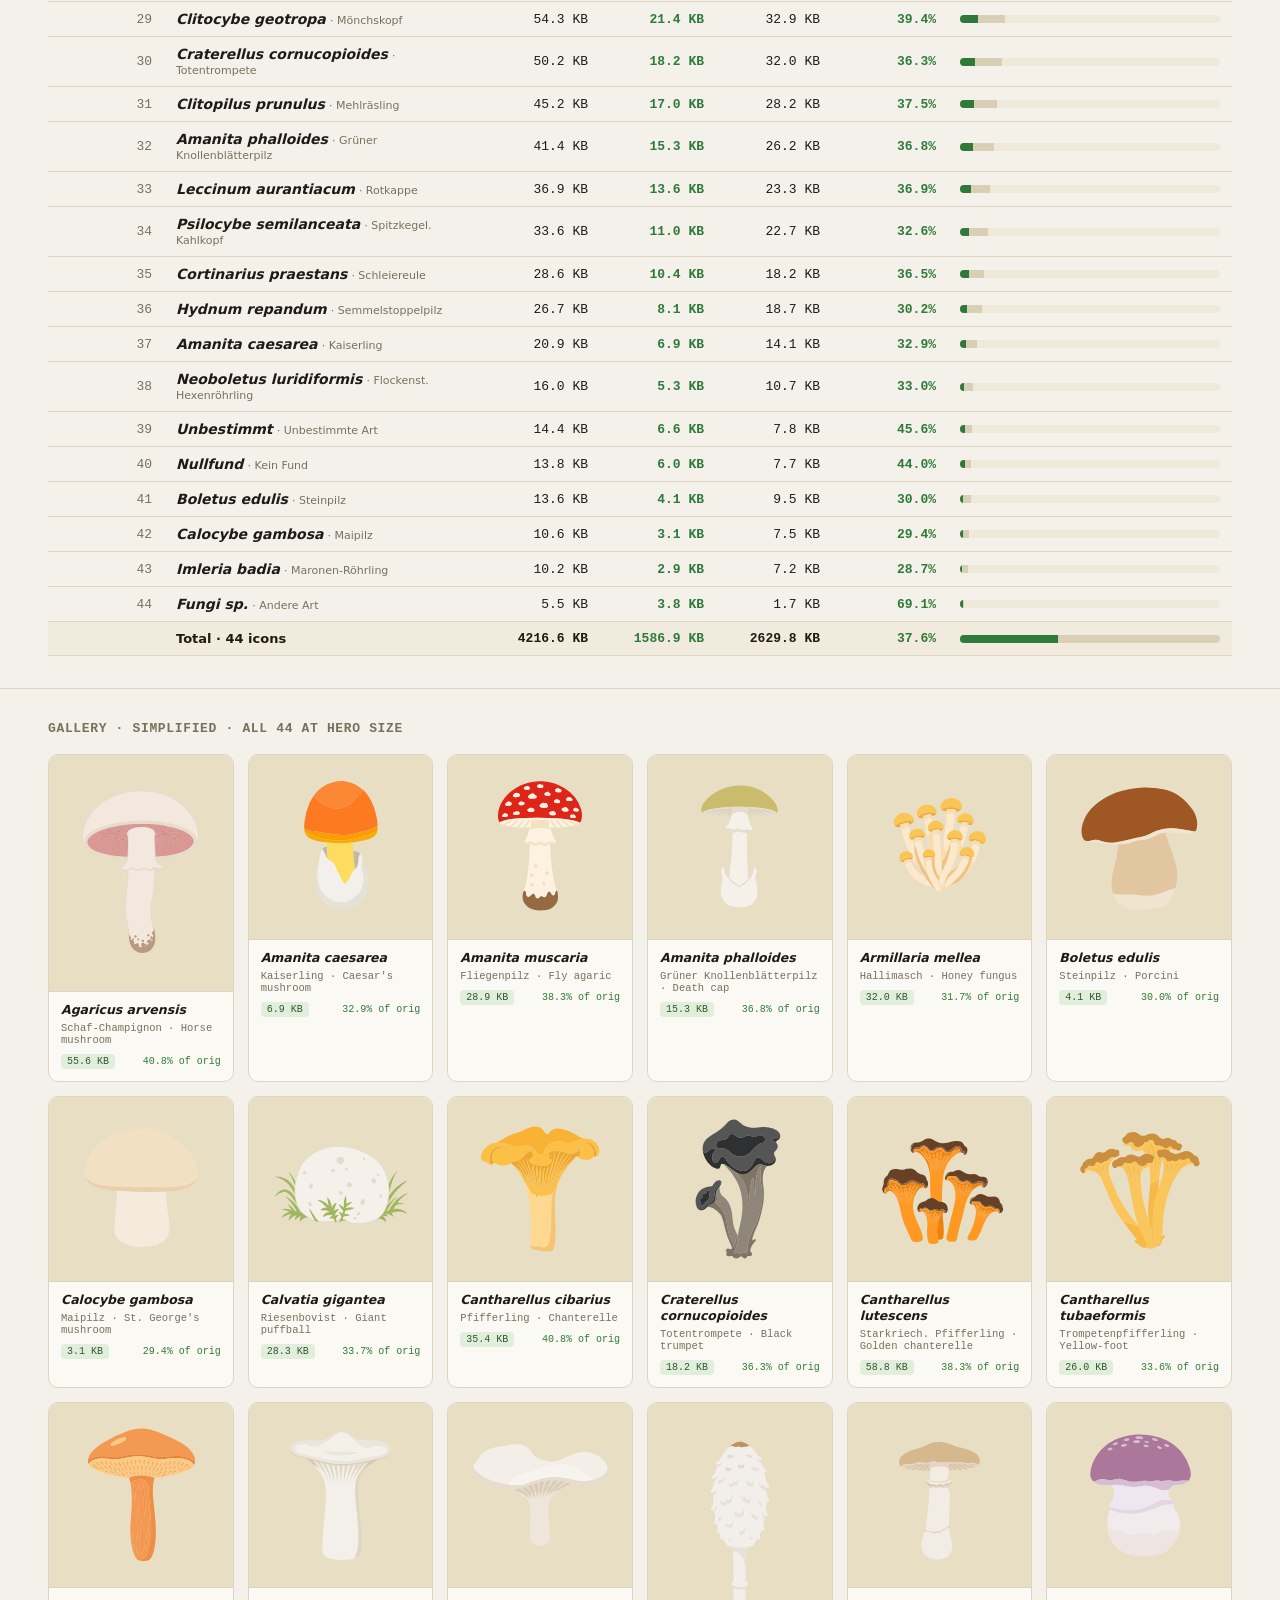
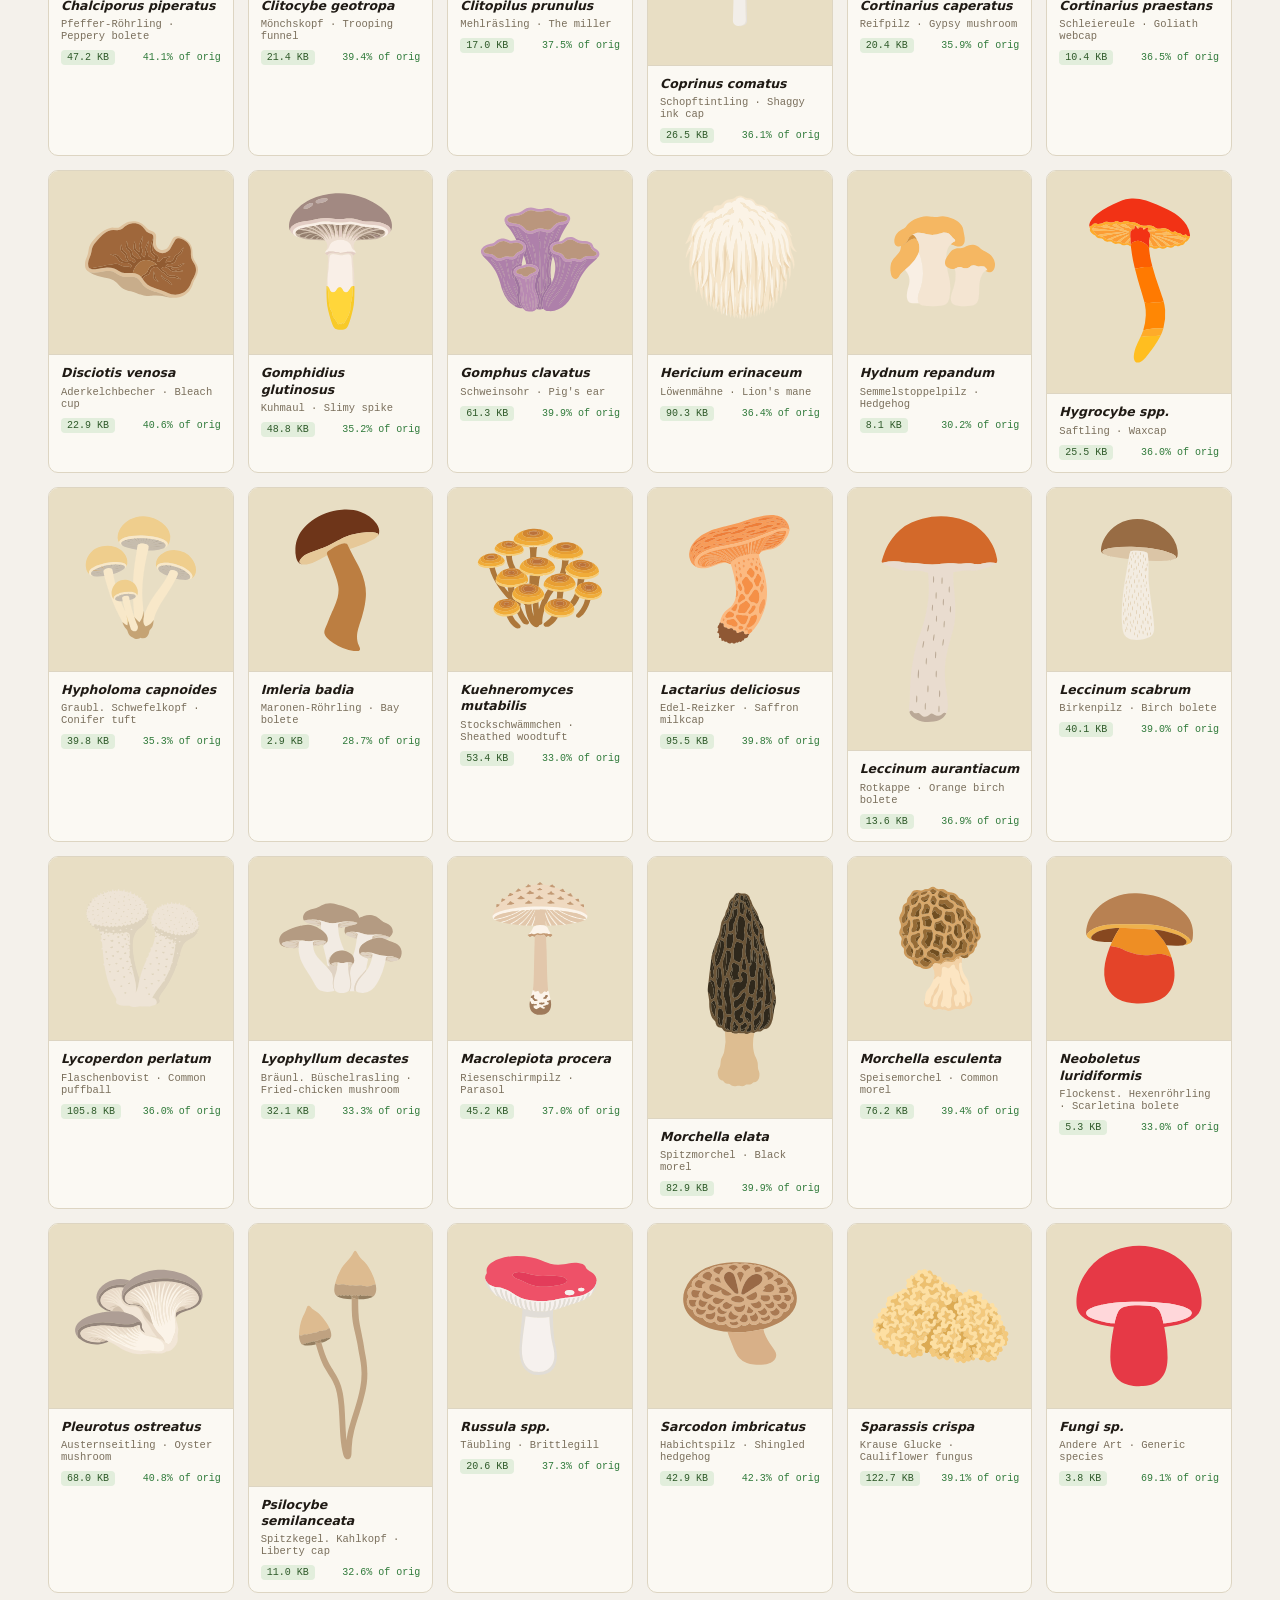
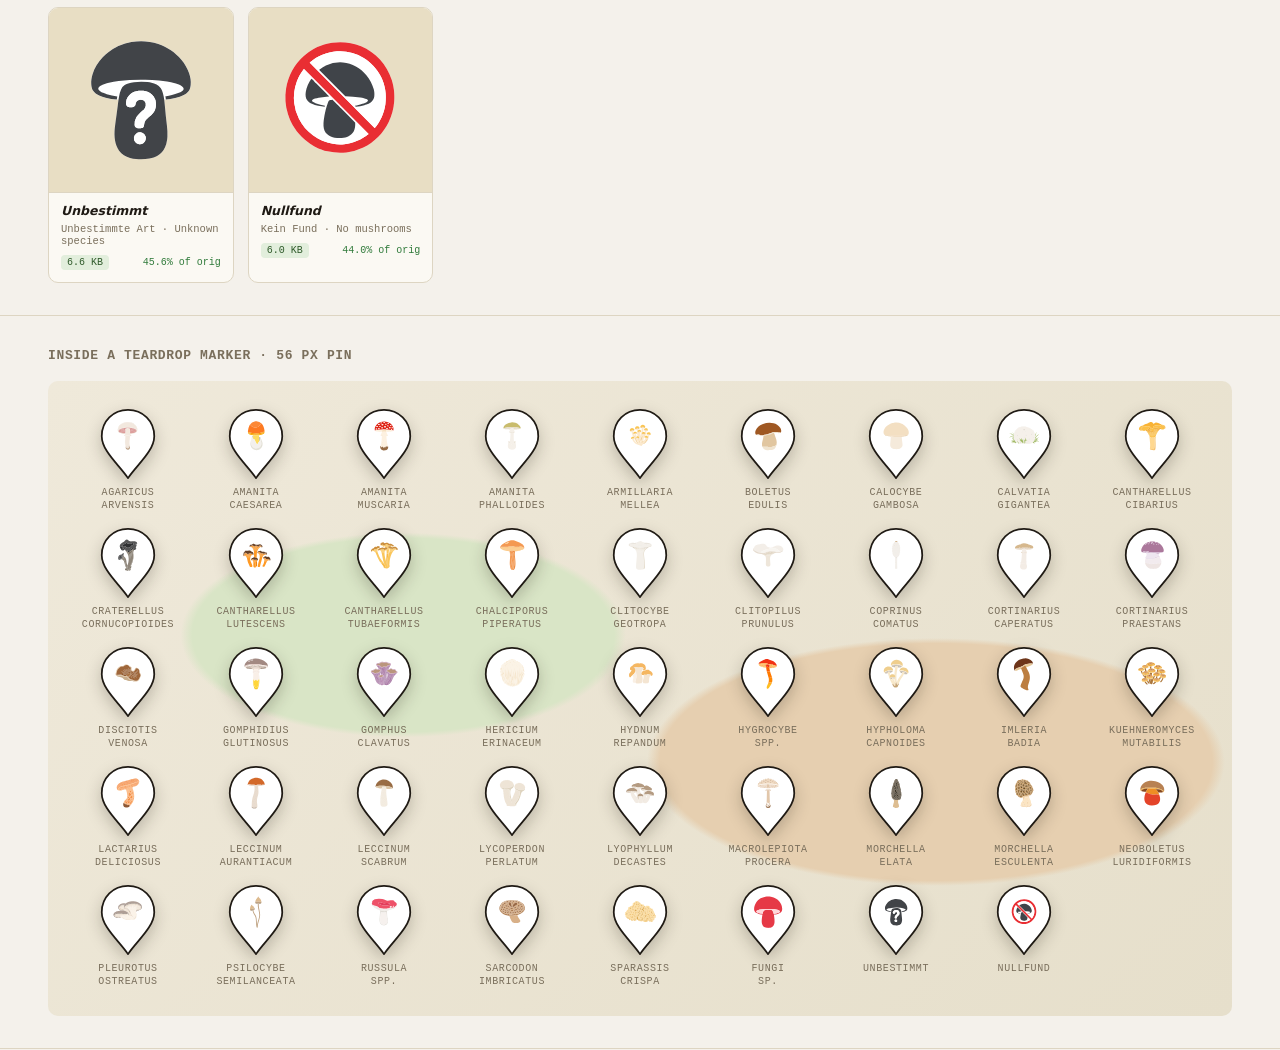
<file: Icons - Simplified.html>
<!doctype html>
<html lang="en">
<head>
  <meta charset="utf-8"/>
  <title>Simplified mushroom icons</title>
  <meta name="viewport" content="width=device-width, initial-scale=1"/>
  <link rel="stylesheet" href="icons/sheets.css"/>
  <style>
    .toolbar {
      display: flex;
      gap: 18px;
      padding: 14px 48px;
      align-items: center;
      border-bottom: 1px solid var(--rule);
      background: #F8F5EE;
      font-size: 13px;
      color: var(--ink-2);
    }
    .toolbar a { color: var(--ink-2); text-decoration: none; padding: 4px 10px; border-radius: 6px; border: 1px solid var(--rule); background: var(--bg-card); }
    .toolbar a.active { background: var(--ink); color: #F4F1EB; border-color: var(--ink); }
    .toolbar a:hover { border-color: var(--ink); }

    section.block { padding: 32px 48px; border-bottom: 1px solid var(--rule); }
    section.block > h2 { font-size: 13px; font-weight: 600; letter-spacing: 0.05em; text-transform: uppercase; color: var(--ink-3); margin: 0 0 18px; font-family: var(--mono); }

    /* Recipe box explaining the transform */
    .recipe {
      display: grid;
      grid-template-columns: repeat(auto-fit, minmax(220px, 1fr));
      gap: 12px;
      margin-top: 18px;
    }
    .recipe .step {
      background: var(--bg-card);
      border: 1px solid var(--rule);
      border-radius: 10px;
      padding: 14px 16px;
    }
    .recipe .step .num { font-family: var(--mono); font-size: 11px; color: var(--accent); margin-bottom: 4px; letter-spacing: 0.08em; }
    .recipe .step .title { font-weight: 600; font-size: 13px; margin-bottom: 4px; }
    .recipe .step .desc { font-size: 12px; color: var(--ink-2); line-height: 1.5; }
    .recipe .step .est { font-family: var(--mono); font-size: 10.5px; color: var(--good); margin-top: 8px; }

    .gallery { display: grid; grid-template-columns: repeat(auto-fill, minmax(180px, 1fr)); gap: 14px; }
    .tile { border-radius: 10px; overflow: hidden; border: 1px solid var(--rule); background: var(--bg-card); display: flex; flex-direction: column; }
    .tile .hero { aspect-ratio: 1 / 1; display: flex; align-items: center; justify-content: center; padding: 14px; background: #E8DEC4; }
    .tile .hero img { width: 100%; height: 100%; object-fit: contain; }
    .tile .meta { padding: 10px 12px 12px; display: flex; flex-direction: column; gap: 2px; border-top: 1px solid var(--rule); }
    .tile .meta .latin { font-size: 12.5px; line-height: 1.3; }
    .tile .meta .common { font-size: 10.5px; }
    .tile .meta .size { font-family: var(--mono); font-size: 10px; color: var(--ink-3); margin-top: 6px; display: flex; justify-content: space-between; align-items: center; }
    .tile .meta .size .px { background: #E2EEDC; color:#2F5A2A; padding: 2px 6px; border-radius: 4px; }
    .tile .meta .save { font-family: var(--mono); font-size: 10px; color: var(--good); }

    /* Filesize comparison table — the FOCUS of this sheet */
    table.sizes { width: 100%; border-collapse: collapse; font-size: 13px; }
    table.sizes th, table.sizes td { padding: 9px 12px; text-align: left; border-bottom: 1px solid var(--rule); }
    table.sizes th { font-family: var(--mono); font-size: 10.5px; letter-spacing: 0.06em; text-transform: uppercase; color: var(--ink-3); font-weight: 500; background: var(--bg-card); }
    table.sizes td.num { font-family: var(--mono); text-align: right; white-space: nowrap; min-width: 92px; }
    table.sizes th.num { min-width: 92px; }
    .bar { height: 8px; background: #EFE9DA; border-radius: 4px; overflow: hidden; position: relative; }
    .bar > .orig { display: block; height: 100%; background: #C8B89A; opacity: 0.55; position: absolute; top: 0; left: 0; }
    .bar > .simp { display: block; height: 100%; background: var(--good); position: absolute; top: 0; left: 0; }
    .bar-cell { width: 260px; }
    .pct.good { color: var(--good); font-weight: 600; }
    .totals td { font-weight: 600; background: #F0EBDD; }

    .pin-row {
      display: grid;
      grid-template-columns: repeat(auto-fill, minmax(110px, 1fr));
      gap: 16px;
      padding: 28px 24px;
      border-radius: 10px;
      background: var(--bg-map-figured);
    }
    .pin-cell { display: flex; flex-direction: column; align-items: center; gap: 8px; }
    .pin-cell .lab { text-align: center; line-height: 1.25; max-width: 110px; }
  </style>
</head>
<body>
  <div class="toolbar">
    <span class="lab">Sheets:</span>
    <a href="Icons - Original.html">A · Originals</a>
    <a href="Icons - Simplified.html" class="active">B · Simplified</a>
    <a href="Icons - Comparison.html">C · Comparison</a>
    <a href="Icons - Unified.html">D · Unified</a>
    <a href="Icons - Squeezed.html">E · Squeezed</a>
    <a href="Icons - Unified (from Original).html">F · Unified (from original)</a>
    <a href="Icons - Pipeline.html">★ Pipeline</a>
  </div>

  <header class="sheet-header">
    <div class="kicker">Sheet B · Filesize reduction</div>
    <h1>Simplified SVG icons</h1>
    <p>
      Same shapes, fewer bytes. Decimals on path coordinates rounded to one place, the
      sub-pixel seam-stroke layer dropped, the opaque white background rect removed, and all
      whitespace and redundant attributes collapsed. No paths re-drawn — visually equivalent at
      every icon size the set is used at.
    </p>
    <div class="pills" id="pillSummary"></div>

    <div class="recipe">
      <div class="step">
        <div class="num">01</div>
        <div class="title">Drop the seam-stroke layer</div>
        <div class="desc">The top-level <code>&lt;g stroke-width="2"&gt;</code> only draws thin anti-alias seams between adjacent filled regions. Invisible at marker size.</div>
        <div class="est">≈ 30–40 % saved</div>
      </div>
      <div class="step">
        <div class="num">02</div>
        <div class="title">Round coordinates · 1 decimal</div>
        <div class="desc">Source paths have 2-decimal precision over a ~1200-unit canvas. At 110 px hero size, 1 decimal = ~0.01 px — undetectable.</div>
        <div class="est">≈ 20 % saved</div>
      </div>
      <div class="step">
        <div class="num">03</div>
        <div class="title">Drop white background rect</div>
        <div class="desc">A full-canvas <code>fill="#ffffff"</code> rectangle covered every icon. Removed so icons are transparent and composite cleanly into marker pins.</div>
        <div class="est">marker fidelity win</div>
      </div>
      <div class="step">
        <div class="num">04</div>
        <div class="title">Strip noise</div>
        <div class="desc">Collapse <code>&amp;#xA;</code> newlines and whitespace inside <code>d=</code>, remove <code>vector-effect</code> attrs, drop the XML prolog.</div>
        <div class="est">≈ 5 % saved</div>
      </div>
    </div>
  </header>

  <section class="block">
    <h2>Filesize · before → after · sorted desc</h2>
    <table class="sizes" id="sizesTable">
      <thead>
        <tr>
          <th style="width:36px;">#</th>
          <th>Species</th>
          <th class="num">Original</th>
          <th class="num">Simplified</th>
          <th class="num">Saved</th>
          <th class="num">%</th>
          <th class="bar-cell">Visual</th>
        </tr>
      </thead>
      <tbody></tbody>
    </table>
  </section>

  <section class="block">
    <h2>Gallery · simplified · all <span id="galleryCount"></span> at hero size</h2>
    <div class="gallery" id="gallery"></div>
  </section>

  <section class="block">
    <h2>Inside a teardrop marker · 56 px pin</h2>
    <div class="pin-row" id="pinRow"></div>
  </section>

  <script src="icons/species-data.js"></script>
  <script>
    document.getElementById('galleryCount').textContent = ALL_ICONS.length;
    const root = (p) => "icons/simplified/" + encodeURIComponent(p);

    // Summary pills
    let totOrig = 0, totSimp = 0;
    ALL_ICONS.forEach(s => { totOrig += SIZES[s.file].orig; totSimp += SIZES[s.file].simp; });
    const savedBytes = totOrig - totSimp;
    const savedPct = (savedBytes / totOrig * 100).toFixed(1);
    document.getElementById('pillSummary').innerHTML = `
      <span class="pill dot">${SPECIES.length} species · ${MARKERS.length} markers</span>
      <span class="pill bad">Σ ${(totOrig/1024).toFixed(1)} KB before</span>
      <span class="pill good">Σ ${(totSimp/1024).toFixed(1)} KB after</span>
      <span class="pill good">−${(savedBytes/1024).toFixed(1)} KB · ${savedPct}% smaller</span>
    `;

    // Comparison table (sorted desc by original)
    const sorted = ALL_ICONS.slice().map(s => {
      const sz = SIZES[s.file];
      return { s, orig: sz.orig, simp: sz.simp, saved: sz.orig - sz.simp, pct: (sz.simp/sz.orig*100) };
    }).sort((a,b) => b.orig - a.orig);
    const maxOrig = sorted[0].orig;
    const tbody = document.querySelector('#sizesTable tbody');
    sorted.forEach((row, i) => {
      const origPct = row.orig/maxOrig*100;
      const simpPct = row.simp/maxOrig*100;
      const fmt = (b) => (b/1024).toFixed(1) + '\u00A0KB';
      tbody.insertAdjacentHTML('beforeend', `
        <tr>
          <td class="num" style="color:var(--ink-3);">${(i+1).toString().padStart(2,'0')}</td>
          <td><span class="latin">${row.s.latin}</span> <span style="color:var(--ink-3);font-size:11px;">· ${row.s.de}</span></td>
          <td class="num">${fmt(row.orig)}</td>
          <td class="num" style="color:var(--good);font-weight:600;">${fmt(row.simp)}</td>
          <td class="num">${fmt(row.saved)}</td>
          <td class="num pct good">${row.pct.toFixed(1)}%</td>
          <td class="bar-cell">
            <div class="bar">
              <span class="orig" style="width:${origPct.toFixed(1)}%;"></span>
              <span class="simp" style="width:${simpPct.toFixed(1)}%;"></span>
            </div>
          </td>
        </tr>
      `);
    });
    tbody.insertAdjacentHTML('beforeend', `
      <tr class="totals">
        <td></td>
        <td>Total · ${ALL_ICONS.length} icons</td>
        <td class="num">${(totOrig/1024).toFixed(1)}\u00A0KB</td>
        <td class="num" style="color:var(--good);">${(totSimp/1024).toFixed(1)}\u00A0KB</td>
        <td class="num">${(savedBytes/1024).toFixed(1)}\u00A0KB</td>
        <td class="num pct good">${(totSimp/totOrig*100).toFixed(1)}%</td>
        <td class="bar-cell"><div class="bar"><span class="orig" style="width:100%;"></span><span class="simp" style="width:${(totSimp/totOrig*100).toFixed(1)}%;"></span></div></td>
      </tr>
    `);

    // Gallery
    const gallery = document.getElementById('gallery');
    ALL_ICONS.forEach(s => {
      const o = SIZES[s.file].orig;
      const sz = SIZES[s.file].simp;
      const pct = (sz/o*100).toFixed(1);
      gallery.insertAdjacentHTML('beforeend', `
        <div class="tile">
          <div class="hero" style="background:#E8DEC4;"><img src="${root(s.file)}" alt="${s.latin}"></div>
          <div class="meta">
            <div class="latin">${s.latin}</div>
            <div class="common">${s.de} · ${s.en}</div>
            <div class="size"><span class="px">${(sz/1024).toFixed(1)} KB</span><span class="save">${pct}% of orig</span></div>
          </div>
        </div>
      `);
    });

    // Pin row
    const pinRow = document.getElementById('pinRow');
    ALL_ICONS.forEach(s => {
      const size = 56;
      pinRow.insertAdjacentHTML('beforeend', `
        <div class="pin-cell">
          <div class="pin" style="width:${size}px;height:${size*1.25}px;">
            <svg class="pin-shape" viewBox="0 0 64 80" width="${size}" height="${size*1.25}">
              <path d="M32 1 C15 1 2 14 2 31 C2 48 22 64 32 79 C42 64 62 48 62 31 C62 14 49 1 32 1 Z" fill="#FFFFFF" stroke="#1F1A14" stroke-width="2"/>
            </svg>
            <div class="pin-icon" style="width:${size*0.62}px;height:${size*0.62}px;">
              <img src="${root(s.file)}" style="width:100%;height:100%;object-fit:contain;">
            </div>
          </div>
          <div class="lab">${s.latin.split(' ').map(w => `<div>${w}</div>`).join('')}</div>
        </div>
      `);
    });
  </script>
</body>
</html>
</file>
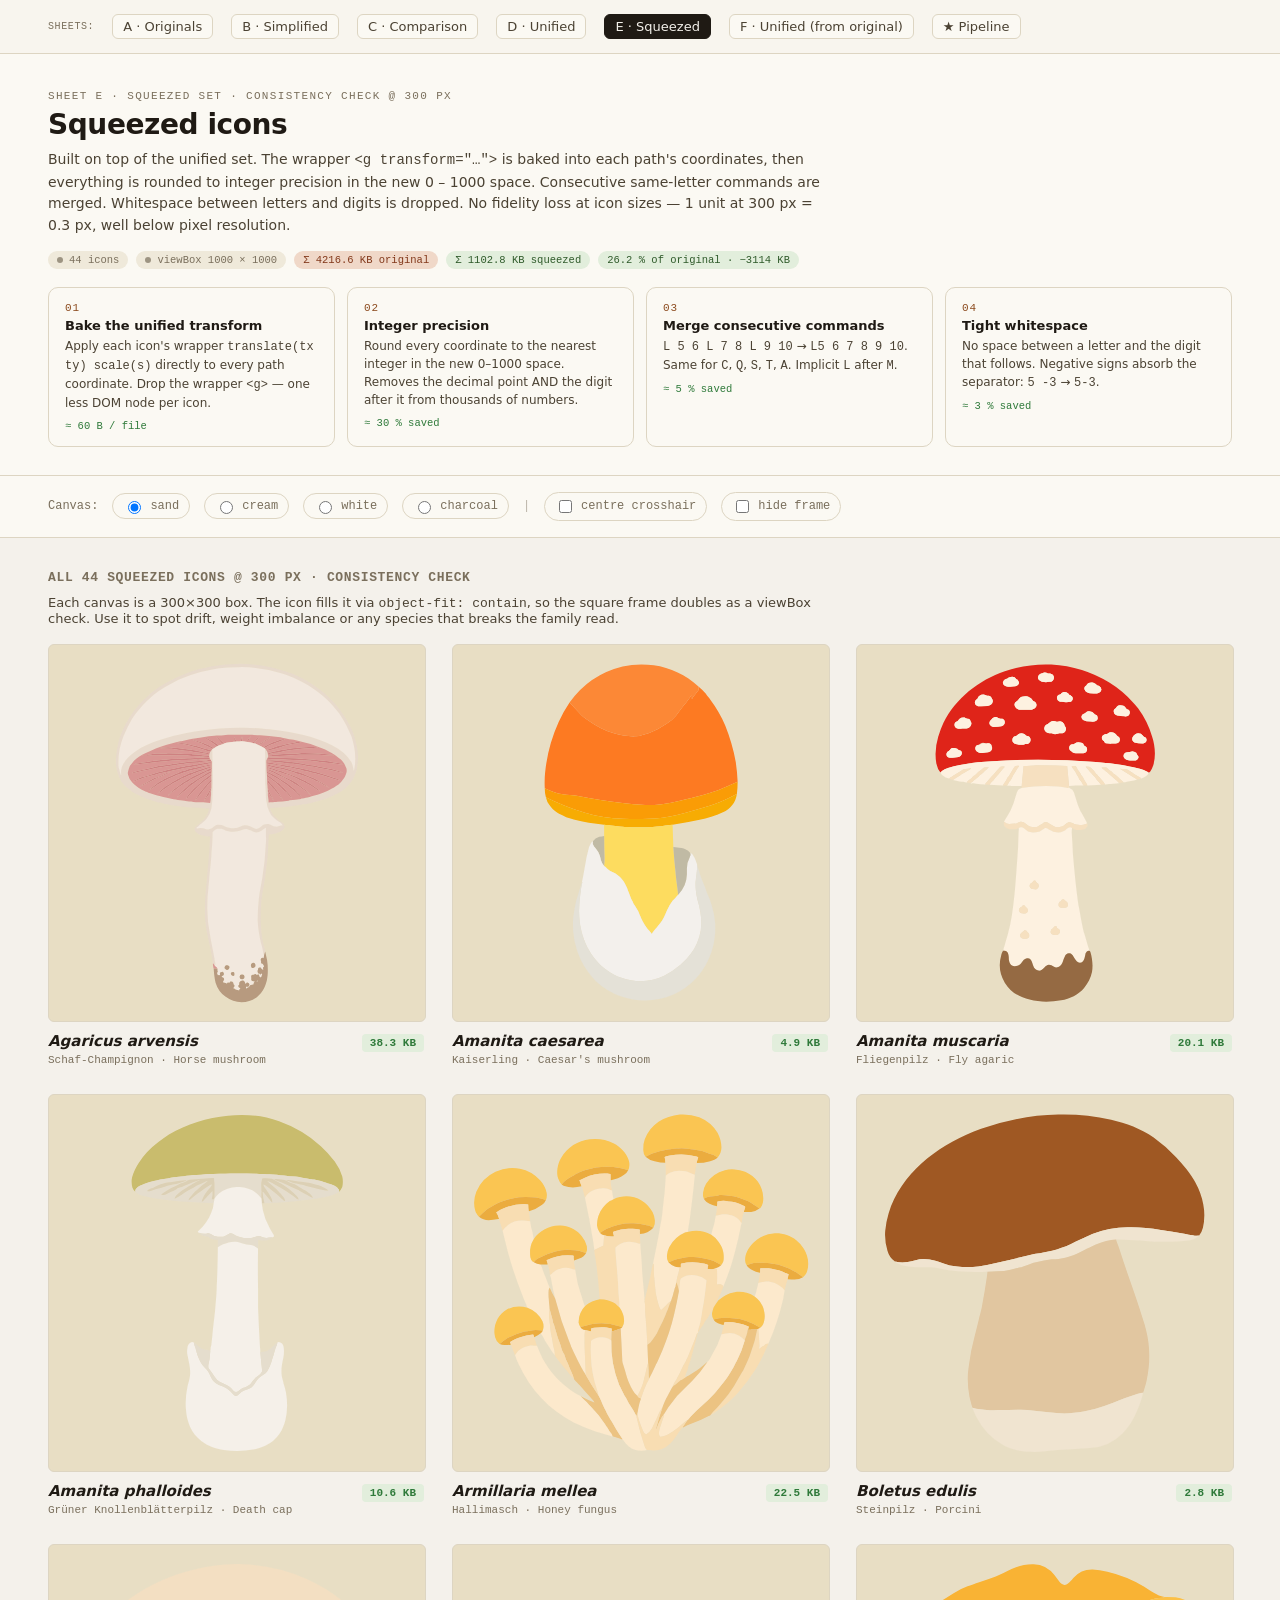
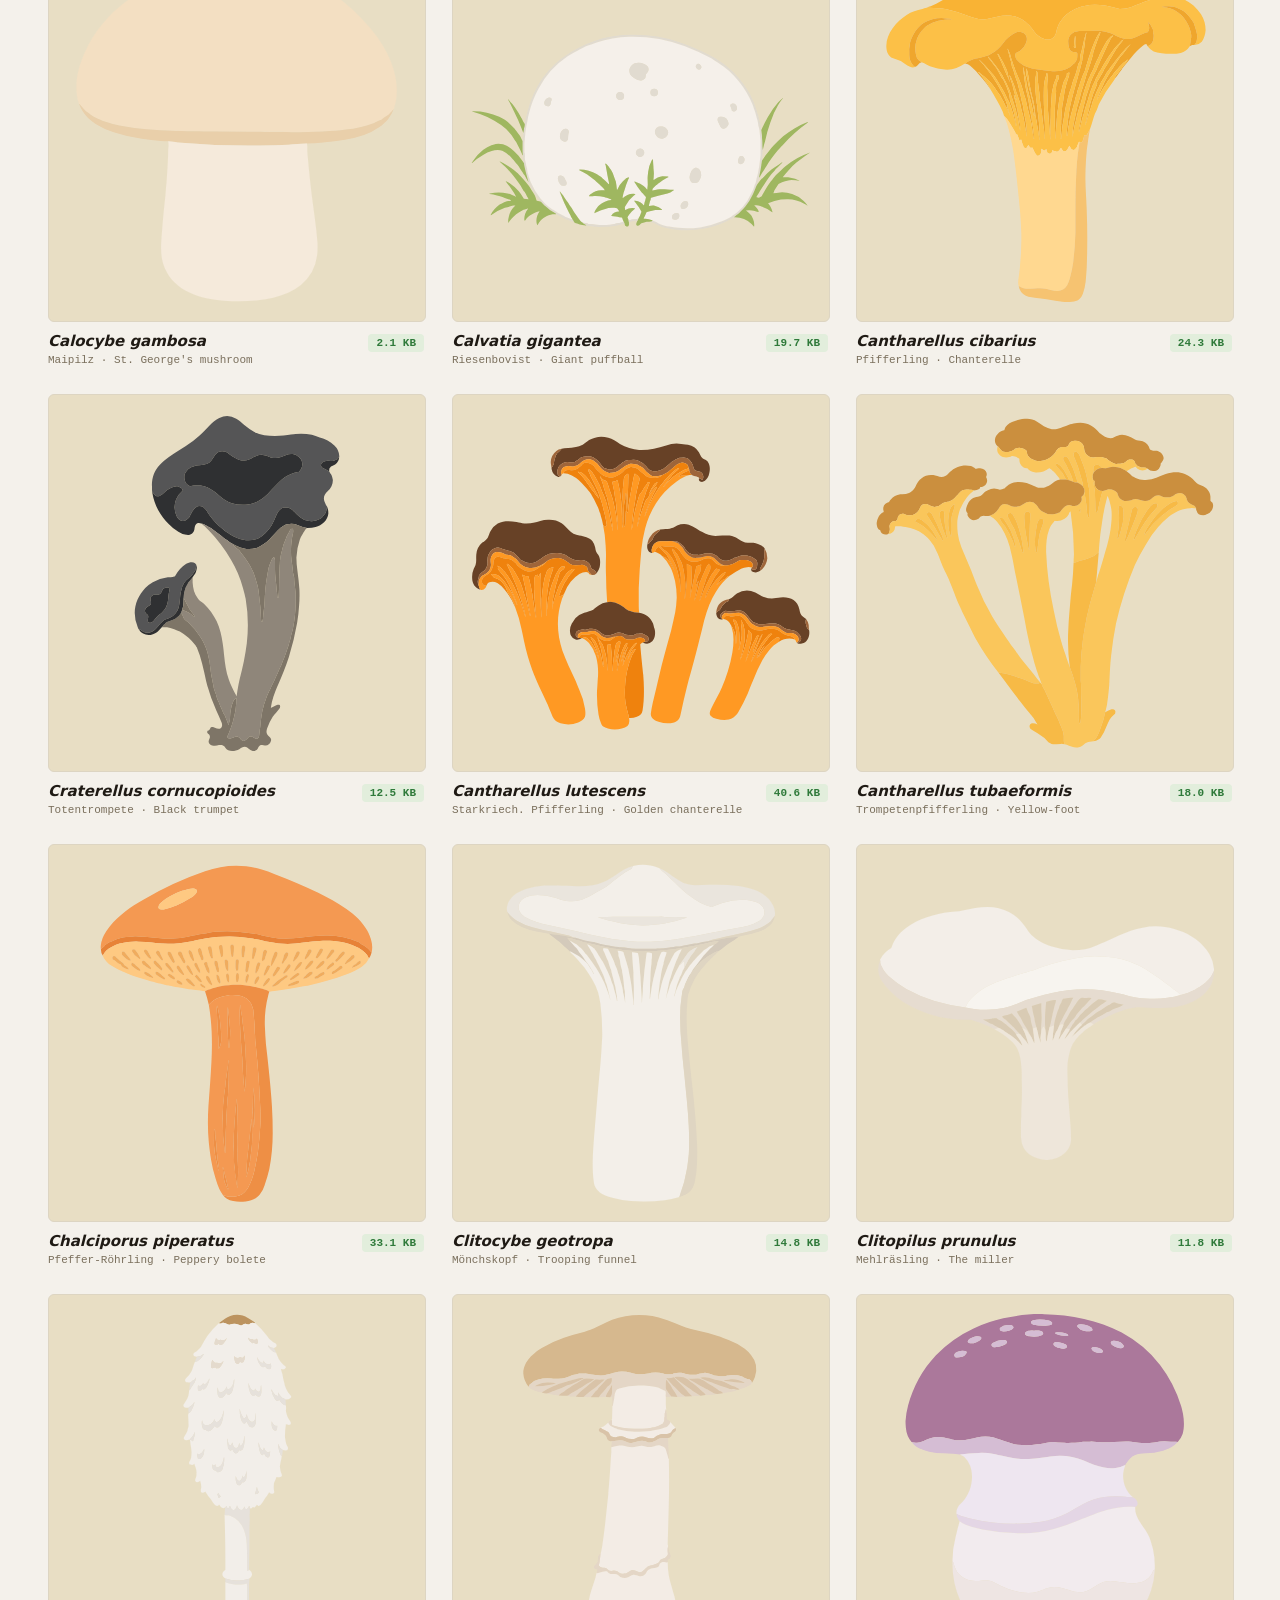
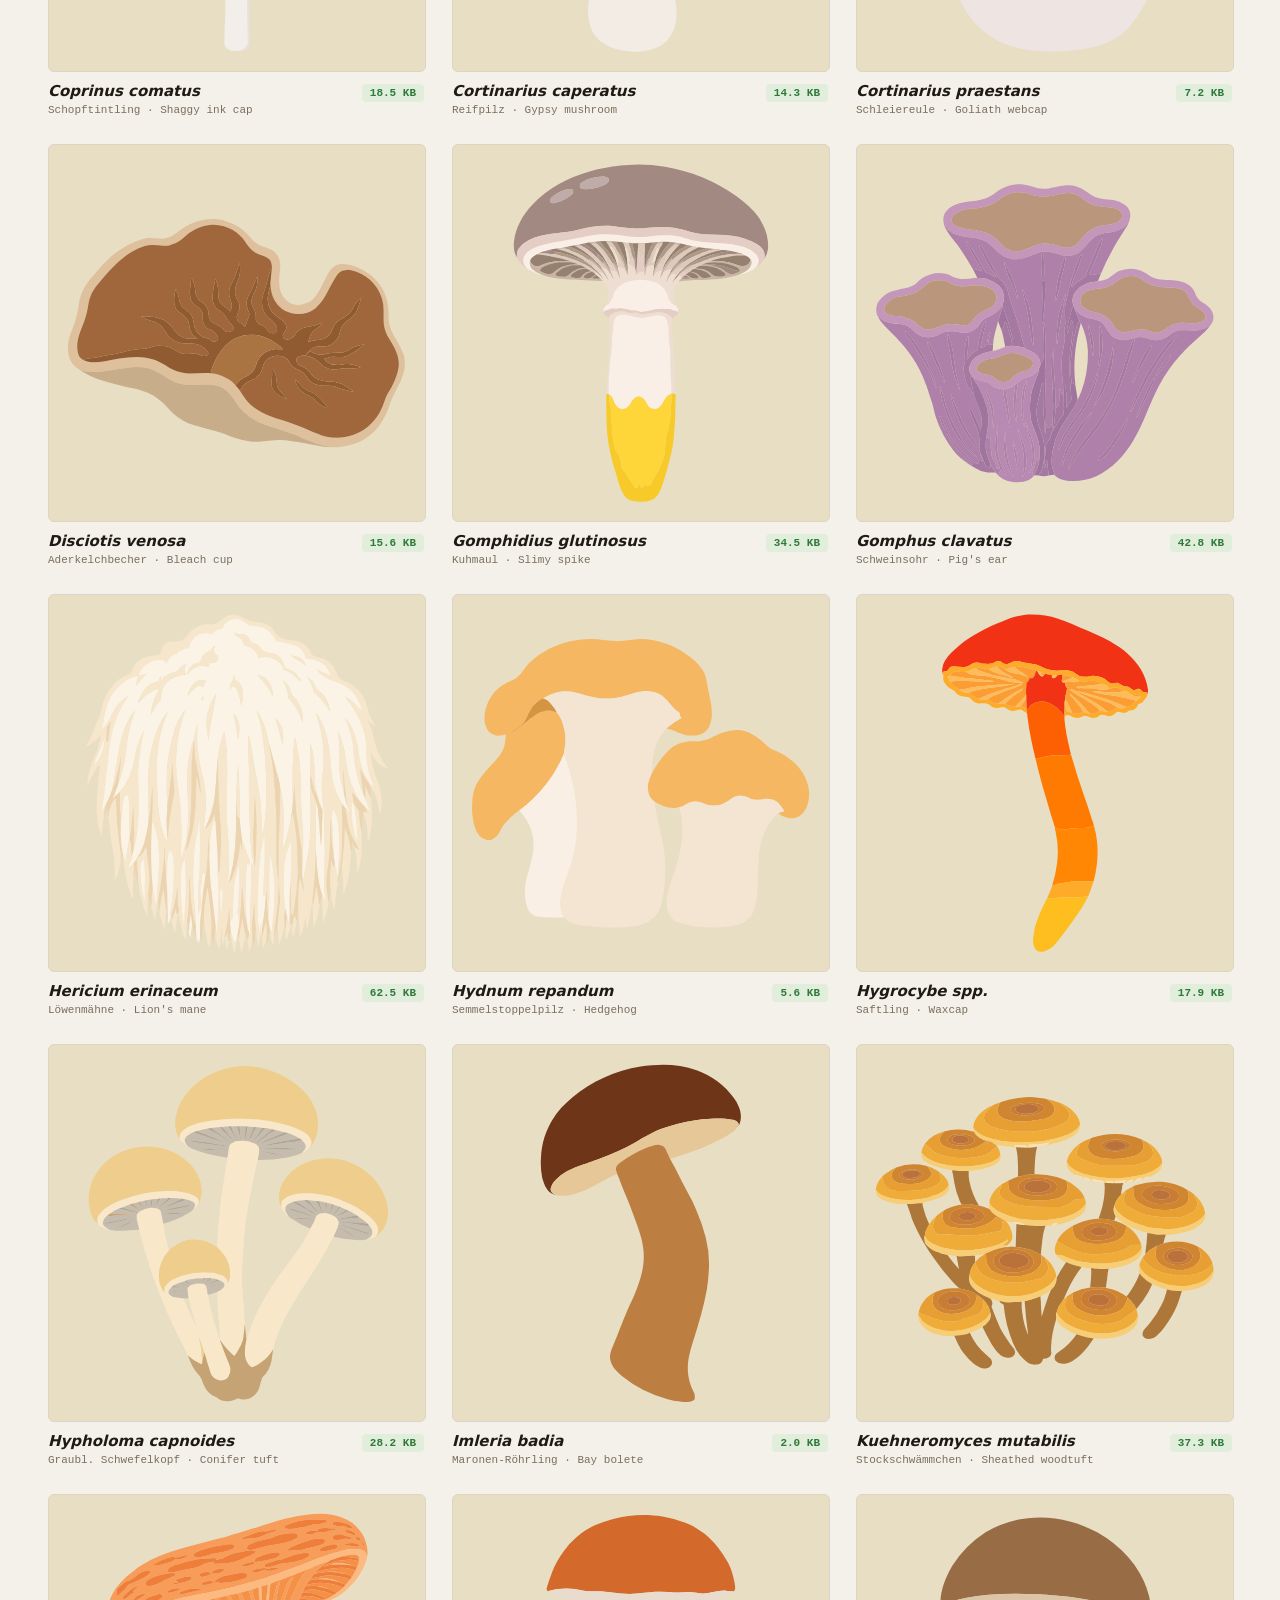
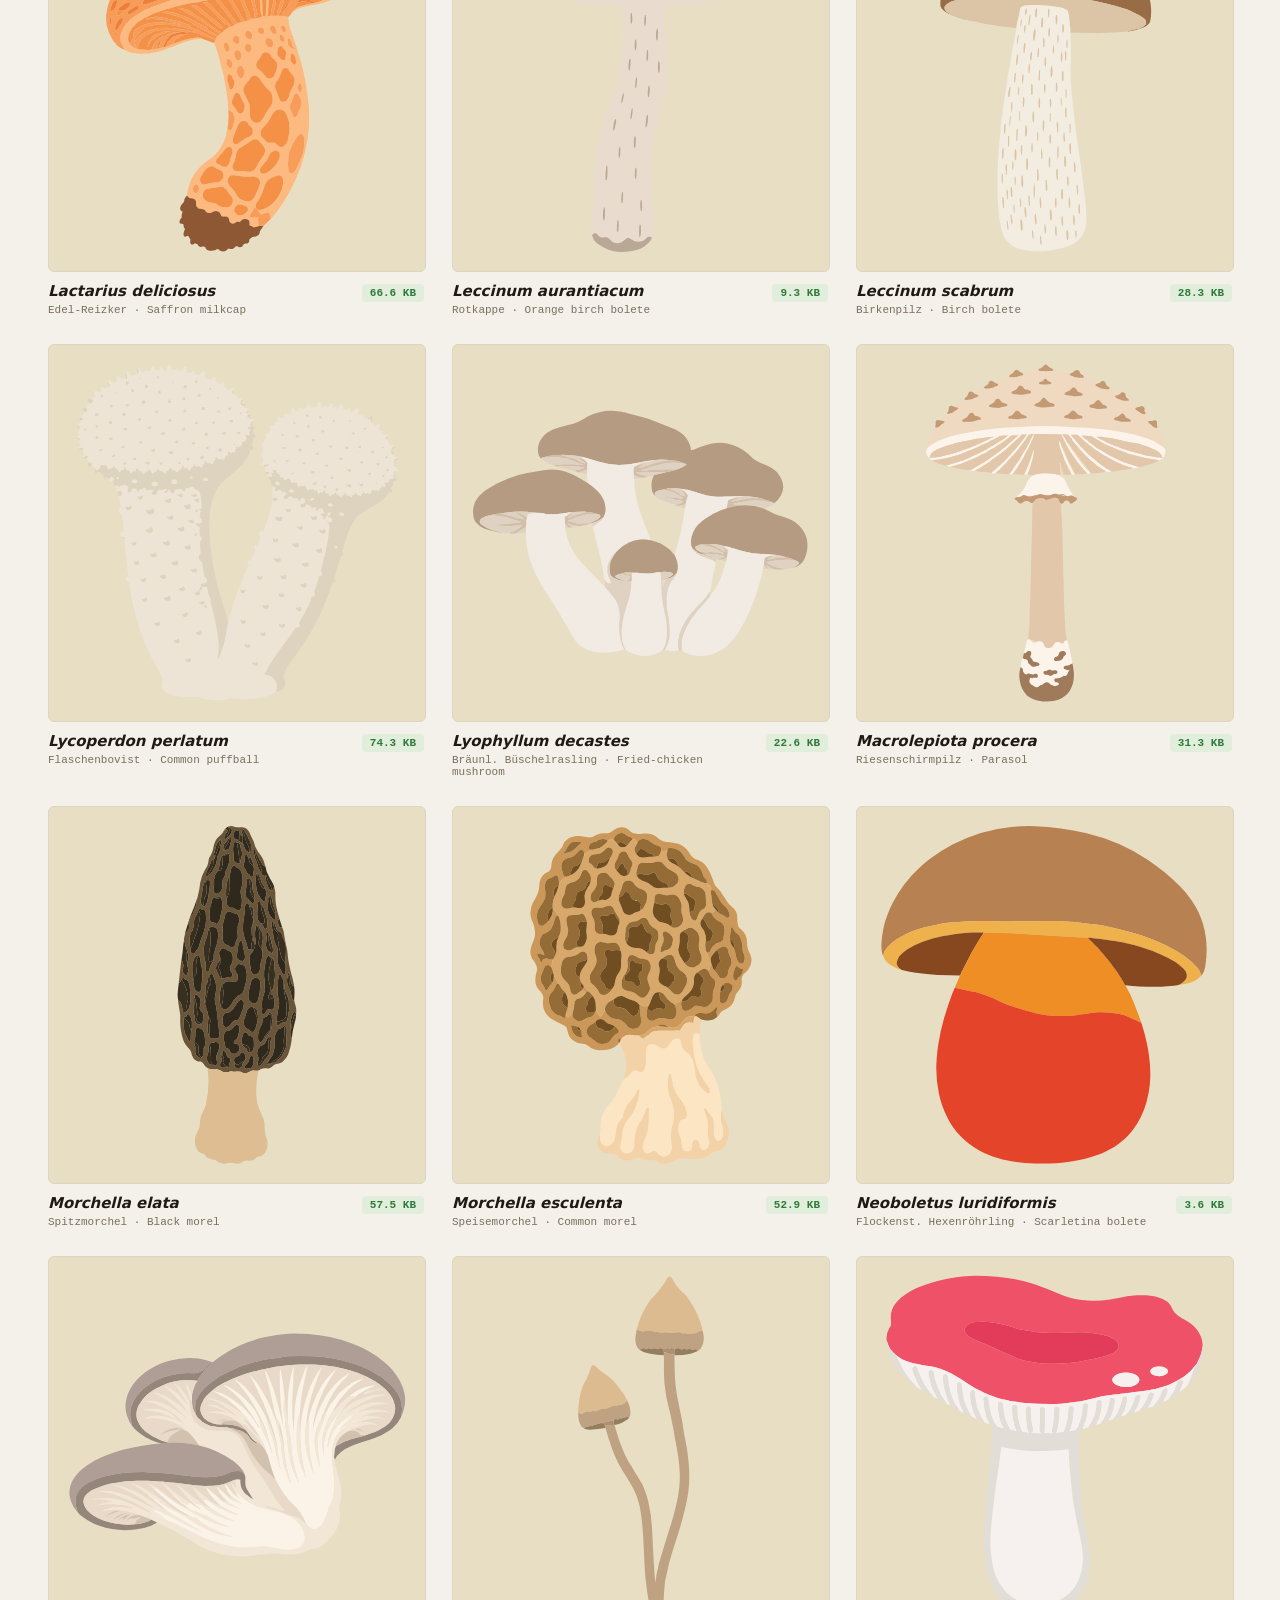
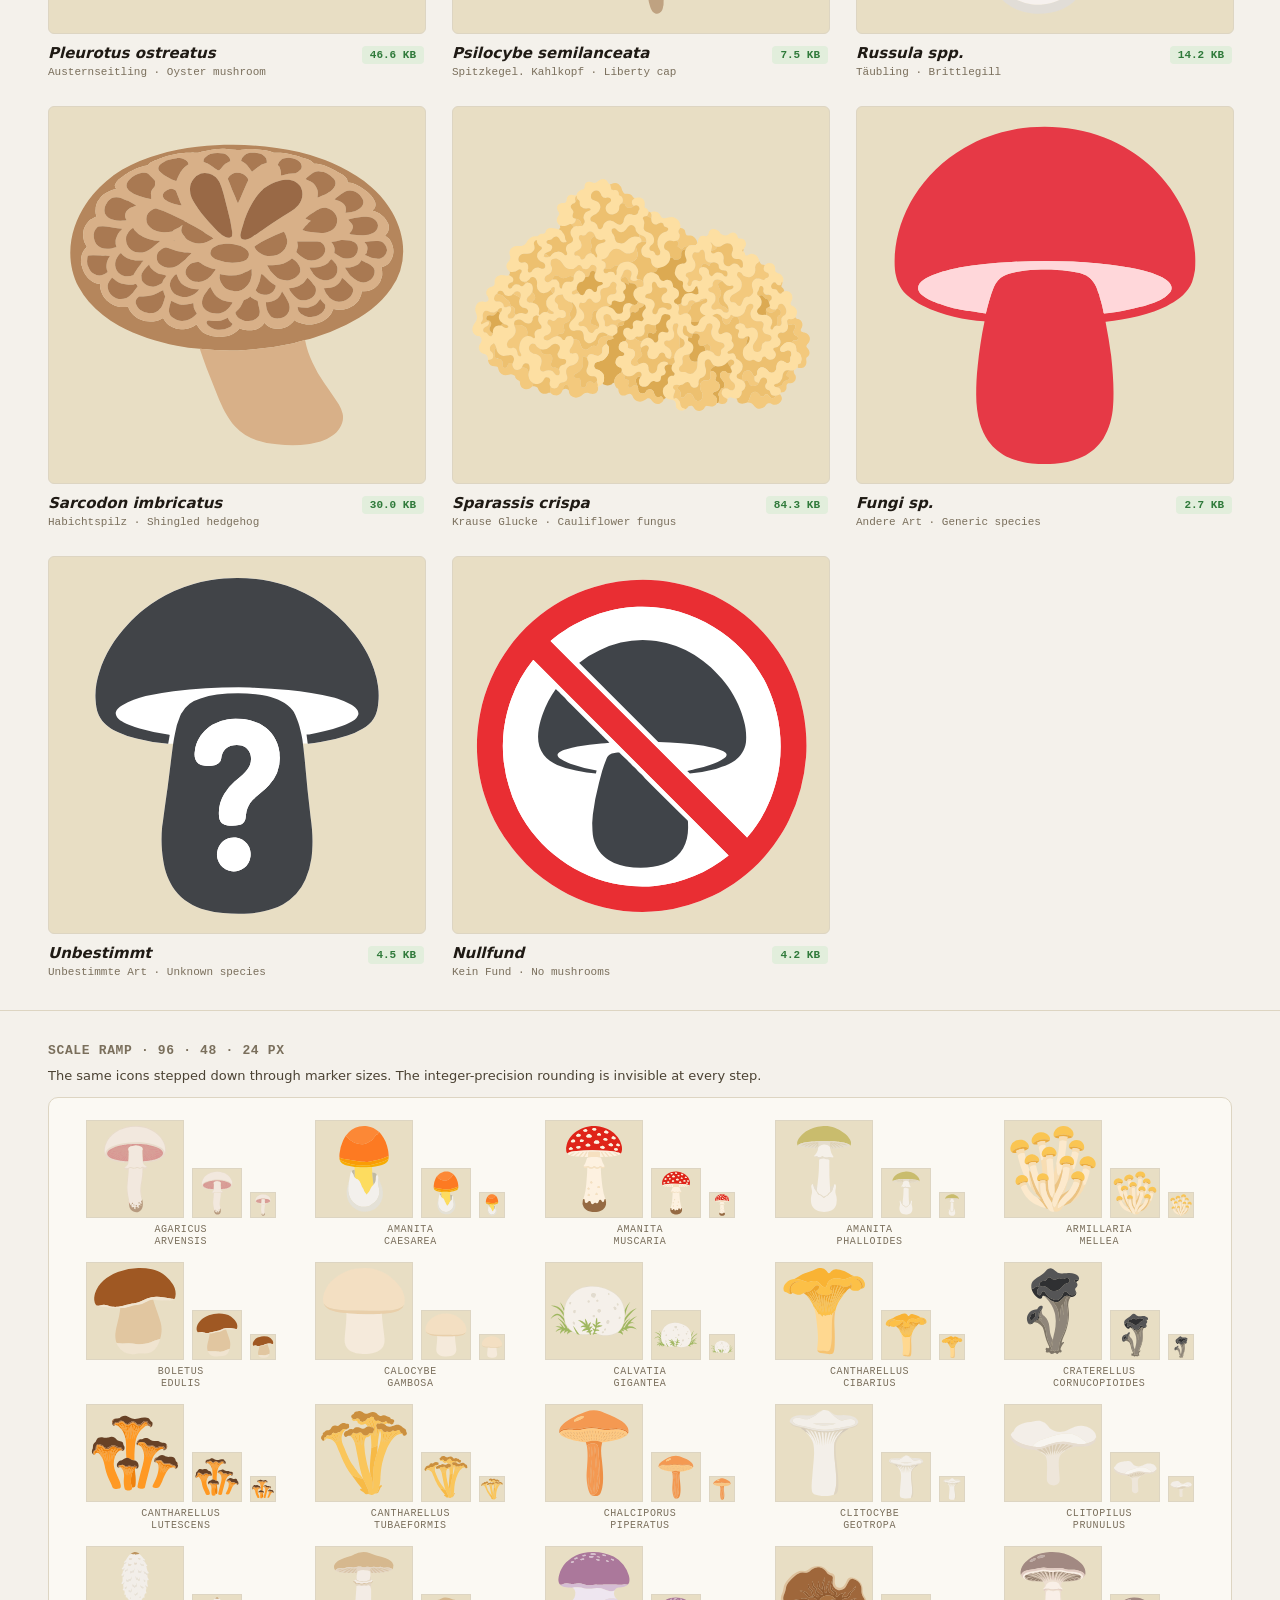
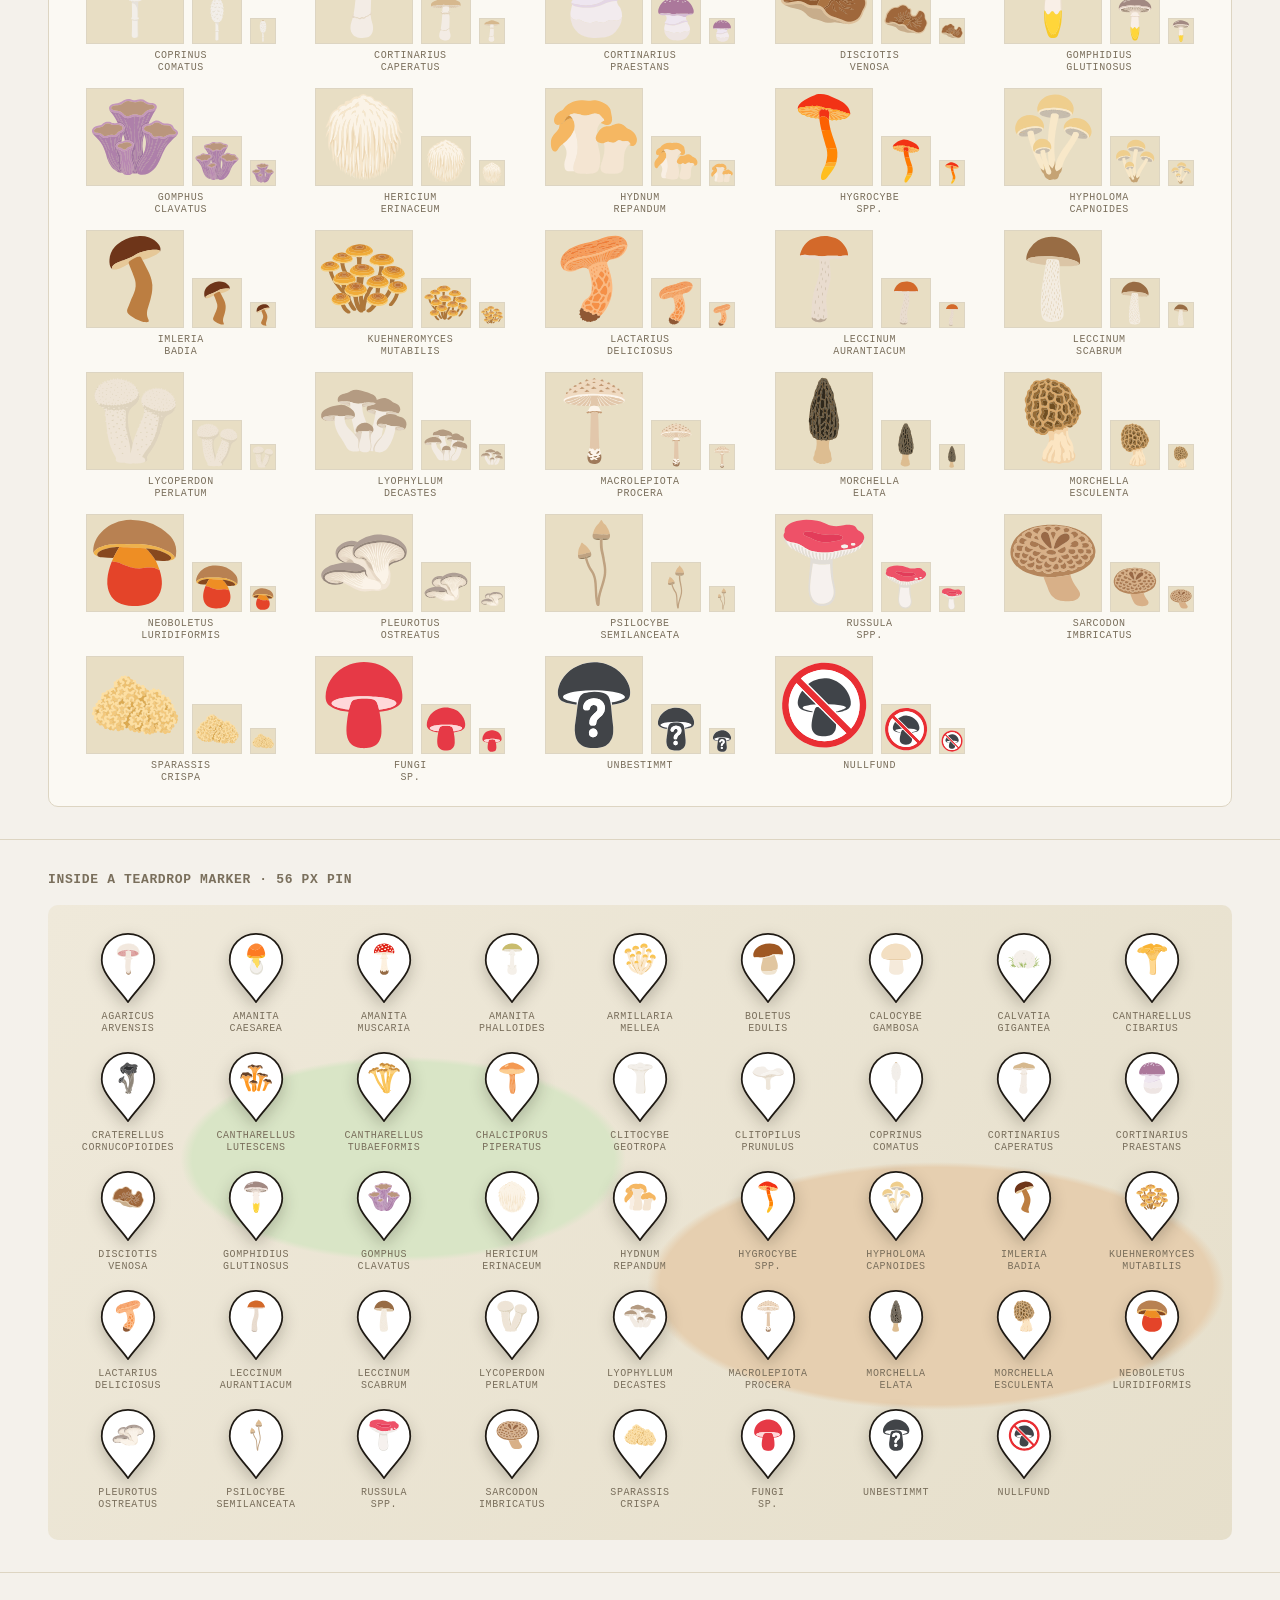
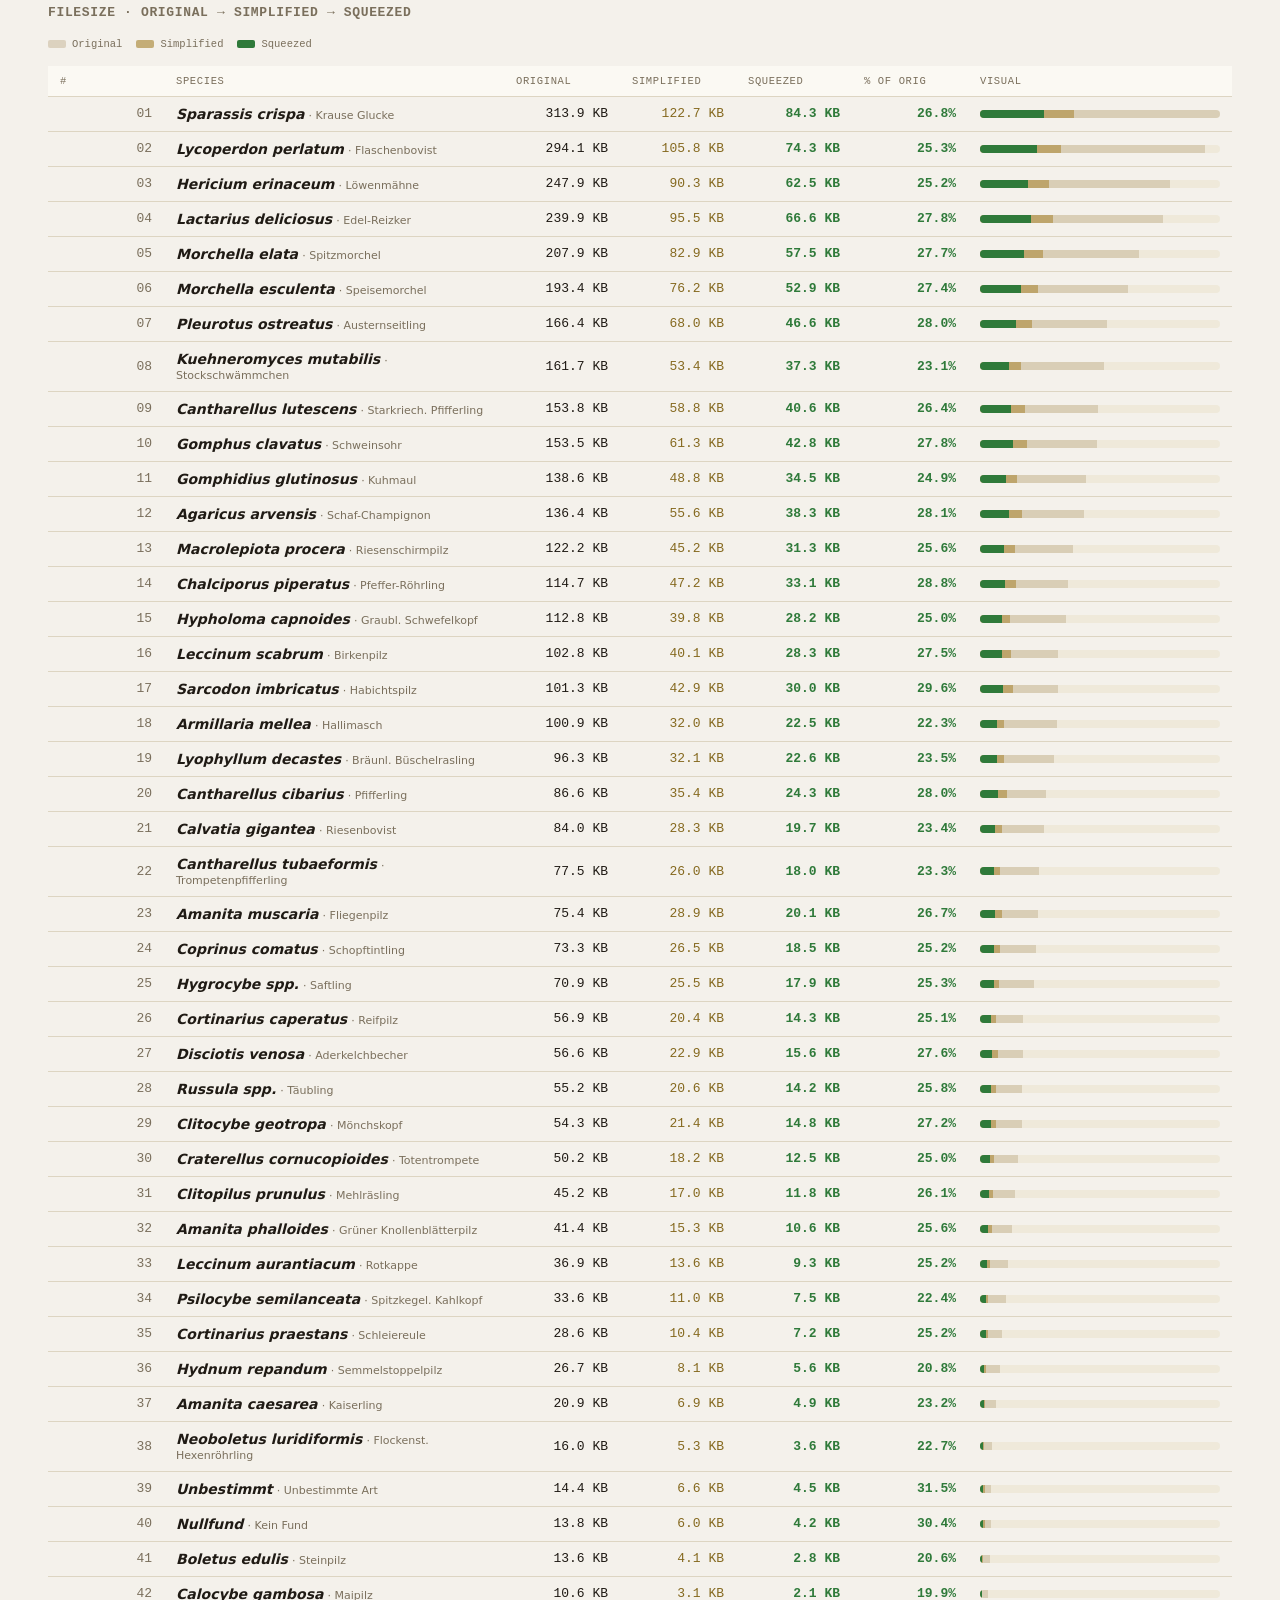
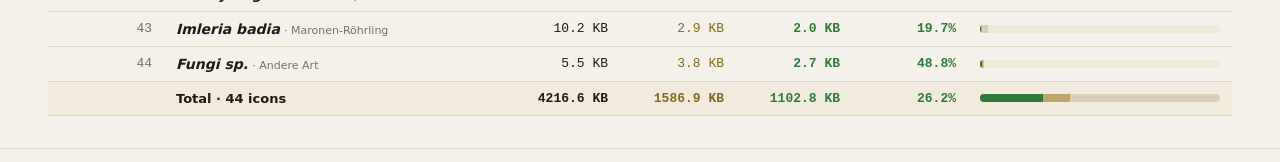
<file: Icons - Squeezed.html>
<!doctype html>
<html lang="en">
<head>
  <meta charset="utf-8"/>
  <title>Squeezed mushroom icons — consistency check @ 300 px</title>
  <meta name="viewport" content="width=device-width, initial-scale=1"/>
  <link rel="stylesheet" href="icons/sheets.css"/>
  <style>
    .toolbar {
      display: flex;
      gap: 18px;
      padding: 14px 48px;
      align-items: center;
      border-bottom: 1px solid var(--rule);
      background: #F8F5EE;
      font-size: 13px;
      color: var(--ink-2);
      flex-wrap: wrap;
    }
    .toolbar a { color: var(--ink-2); text-decoration: none; padding: 4px 10px; border-radius: 6px; border: 1px solid var(--rule); background: var(--bg-card); }
    .toolbar a.active { background: var(--ink); color: #F4F1EB; border-color: var(--ink); }
    .toolbar a:hover { border-color: var(--ink); }

    section.block { padding: 32px 48px; border-bottom: 1px solid var(--rule); }
    section.block > h2 { font-size: 13px; font-weight: 600; letter-spacing: 0.05em; text-transform: uppercase; color: var(--ink-3); margin: 0 0 18px; font-family: var(--mono); }

    /* Recipe — what changed */
    .recipe {
      display: grid;
      grid-template-columns: repeat(auto-fit, minmax(220px, 1fr));
      gap: 12px;
      margin-top: 18px;
    }
    .recipe .step {
      background: var(--bg-card);
      border: 1px solid var(--rule);
      border-radius: 10px;
      padding: 14px 16px;
    }
    .recipe .step .num { font-family: var(--mono); font-size: 11px; color: var(--accent); margin-bottom: 4px; letter-spacing: 0.08em; }
    .recipe .step .title { font-weight: 600; font-size: 13px; margin-bottom: 4px; }
    .recipe .step .desc { font-size: 12px; color: var(--ink-2); line-height: 1.5; }
    .recipe .step .est { font-family: var(--mono); font-size: 10.5px; color: var(--good); margin-top: 8px; }

    /* The 300px consistency grid — the core of this sheet */
    .grid-300 {
      display: grid;
      grid-template-columns: repeat(auto-fill, minmax(300px, 1fr));
      gap: 28px;
    }
    .card-300 {
      display: flex;
      flex-direction: column;
      gap: 10px;
    }
    .canvas-300 {
      width: 100%;
      aspect-ratio: 1 / 1;
      background: #E8DEC4;
      border: 1px solid var(--rule);
      border-radius: 6px;
      position: relative;
      overflow: hidden;
    }
    .canvas-300 img {
      position: absolute;
      inset: 0;
      width: 100%;
      height: 100%;
      object-fit: contain;
    }
    .card-300 .meta {
      display: flex;
      justify-content: space-between;
      align-items: baseline;
      gap: 12px;
    }
    .card-300 .meta .name { display: flex; flex-direction: column; gap: 2px; min-width: 0; }
    .card-300 .meta .latin { font-style: italic; font-weight: 600; font-size: 15px; color: var(--ink); }
    .card-300 .meta .common { font-family: var(--mono); font-size: 11px; color: var(--ink-3); }
    .card-300 .meta .size { font-family: var(--mono); font-size: 11px; color: var(--good); white-space: nowrap; padding: 3px 8px; background: #E2EEDC; border-radius: 4px; font-weight: 600; }

    /* Toggles */
    .toggle-bar { display: flex; align-items: center; gap: 14px; padding: 16px 48px; background: var(--bg-card); border-bottom: 1px solid var(--rule); font-size: 12px; color: var(--ink-3); font-family: var(--mono); flex-wrap: wrap; }
    .toggle-bar label { display: inline-flex; align-items: center; gap: 6px; cursor: pointer; padding: 4px 10px; border-radius: 999px; border: 1px solid var(--rule); background: #FBF9F3; }
    .toggle-bar label:hover { border-color: var(--ink-3); }
    .toggle-bar input { cursor: pointer; }
    body.bg-white .canvas-300 { background: #FFFFFF; }
    body.bg-flat .canvas-300 { background: #F4F1EB; }
    body.bg-dark .canvas-300 { background: #2A2520; }
    body.no-frame .canvas-300 { border-color: transparent; }
    body.show-grid .canvas-300::before, body.show-grid .canvas-300::after {
      content: ""; position: absolute; background: rgba(31,26,20,0.18); pointer-events: none; z-index: 1;
    }
    body.show-grid .canvas-300::before { left: 50%; top: 6%; bottom: 6%; width: 1px; }
    body.show-grid .canvas-300::after { top: 50%; left: 6%; right: 6%; height: 1px; }

    /* Pin row — same icon at marker size */
    .pin-row {
      display: grid;
      grid-template-columns: repeat(auto-fill, minmax(110px, 1fr));
      gap: 16px;
      padding: 28px 24px;
      border-radius: 10px;
      background: var(--bg-map-figured);
    }
    .pin-cell { display: flex; flex-direction: column; align-items: center; gap: 8px; }
    .pin-cell .lab { text-align: center; line-height: 1.25; max-width: 110px; }

    /* Scale ramp */
    .scale-row { display: grid; grid-template-columns: repeat(auto-fill, minmax(210px, 1fr)); gap: 14px; padding: 22px 24px; background: var(--bg-card); border-radius: 10px; border: 1px solid var(--rule); }
    .scale-cell { display: flex; flex-direction: column; align-items: center; gap: 6px; }
    .scale-cell .ramp { display: flex; align-items: flex-end; gap: 8px; }
    .scale-cell .ramp .step { display: flex; align-items: center; justify-content: center; background: #E8DEC4; border: 1px solid var(--rule); }
    .scale-cell .lab { text-align: center; font-size: 10px; line-height: 1.2; color: var(--ink-3); font-family: var(--mono); }

    /* Filesize table */
    table.sizes { width: 100%; border-collapse: collapse; font-size: 13px; }
    table.sizes th, table.sizes td { padding: 9px 12px; text-align: left; border-bottom: 1px solid var(--rule); }
    table.sizes th { font-family: var(--mono); font-size: 10.5px; letter-spacing: 0.06em; text-transform: uppercase; color: var(--ink-3); font-weight: 500; background: var(--bg-card); }
    table.sizes td.num { font-family: var(--mono); text-align: right; white-space: nowrap; min-width: 92px; }
    .totals td { font-weight: 600; background: #F0EBDD; }
    .bar { height: 8px; background: #EFE9DA; border-radius: 4px; overflow: hidden; position: relative; }
    .bar > .o { display: block; height: 100%; background: #C8B89A; opacity: 0.55; position: absolute; top: 0; left: 0; }
    .bar > .s { display: block; height: 100%; background: #B89C5A; opacity: 0.8; position: absolute; top: 0; left: 0; }
    .bar > .q { display: block; height: 100%; background: #2F7A3A; position: absolute; top: 0; left: 0; }
    .bar-cell { width: 240px; }
    .legend { display: flex; gap: 14px; font-family: var(--mono); font-size: 10.5px; color: var(--ink-3); margin: 10px 0 16px; flex-wrap: wrap; }
    .legend .sw { display: inline-block; width: 18px; height: 8px; border-radius: 2px; vertical-align: middle; margin-right: 6px; }
  </style>
</head>
<body>
  <div class="toolbar">
    <span class="lab">Sheets:</span>
    <a href="Icons - Original.html">A · Originals</a>
    <a href="Icons - Simplified.html">B · Simplified</a>
    <a href="Icons - Comparison.html">C · Comparison</a>
    <a href="Icons - Unified.html">D · Unified</a>
    <a href="Icons - Squeezed.html" class="active">E · Squeezed</a>
    <a href="Icons - Unified (from Original).html">F · Unified (from original)</a>
    <a href="Icons - Pipeline.html">★ Pipeline</a>
  </div>

  <header class="sheet-header">
    <div class="kicker">Sheet E · Squeezed set · consistency check @ 300 px</div>
    <h1>Squeezed icons</h1>
    <p>
      Built on top of the unified set. The wrapper <code>&lt;g transform="…"&gt;</code> is baked
      into each path's coordinates, then everything is rounded to integer precision in the new
      0&nbsp;–&nbsp;1000 space. Consecutive same-letter commands are merged. Whitespace between
      letters and digits is dropped. No fidelity loss at icon sizes — 1 unit at 300&nbsp;px = 0.3&nbsp;px,
      well below pixel resolution.
    </p>
    <div class="pills" id="pillSummary"></div>

    <div class="recipe">
      <div class="step">
        <div class="num">01</div>
        <div class="title">Bake the unified transform</div>
        <div class="desc">Apply each icon's wrapper <code>translate(tx ty) scale(s)</code> directly to every path coordinate. Drop the wrapper <code>&lt;g&gt;</code> — one less DOM node per icon.</div>
        <div class="est">≈ 60 B / file</div>
      </div>
      <div class="step">
        <div class="num">02</div>
        <div class="title">Integer precision</div>
        <div class="desc">Round every coordinate to the nearest integer in the new 0–1000 space. Removes the decimal point AND the digit after it from thousands of numbers.</div>
        <div class="est">≈ 30 % saved</div>
      </div>
      <div class="step">
        <div class="num">03</div>
        <div class="title">Merge consecutive commands</div>
        <div class="desc"><code>L 5 6 L 7 8 L 9 10</code> → <code>L5 6 7 8 9 10</code>. Same for <code>C</code>, <code>Q</code>, <code>S</code>, <code>T</code>, <code>A</code>. Implicit <code>L</code> after <code>M</code>.</div>
        <div class="est">≈ 5 % saved</div>
      </div>
      <div class="step">
        <div class="num">04</div>
        <div class="title">Tight whitespace</div>
        <div class="desc">No space between a letter and the digit that follows. Negative signs absorb the separator: <code>5 -3</code> → <code>5-3</code>.</div>
        <div class="est">≈ 3 % saved</div>
      </div>
    </div>
  </header>

  <div class="toggle-bar">
    <span>Canvas:</span>
    <label><input type="radio" name="bg" value="" checked> sand</label>
    <label><input type="radio" name="bg" value="bg-flat"> cream</label>
    <label><input type="radio" name="bg" value="bg-white"> white</label>
    <label><input type="radio" name="bg" value="bg-dark"> charcoal</label>
    <span style="opacity:0.5;">|</span>
    <label><input type="checkbox" id="t-grid"> centre crosshair</label>
    <label><input type="checkbox" id="t-noframe"> hide frame</label>
  </div>

  <section class="block">
    <h2>All <span id="countInline"></span> squeezed icons @ 300 px · consistency check</h2>
    <p style="color: var(--ink-2); font-size: 13px; margin: -8px 0 18px; max-width: 800px;">
      Each canvas is a 300×300 box. The icon fills it via <code>object-fit: contain</code>, so the
      square frame doubles as a viewBox check. Use it to spot drift, weight imbalance or any
      species that breaks the family read.
    </p>
    <div class="grid-300" id="grid300"></div>
  </section>

  <section class="block">
    <h2>Scale ramp · 96 · 48 · 24 px</h2>
    <p style="color: var(--ink-2); font-size: 13px; margin: -8px 0 14px;">
      The same icons stepped down through marker sizes. The integer-precision rounding is invisible
      at every step.
    </p>
    <div class="scale-row" id="scaleRow"></div>
  </section>

  <section class="block">
    <h2>Inside a teardrop marker · 56 px pin</h2>
    <div class="pin-row" id="pinRow"></div>
  </section>

  <section class="block">
    <h2>Filesize · original → simplified → squeezed</h2>
    <div class="legend">
      <span><span class="sw" style="background:#C8B89A;opacity:0.55;"></span>Original</span>
      <span><span class="sw" style="background:#B89C5A;opacity:0.8;"></span>Simplified</span>
      <span><span class="sw" style="background:#2F7A3A;"></span>Squeezed</span>
    </div>
    <table class="sizes" id="sizesTable">
      <thead>
        <tr>
          <th style="width:36px;">#</th>
          <th>Species</th>
          <th class="num">Original</th>
          <th class="num">Simplified</th>
          <th class="num">Squeezed</th>
          <th class="num">% of orig</th>
          <th class="bar-cell">Visual</th>
        </tr>
      </thead>
      <tbody></tbody>
    </table>
  </section>

  <script src="icons/species-data.js"></script>
  <script>
    const root = (p) => "icons/squeezed/" + encodeURIComponent(p);

    // Summary pill row
    let totOrig = 0, totSimp = 0, totSq = 0;
    ALL_ICONS.forEach(s => { totOrig += SIZES[s.file].orig; totSimp += SIZES[s.file].simp; totSq += SIZES[s.file].sq; });
    document.getElementById('pillSummary').innerHTML = `
      <span class="pill dot">${ALL_ICONS.length} icons</span>
      <span class="pill dot">viewBox 1000 × 1000</span>
      <span class="pill bad">Σ ${(totOrig/1024).toFixed(1)} KB original</span>
      <span class="pill good">Σ ${(totSq/1024).toFixed(1)} KB squeezed</span>
      <span class="pill good">${(totSq/totOrig*100).toFixed(1)} % of original · −${((totOrig-totSq)/1024).toFixed(0)} KB</span>
    `;
    document.getElementById('countInline').textContent = ALL_ICONS.length;

    // 300 px grid
    const grid300 = document.getElementById('grid300');
    ALL_ICONS.forEach(s => {
      const sq = SIZES[s.file].sq;
      grid300.insertAdjacentHTML('beforeend', `
        <div class="card-300">
          <div class="canvas-300"><img src="${root(s.file)}" alt="${s.latin}"></div>
          <div class="meta">
            <div class="name">
              <div class="latin">${s.latin}</div>
              <div class="common">${s.de} · ${s.en}</div>
            </div>
            <span class="size">${(sq/1024).toFixed(1)} KB</span>
          </div>
        </div>
      `);
    });

    // Scale ramp — 96, 48, 24
    const scaleRow = document.getElementById('scaleRow');
    ALL_ICONS.forEach(s => {
      scaleRow.insertAdjacentHTML('beforeend', `
        <div class="scale-cell">
          <div class="ramp">
            ${[96, 48, 24].map(px => `
              <div class="step" style="width:${px}px;height:${px}px;">
                <img src="${root(s.file)}" style="width:100%;height:100%;object-fit:contain;">
              </div>
            `).join('')}
          </div>
          <div class="lab">${s.latin.split(' ').map(w => `<div>${w}</div>`).join('')}</div>
        </div>
      `);
    });

    // Pin row
    const pinRow = document.getElementById('pinRow');
    ALL_ICONS.forEach(s => {
      const size = 56;
      pinRow.insertAdjacentHTML('beforeend', `
        <div class="pin-cell">
          <div class="pin" style="width:${size}px;height:${size*1.25}px;">
            <svg class="pin-shape" viewBox="0 0 64 80" width="${size}" height="${size*1.25}">
              <path d="M32 1 C15 1 2 14 2 31 C2 48 22 64 32 79 C42 64 62 48 62 31 C62 14 49 1 32 1 Z" fill="#FFFFFF" stroke="#1F1A14" stroke-width="2"/>
            </svg>
            <div class="pin-icon" style="width:${size*0.62}px;height:${size*0.62}px;">
              <img src="${root(s.file)}" style="width:100%;height:100%;object-fit:contain;">
            </div>
          </div>
          <div class="lab">${s.latin.split(' ').map(w => `<div>${w}</div>`).join('')}</div>
        </div>
      `);
    });

    // Filesize table
    const sorted = ALL_ICONS.slice().map(s => ({ s, ...SIZES[s.file] })).sort((a,b) => b.orig - a.orig);
    const maxOrig = sorted[0].orig;
    const tbody = document.querySelector('#sizesTable tbody');
    const fmt = (b) => (b/1024).toFixed(1) + '\u00A0KB';
    sorted.forEach((row, i) => {
      const oPct = row.orig/maxOrig*100, sPct = row.simp/maxOrig*100, qPct = row.sq/maxOrig*100;
      tbody.insertAdjacentHTML('beforeend', `
        <tr>
          <td class="num" style="color:var(--ink-3);">${(i+1).toString().padStart(2,'0')}</td>
          <td><span class="latin">${row.s.latin}</span> <span style="color:var(--ink-3);font-size:11px;">· ${row.s.de}</span></td>
          <td class="num">${fmt(row.orig)}</td>
          <td class="num" style="color:#85691F;">${fmt(row.simp)}</td>
          <td class="num" style="color:var(--good);font-weight:600;">${fmt(row.sq)}</td>
          <td class="num" style="color:var(--good);font-weight:600;">${(row.sq/row.orig*100).toFixed(1)}%</td>
          <td class="bar-cell">
            <div class="bar">
              <span class="o" style="width:${oPct.toFixed(1)}%;"></span>
              <span class="s" style="width:${sPct.toFixed(1)}%;"></span>
              <span class="q" style="width:${qPct.toFixed(1)}%;"></span>
            </div>
          </td>
        </tr>
      `);
    });
    tbody.insertAdjacentHTML('beforeend', `
      <tr class="totals">
        <td></td>
        <td>Total · ${ALL_ICONS.length} icons</td>
        <td class="num">${fmt(totOrig)}</td>
        <td class="num" style="color:#85691F;">${fmt(totSimp)}</td>
        <td class="num" style="color:var(--good);">${fmt(totSq)}</td>
        <td class="num" style="color:var(--good);">${(totSq/totOrig*100).toFixed(1)}%</td>
        <td class="bar-cell"><div class="bar"><span class="o" style="width:100%;"></span><span class="s" style="width:${(totSimp/totOrig*100).toFixed(1)}%;"></span><span class="q" style="width:${(totSq/totOrig*100).toFixed(1)}%;"></span></div></td>
      </tr>
    `);

    // Toggles
    document.querySelectorAll('input[name="bg"]').forEach(r => {
      r.addEventListener('change', () => {
        document.body.classList.remove('bg-flat', 'bg-white', 'bg-dark');
        const v = document.querySelector('input[name="bg"]:checked').value;
        if (v) document.body.classList.add(v);
      });
    });
    document.getElementById('t-grid').addEventListener('change', e => {
      document.body.classList.toggle('show-grid', e.target.checked);
    });
    document.getElementById('t-noframe').addEventListener('change', e => {
      document.body.classList.toggle('no-frame', e.target.checked);
    });
  </script>
</body>
</html>
</file>
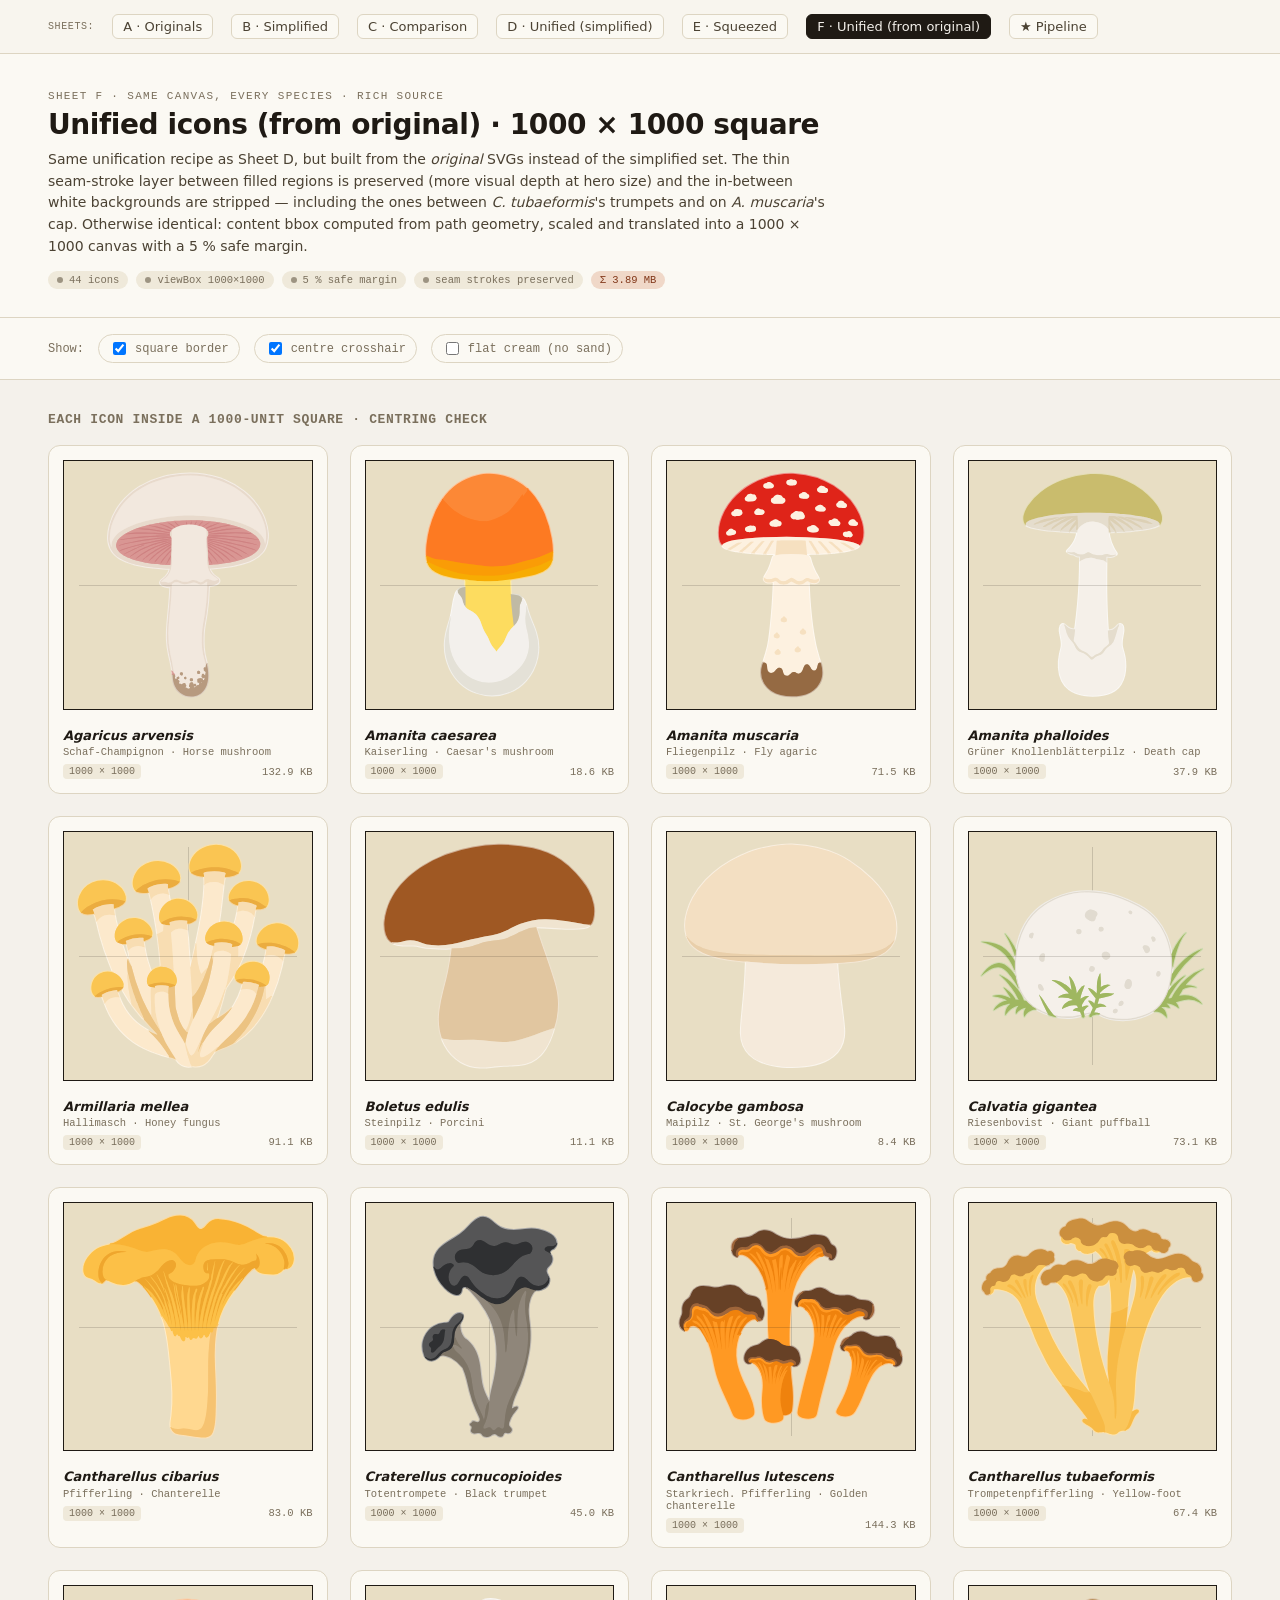
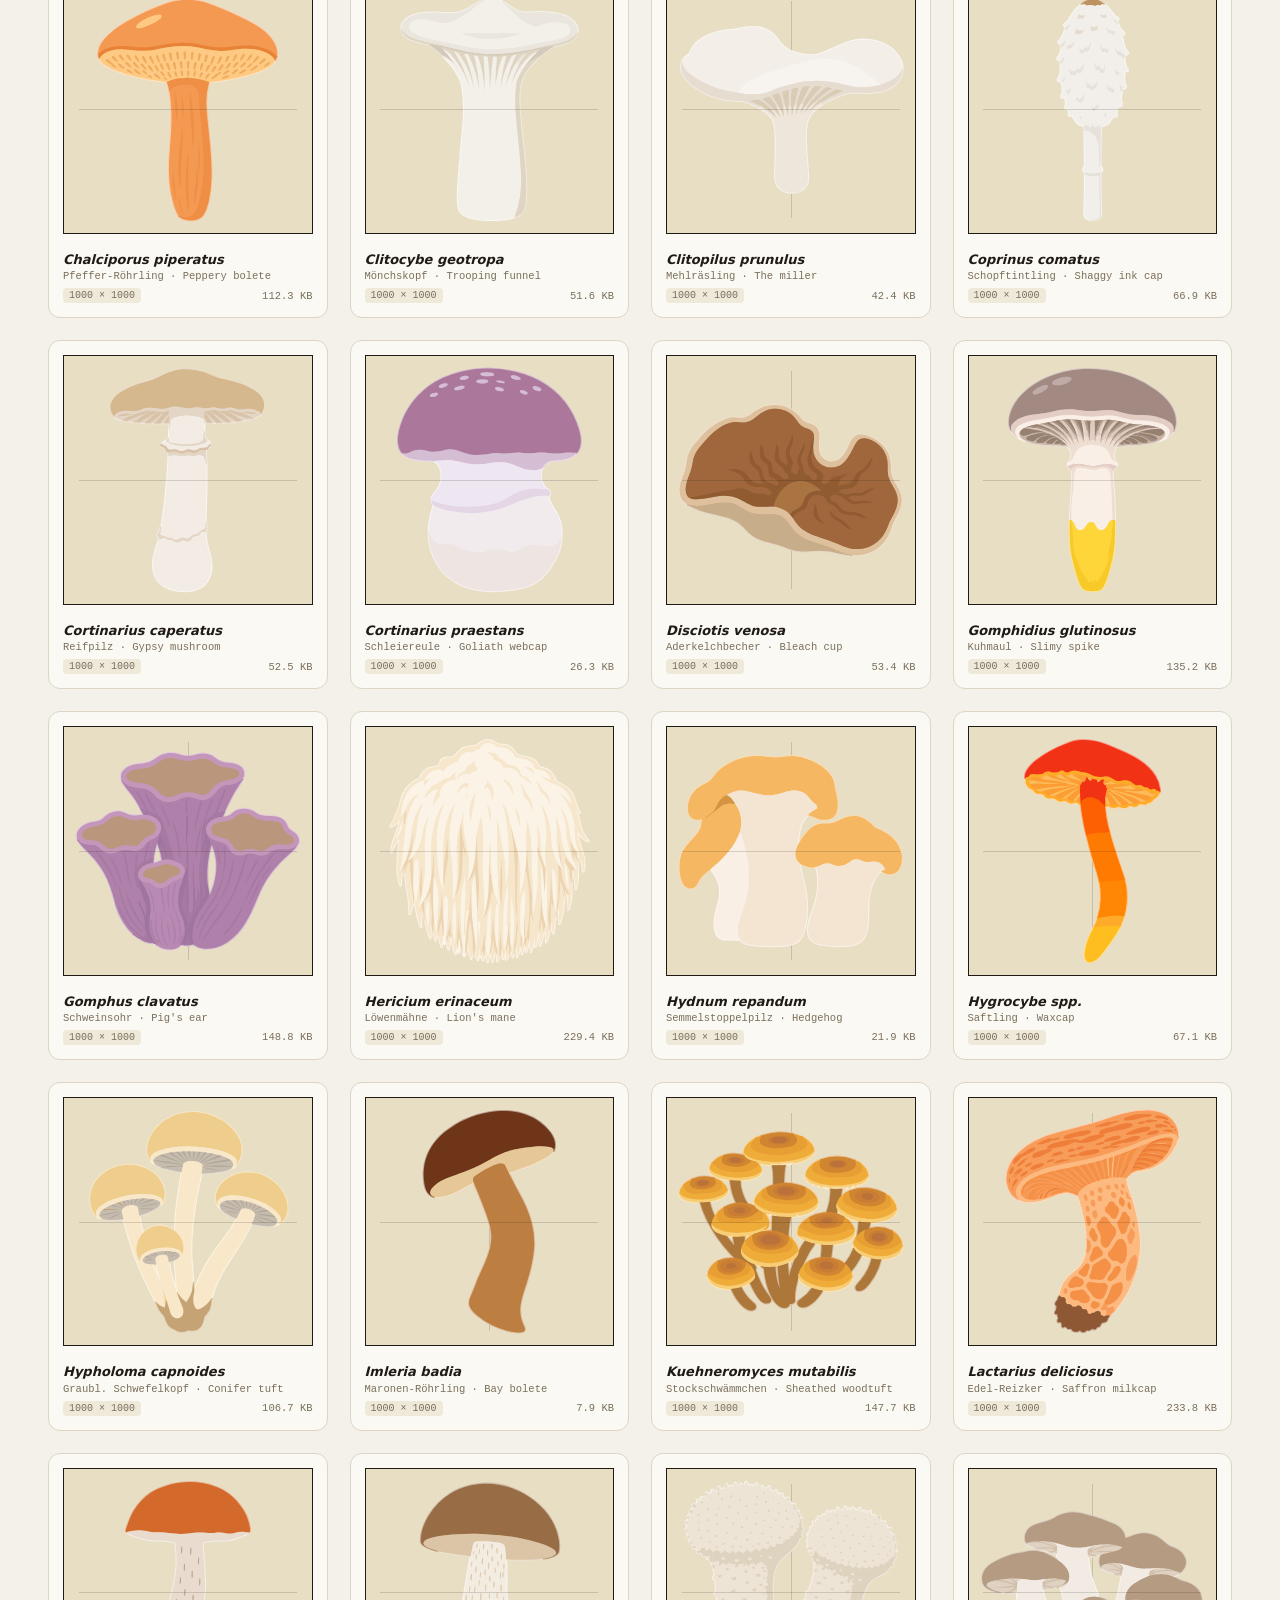
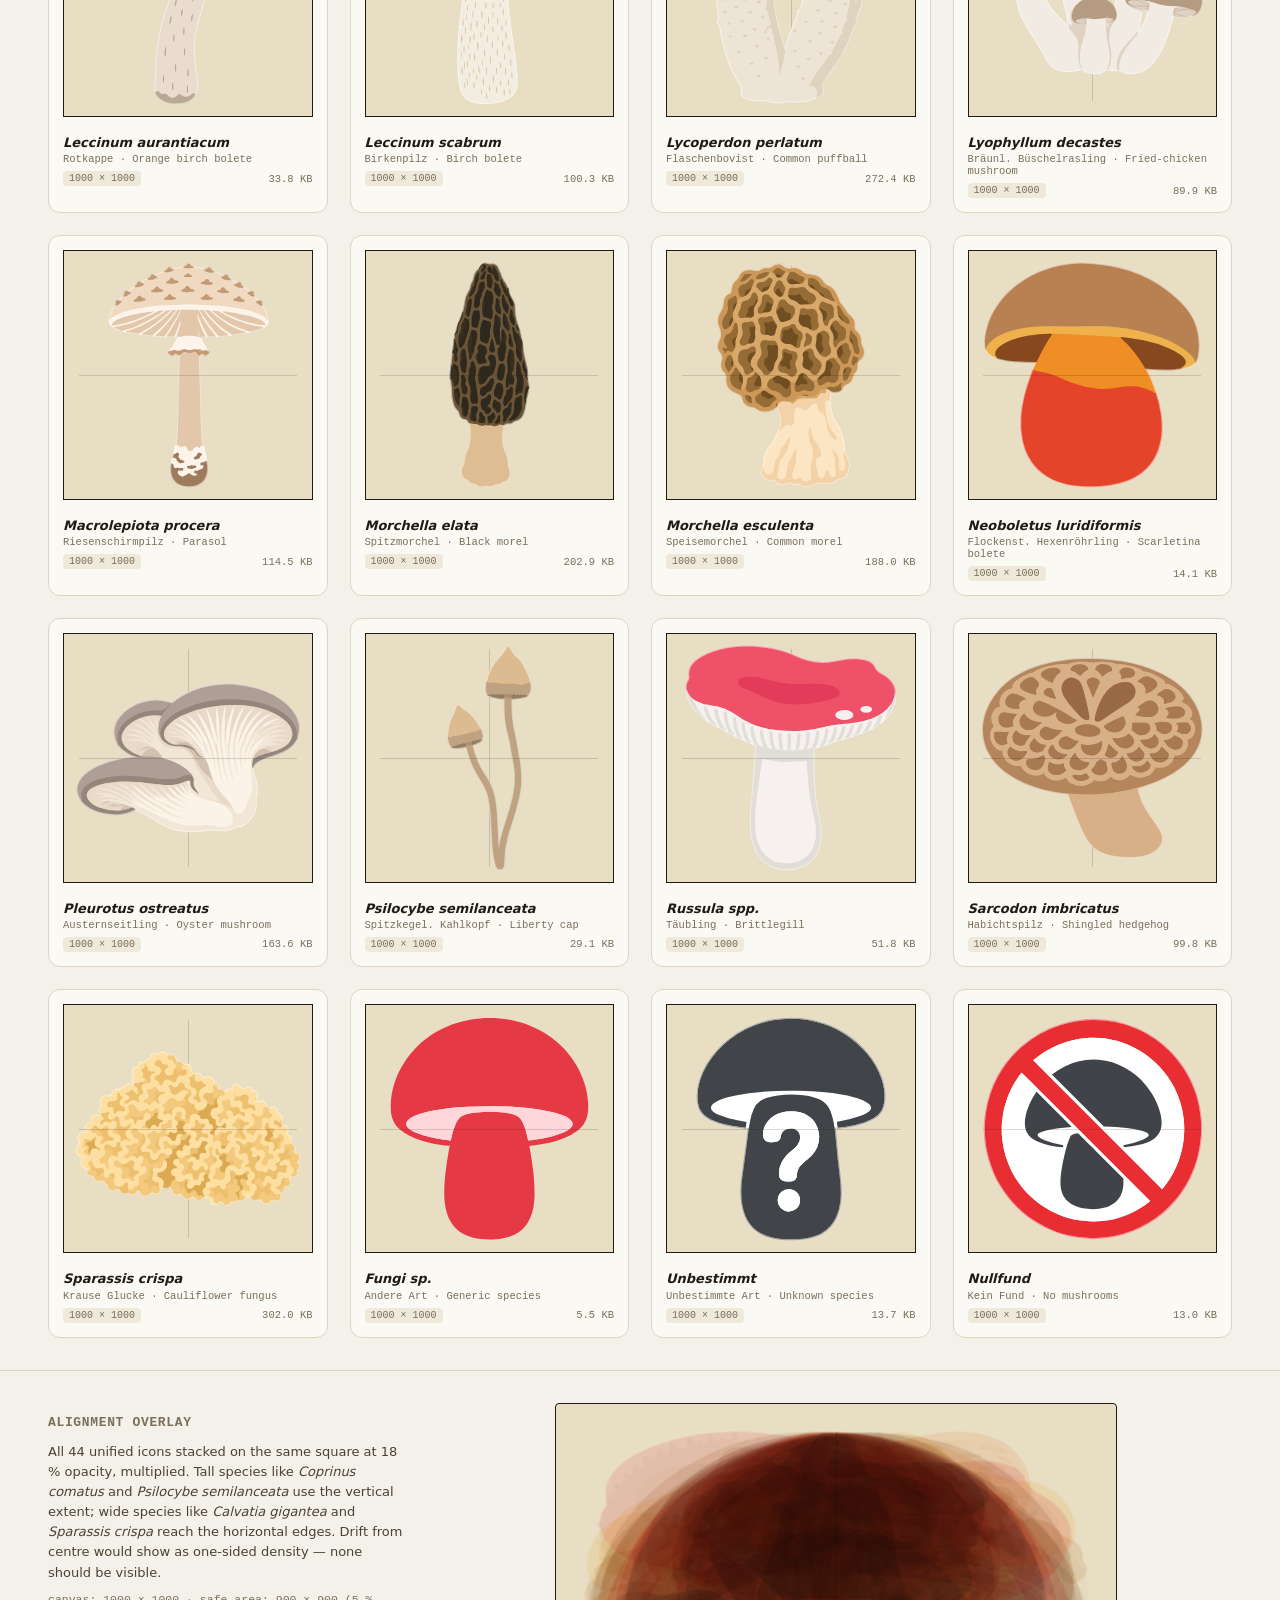
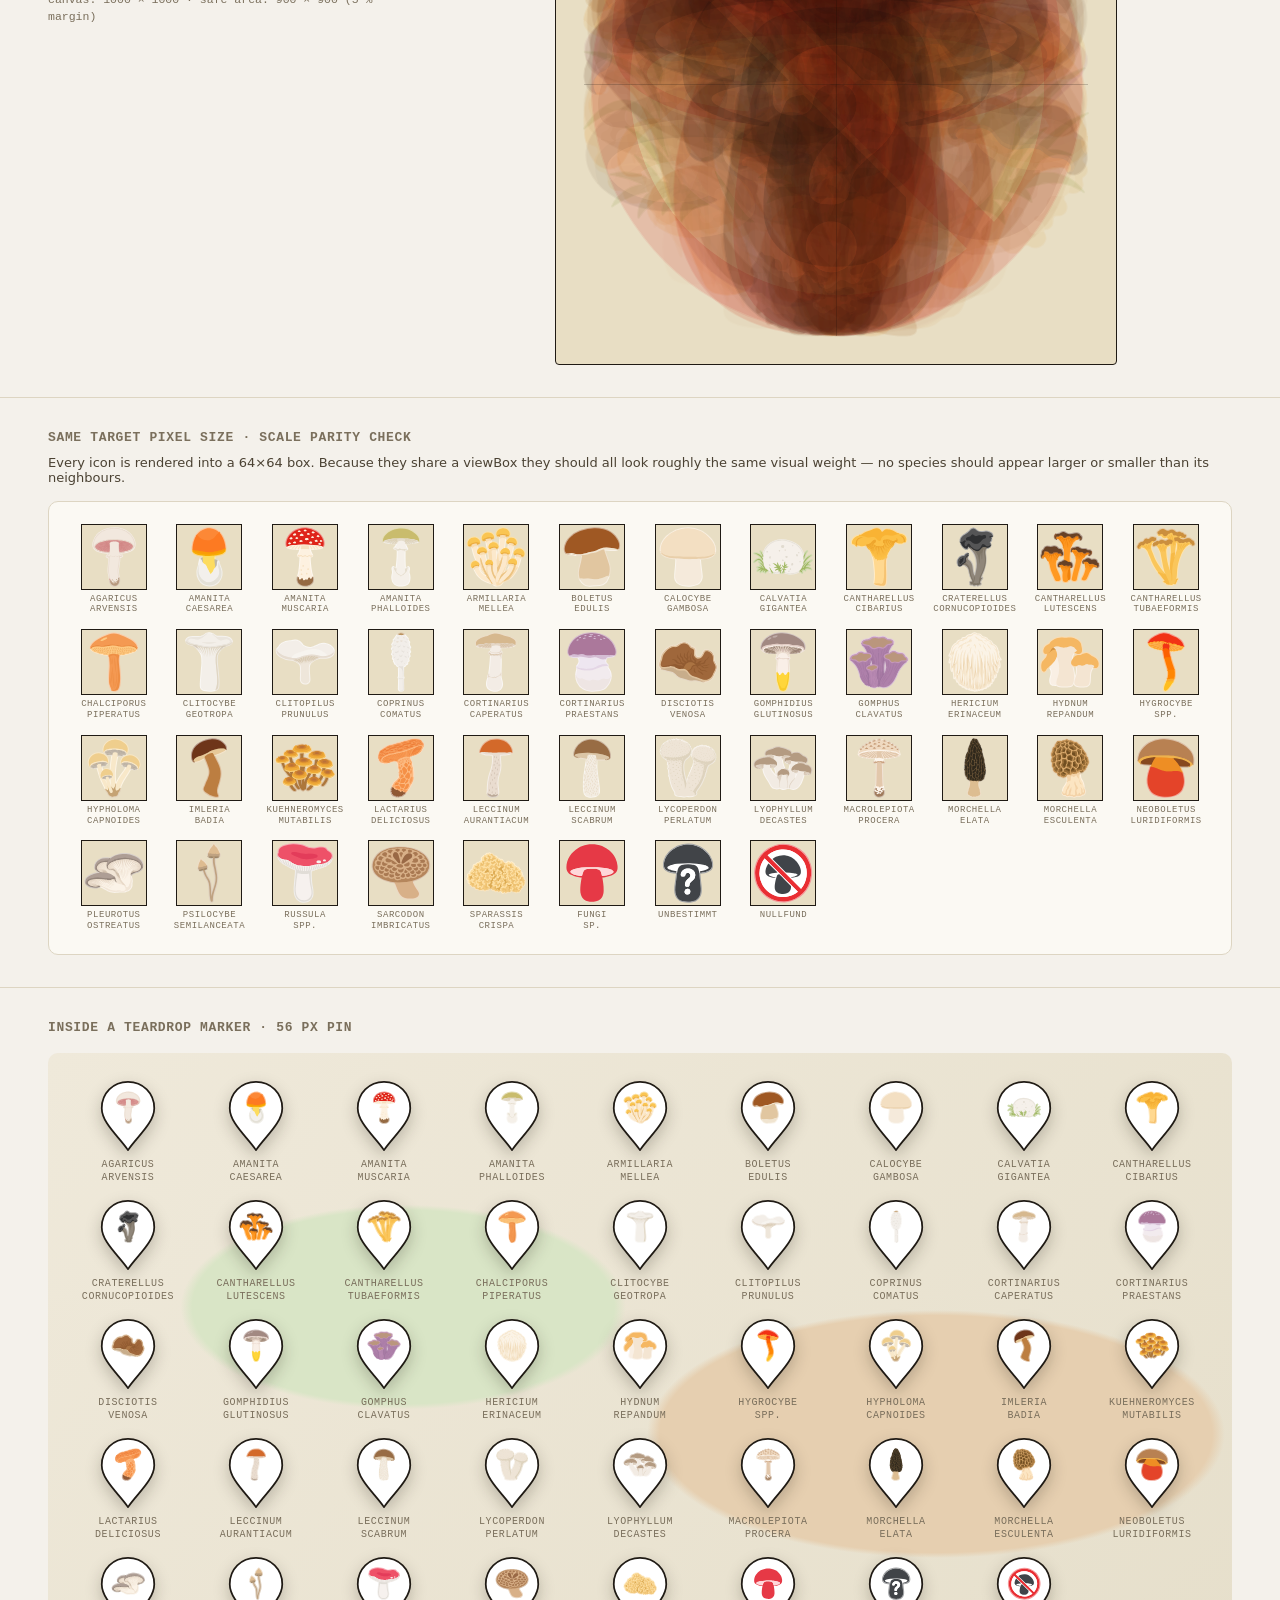
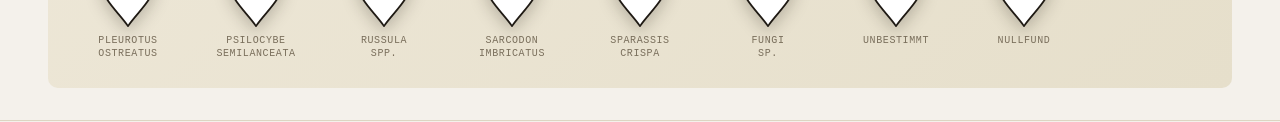
<file: Icons - Unified (from Original).html>
<!doctype html>
<html lang="en">
<head>
  <meta charset="utf-8"/>
  <title>Unified mushroom icons (from original) — 1000×1000 square set</title>
  <meta name="viewport" content="width=device-width, initial-scale=1"/>
  <link rel="stylesheet" href="icons/sheets.css"/>
  <style>
    .toolbar {
      display: flex;
      gap: 18px;
      padding: 14px 48px;
      align-items: center;
      border-bottom: 1px solid var(--rule);
      background: #F8F5EE;
      font-size: 13px;
      color: var(--ink-2);
    }
    .toolbar a { color: var(--ink-2); text-decoration: none; padding: 4px 10px; border-radius: 6px; border: 1px solid var(--rule); background: var(--bg-card); }
    .toolbar a.active { background: var(--ink); color: #F4F1EB; border-color: var(--ink); }
    .toolbar a:hover { border-color: var(--ink); }

    section.block { padding: 32px 48px; border-bottom: 1px solid var(--rule); }
    section.block > h2 { font-size: 13px; font-weight: 600; letter-spacing: 0.05em; text-transform: uppercase; color: var(--ink-3); margin: 0 0 18px; font-family: var(--mono); }

    /* The framed canvas — square border + crosshair guides so we can eyeball centering */
    .frame-grid { display: grid; grid-template-columns: repeat(auto-fill, minmax(220px, 1fr)); gap: 22px; }
    .frame {
      background: var(--bg-card);
      border-radius: 12px;
      border: 1px solid var(--rule);
      overflow: hidden;
      display: flex;
      flex-direction: column;
    }
    .frame .canvas {
      position: relative;
      aspect-ratio: 1 / 1;
      background: #E8DEC4;
      margin: 14px;
      box-sizing: border-box;
      border: 1.5px solid #1F1A14;
    }
    .frame .canvas::before, .frame .canvas::after {
      content: "";
      position: absolute;
      background: rgba(31,26,20,0.16);
      pointer-events: none;
    }
    .frame .canvas::before { left: 50%; top: 6%; bottom: 6%; width: 1px; }
    .frame .canvas::after { top: 50%; left: 6%; right: 6%; height: 1px; }
    .frame .canvas img { position: absolute; inset: 0; width: 100%; height: 100%; object-fit: contain; }
    .frame .meta { padding: 4px 14px 14px; }
    .frame .meta .latin { font-size: 13px; line-height: 1.25; }
    .frame .meta .common { font-size: 10.5px; }
    .frame .meta .row {
      display: flex; align-items: center; justify-content: space-between;
      margin-top: 6px; font-family: var(--mono); font-size: 10px; color: var(--ink-3);
    }
    .frame .meta .row .vb { background: #EFE9DA; padding: 2px 6px; border-radius: 4px; }

    /* Toggle */
    .toggle-bar { display: flex; align-items: center; gap: 14px; padding: 16px 48px; background: var(--bg-card); border-bottom: 1px solid var(--rule); font-size: 12px; color: var(--ink-3); font-family: var(--mono); }
    .toggle-bar label { display: inline-flex; align-items: center; gap: 6px; cursor: pointer; padding: 4px 10px; border-radius: 999px; border: 1px solid var(--rule); background: #FBF9F3; }
    .toggle-bar label:hover { border-color: var(--ink-3); }
    .toggle-bar input { cursor: pointer; }
    body.no-frame .frame .canvas { border-color: transparent; }
    body.no-frame .frame .canvas::before, body.no-frame .frame .canvas::after { display: none; }
    body.no-grid .frame .canvas::before, body.no-grid .frame .canvas::after { display: none; }
    body.bg-flat .frame .canvas { background: #F8F5EE; }

    /* Stacked alignment overlay: all icons on top of each other at low opacity */
    .overlay-block { display: grid; grid-template-columns: minmax(280px, 360px) 1fr; gap: 32px; padding: 32px 48px; border-bottom: 1px solid var(--rule); }
    .overlay-block .text { padding-top: 12px; }
    .overlay-block .text h2 { font-size: 13px; font-weight: 600; letter-spacing: 0.05em; text-transform: uppercase; color: var(--ink-3); margin: 0 0 12px; font-family: var(--mono); }
    .overlay-block .text p { color: var(--ink-2); font-size: 13px; line-height: 1.55; margin: 8px 0; max-width: 380px; }
    .overlay-block .stack {
      position: relative;
      aspect-ratio: 1 / 1;
      max-width: 560px;
      width: 100%;
      background: #E8DEC4;
      border: 1.5px solid #1F1A14;
      border-radius: 4px;
      margin: 0 auto;
    }
    .overlay-block .stack::before, .overlay-block .stack::after {
      content: ""; position: absolute; background: rgba(31,26,20,0.22); pointer-events: none;
    }
    .overlay-block .stack::before { left: 50%; top: 5%; bottom: 5%; width: 1px; }
    .overlay-block .stack::after { top: 50%; left: 5%; right: 5%; height: 1px; }
    .overlay-block .stack img { position: absolute; inset: 0; width: 100%; height: 100%; object-fit: contain; mix-blend-mode: multiply; opacity: 0.18; }

    /* Pin row */
    .pin-row {
      display: grid;
      grid-template-columns: repeat(auto-fill, minmax(110px, 1fr));
      gap: 16px;
      padding: 28px 24px;
      border-radius: 10px;
      background: var(--bg-map-figured);
    }
    .pin-cell { display: flex; flex-direction: column; align-items: center; gap: 8px; }
    .pin-cell .lab { text-align: center; line-height: 1.25; max-width: 110px; }

    /* Tiny scale check — all icons at same target px shown next to each other */
    .scale-row { display: grid; grid-template-columns: repeat(auto-fill, minmax(80px, 1fr)); gap: 14px; padding: 22px 24px; background: var(--bg-card); border-radius: 10px; border: 1px solid var(--rule); }
    .scale-cell { display: flex; flex-direction: column; align-items: center; gap: 4px; }
    .scale-cell .box { width: 64px; height: 64px; background: #E8DEC4; border: 1px solid var(--ink); display: flex; align-items: center; justify-content: center; }
    .scale-cell .box img { width: 100%; height: 100%; object-fit: contain; }
    .scale-cell .lab { text-align: center; font-size: 9px; line-height: 1.2; }
  </style>
</head>
<body>
  <div class="toolbar">
    <span class="lab">Sheets:</span>
    <a href="Icons - Original.html">A · Originals</a>
    <a href="Icons - Simplified.html">B · Simplified</a>
    <a href="Icons - Comparison.html">C · Comparison</a>
    <a href="Icons - Unified.html">D · Unified (simplified)</a>
    <a href="Icons - Squeezed.html">E · Squeezed</a>
    <a href="Icons - Unified (from Original).html" class="active">F · Unified (from original)</a>
    <a href="Icons - Pipeline.html">★ Pipeline</a>
  </div>

  <header class="sheet-header">
    <div class="kicker">Sheet F · Same canvas, every species · rich source</div>
    <h1>Unified icons (from original) · 1000 × 1000 square</h1>
    <p>
      Same unification recipe as Sheet&nbsp;D, but built from the <i>original</i> SVGs instead of
      the simplified set. The thin seam-stroke layer between filled regions is preserved (more
      visual depth at hero size) and the in-between white backgrounds are stripped — including
      the ones between <i>C. tubaeformis</i>'s trumpets and on <i>A. muscaria</i>'s cap.
      Otherwise identical: content bbox computed from path geometry, scaled and translated into a
      1000 × 1000 canvas with a 5 % safe margin.
    </p>
    <div class="pills">
      <span class="pill dot" id="pillCount"></span>
      <span class="pill dot">viewBox 1000×1000</span>
      <span class="pill dot">5 % safe margin</span>
      <span class="pill dot">seam strokes preserved</span>
      <span class="pill bad" id="pillTotalUO"></span>
    </div>
  </header>

  <div class="toggle-bar">
    <span>Show:</span>
    <label><input type="checkbox" id="t-frame" checked> square border</label>
    <label><input type="checkbox" id="t-grid" checked> centre crosshair</label>
    <label><input type="checkbox" id="t-bg"> flat cream (no sand)</label>
  </div>

  <section class="block">
    <h2>Each icon inside a 1000-unit square · centring check</h2>
    <div class="frame-grid" id="frameGrid"></div>
  </section>

  <section class="overlay-block">
    <div class="text">
      <h2>Alignment overlay</h2>
      <p>
        All <span id="stackedCount"></span> unified icons stacked on the same square at 18 % opacity, multiplied. Tall species
        like <i>Coprinus comatus</i> and <i>Psilocybe semilanceata</i> use the vertical extent;
        wide species like <i>Calvatia gigantea</i> and <i>Sparassis crispa</i> reach the horizontal edges.
        Drift from centre would show as one-sided density — none should be visible.
      </p>
      <p style="font-family: var(--mono); font-size: 11.5px; color: var(--ink-3);">
        canvas: 1000 × 1000 · safe area: 900 × 900 (5 % margin)
      </p>
    </div>
    <div class="stack" id="stack"></div>
  </section>

  <section class="block">
    <h2>Same target pixel size · scale parity check</h2>
    <p style="color: var(--ink-2); font-size: 13px; margin: -8px 0 16px;">
      Every icon is rendered into a 64×64 box. Because they share a viewBox they should all look
      roughly the same visual weight — no species should appear larger or smaller than its neighbours.
    </p>
    <div class="scale-row" id="scaleRow"></div>
  </section>

  <section class="block">
    <h2>Inside a teardrop marker · 56 px pin</h2>
    <div class="pin-row" id="pinRow"></div>
  </section>

  <script src="icons/species-data.js"></script>
  <script>
    const root = (p) => "icons/unified-original/" + encodeURIComponent(p);

    // Frame grid
    const frameGrid = document.getElementById('frameGrid');
    const sizesO = Object.fromEntries(ALL_ICONS.map(s => [s.file, SIZES[s.file].uo]));
    // Total for the F-set pill
    const totalUO = ALL_ICONS.reduce((a, s) => a + SIZES[s.file].uo, 0);
    document.getElementById('pillCount').textContent = ALL_ICONS.length + ' icons';
    document.getElementById('pillTotalUO').textContent = 'Σ ' + (totalUO/1024/1024).toFixed(2) + ' MB';
    document.getElementById('stackedCount').textContent = ALL_ICONS.length;
    ALL_ICONS.forEach(s => {
      const sz = sizesO[s.file];
      frameGrid.insertAdjacentHTML('beforeend', `
        <div class="frame">
          <div class="canvas">
            <img src="${root(s.file)}" alt="${s.latin}">
          </div>
          <div class="meta">
            <div class="latin">${s.latin}</div>
            <div class="common">${s.de} · ${s.en}</div>
            <div class="row">
              <span class="vb">1000 × 1000</span>
              <span style="font-family:var(--mono);font-size:10.5px;color:var(--ink-3);">${(sz/1024).toFixed(1)} KB</span>
            </div>
          </div>
        </div>
      `);
    });

    // Alignment overlay — stack all icons at 18% opacity
    const stack = document.getElementById('stack');
    ALL_ICONS.forEach(s => {
      stack.insertAdjacentHTML('beforeend', `<img src="${root(s.file)}" alt="">`);
    });

    // Scale parity grid
    const scaleRow = document.getElementById('scaleRow');
    ALL_ICONS.forEach(s => {
      scaleRow.insertAdjacentHTML('beforeend', `
        <div class="scale-cell">
          <div class="box"><img src="${root(s.file)}" alt="${s.latin}"></div>
          <div class="lab">${s.latin.split(' ').map(w => `<div>${w}</div>`).join('')}</div>
        </div>
      `);
    });

    // Pin row
    const pinRow = document.getElementById('pinRow');
    ALL_ICONS.forEach(s => {
      const size = 56;
      pinRow.insertAdjacentHTML('beforeend', `
        <div class="pin-cell">
          <div class="pin" style="width:${size}px;height:${size*1.25}px;">
            <svg class="pin-shape" viewBox="0 0 64 80" width="${size}" height="${size*1.25}">
              <path d="M32 1 C15 1 2 14 2 31 C2 48 22 64 32 79 C42 64 62 48 62 31 C62 14 49 1 32 1 Z" fill="#FFFFFF" stroke="#1F1A14" stroke-width="2"/>
            </svg>
            <div class="pin-icon" style="width:${size*0.62}px;height:${size*0.62}px;">
              <img src="${root(s.file)}" style="width:100%;height:100%;object-fit:contain;">
            </div>
          </div>
          <div class="lab">${s.latin.split(' ').map(w => `<div>${w}</div>`).join('')}</div>
        </div>
      `);
    });

    // Toggles
    const tFrame = document.getElementById('t-frame');
    const tGrid  = document.getElementById('t-grid');
    const tBg    = document.getElementById('t-bg');
    const sync = () => {
      document.body.classList.toggle('no-frame', !tFrame.checked);
      document.body.classList.toggle('no-grid', !tGrid.checked);
      document.body.classList.toggle('bg-flat', tBg.checked);
    };
    tFrame.addEventListener('change', sync);
    tGrid.addEventListener('change', sync);
    tBg.addEventListener('change', sync);
    sync();
  </script>
</body>
</html>
</file>
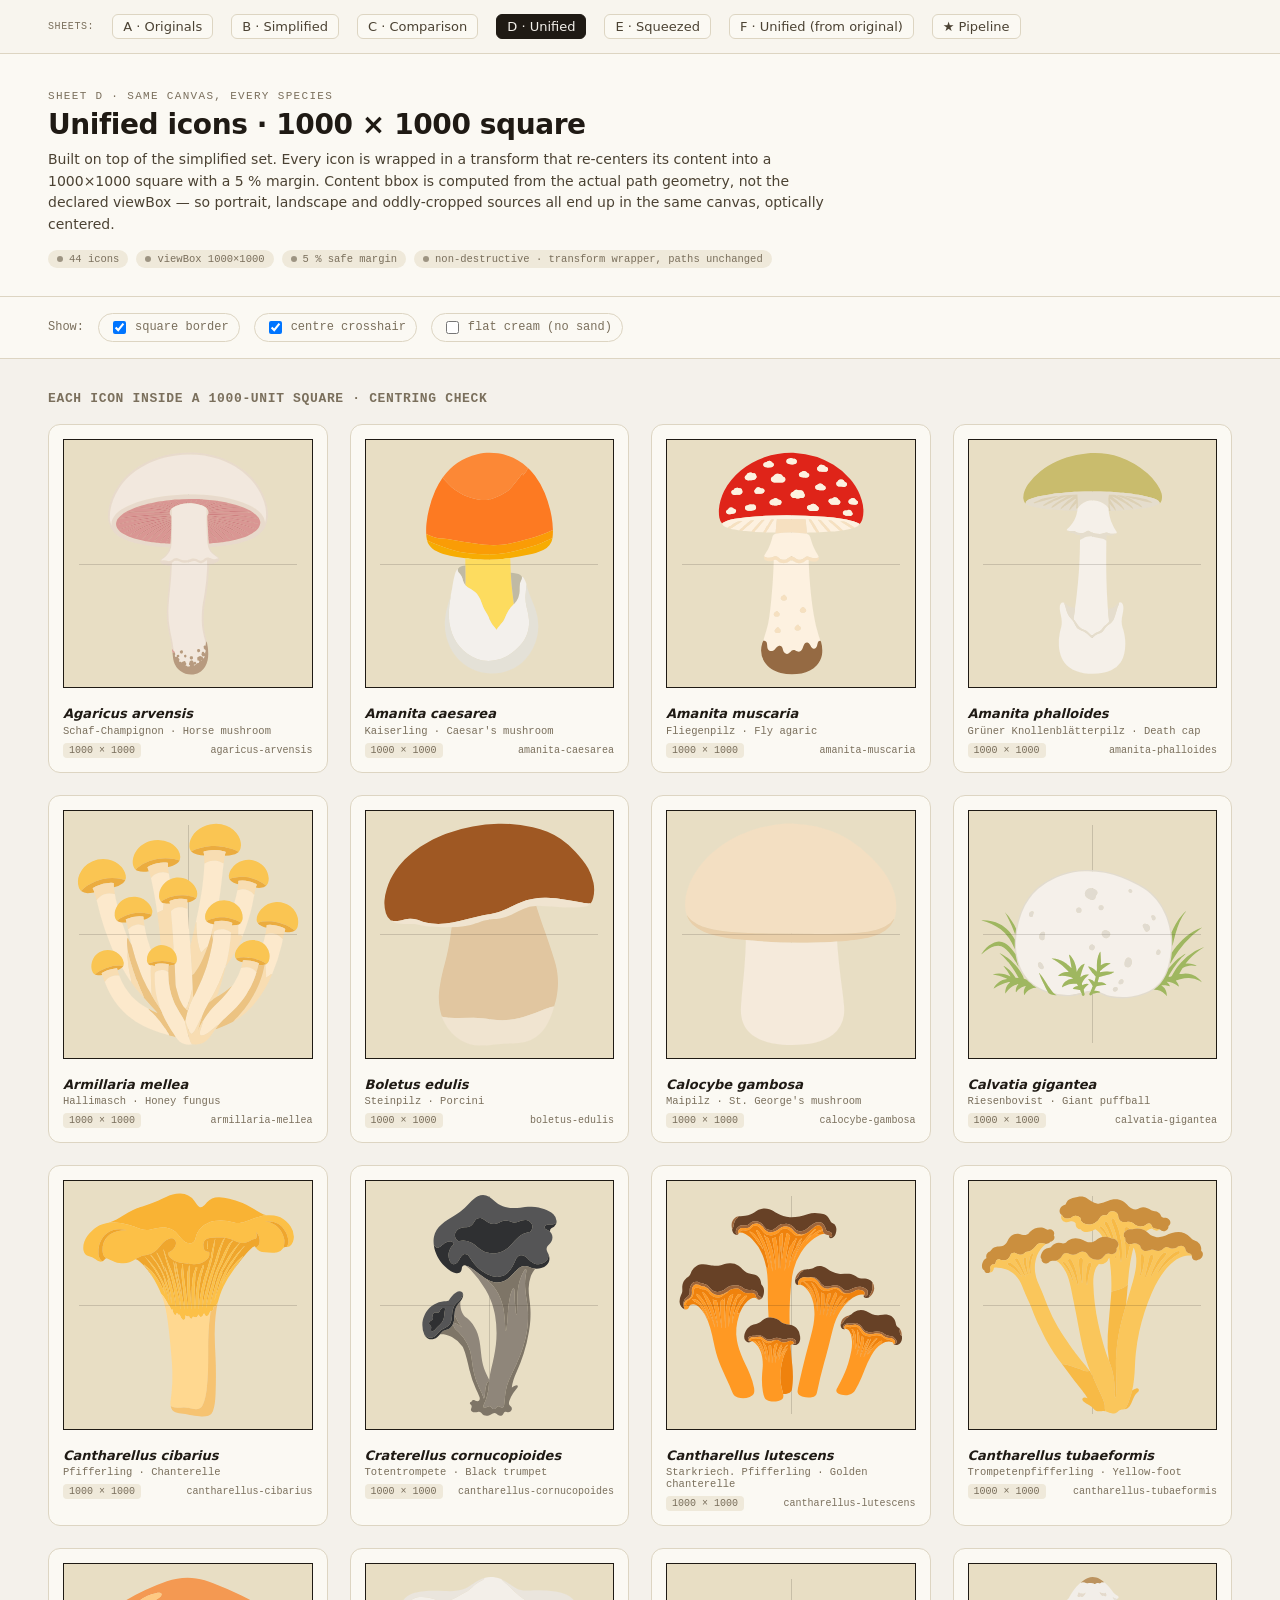
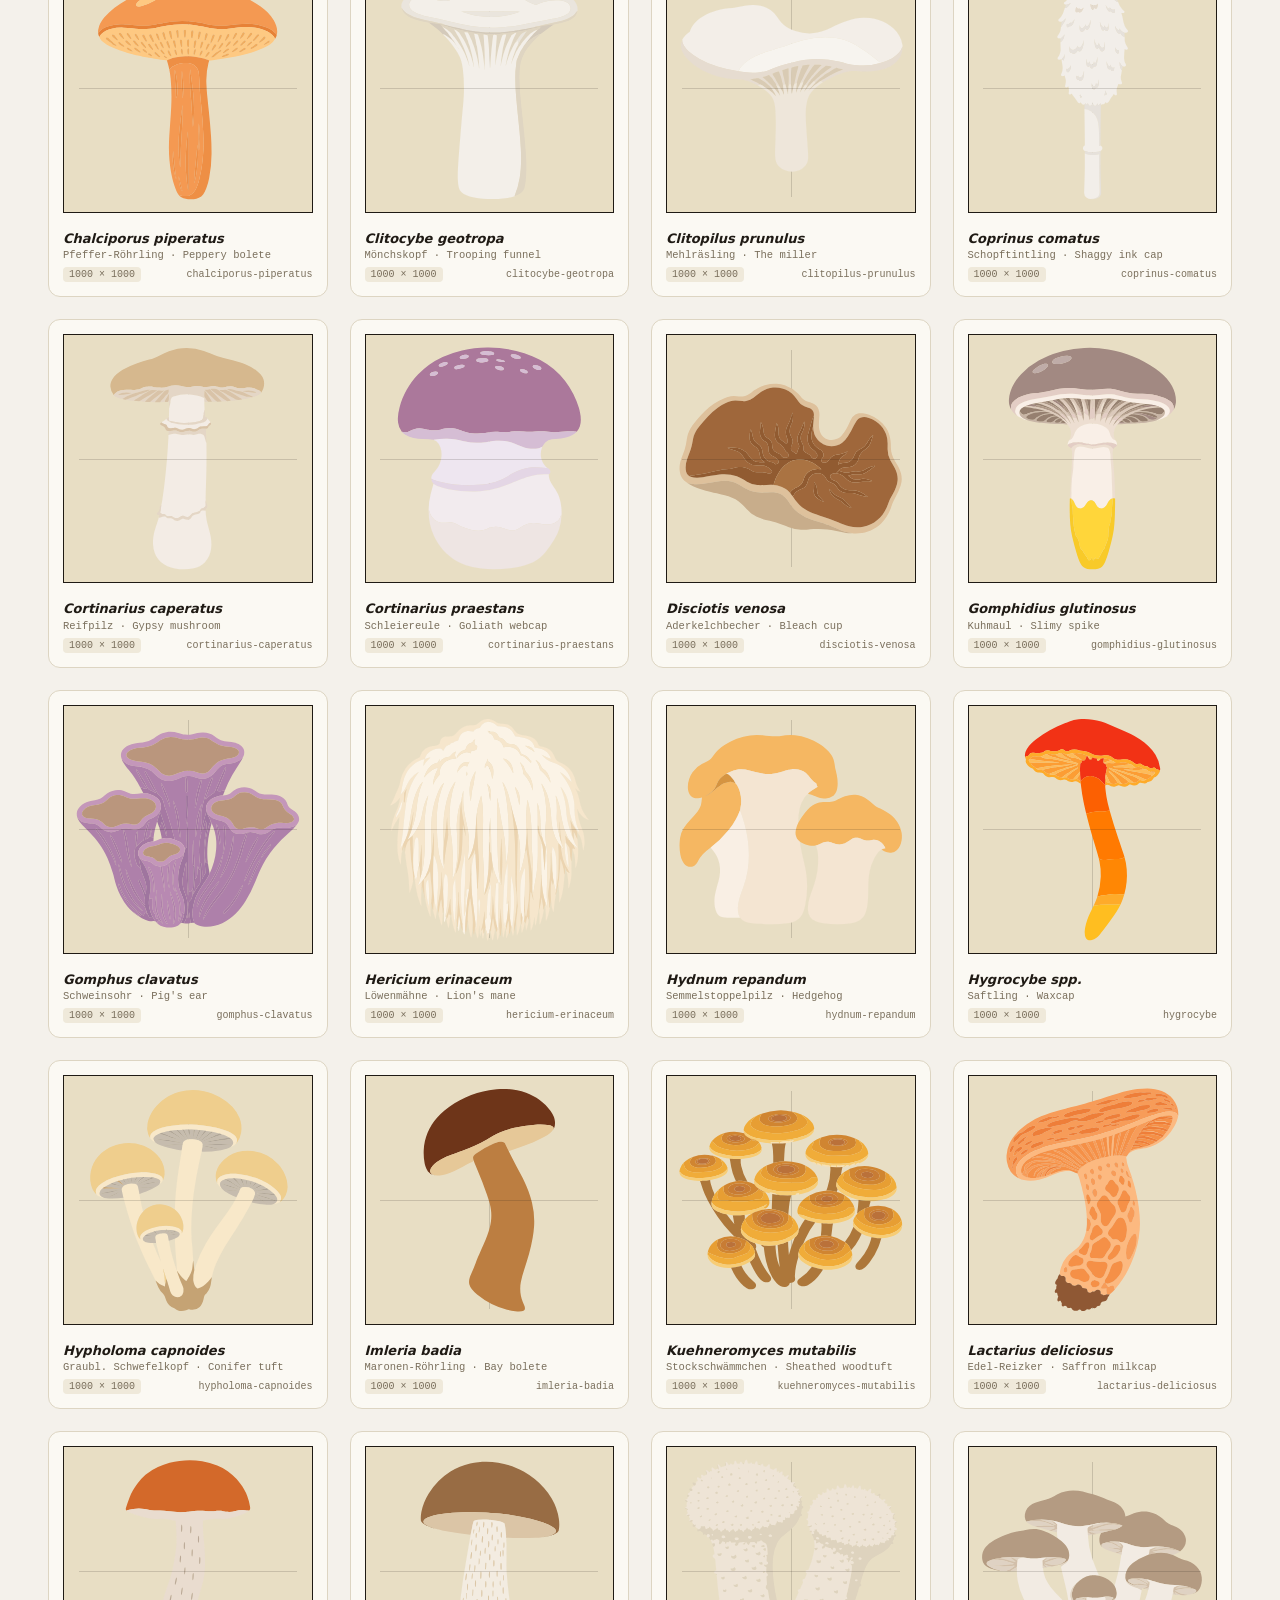
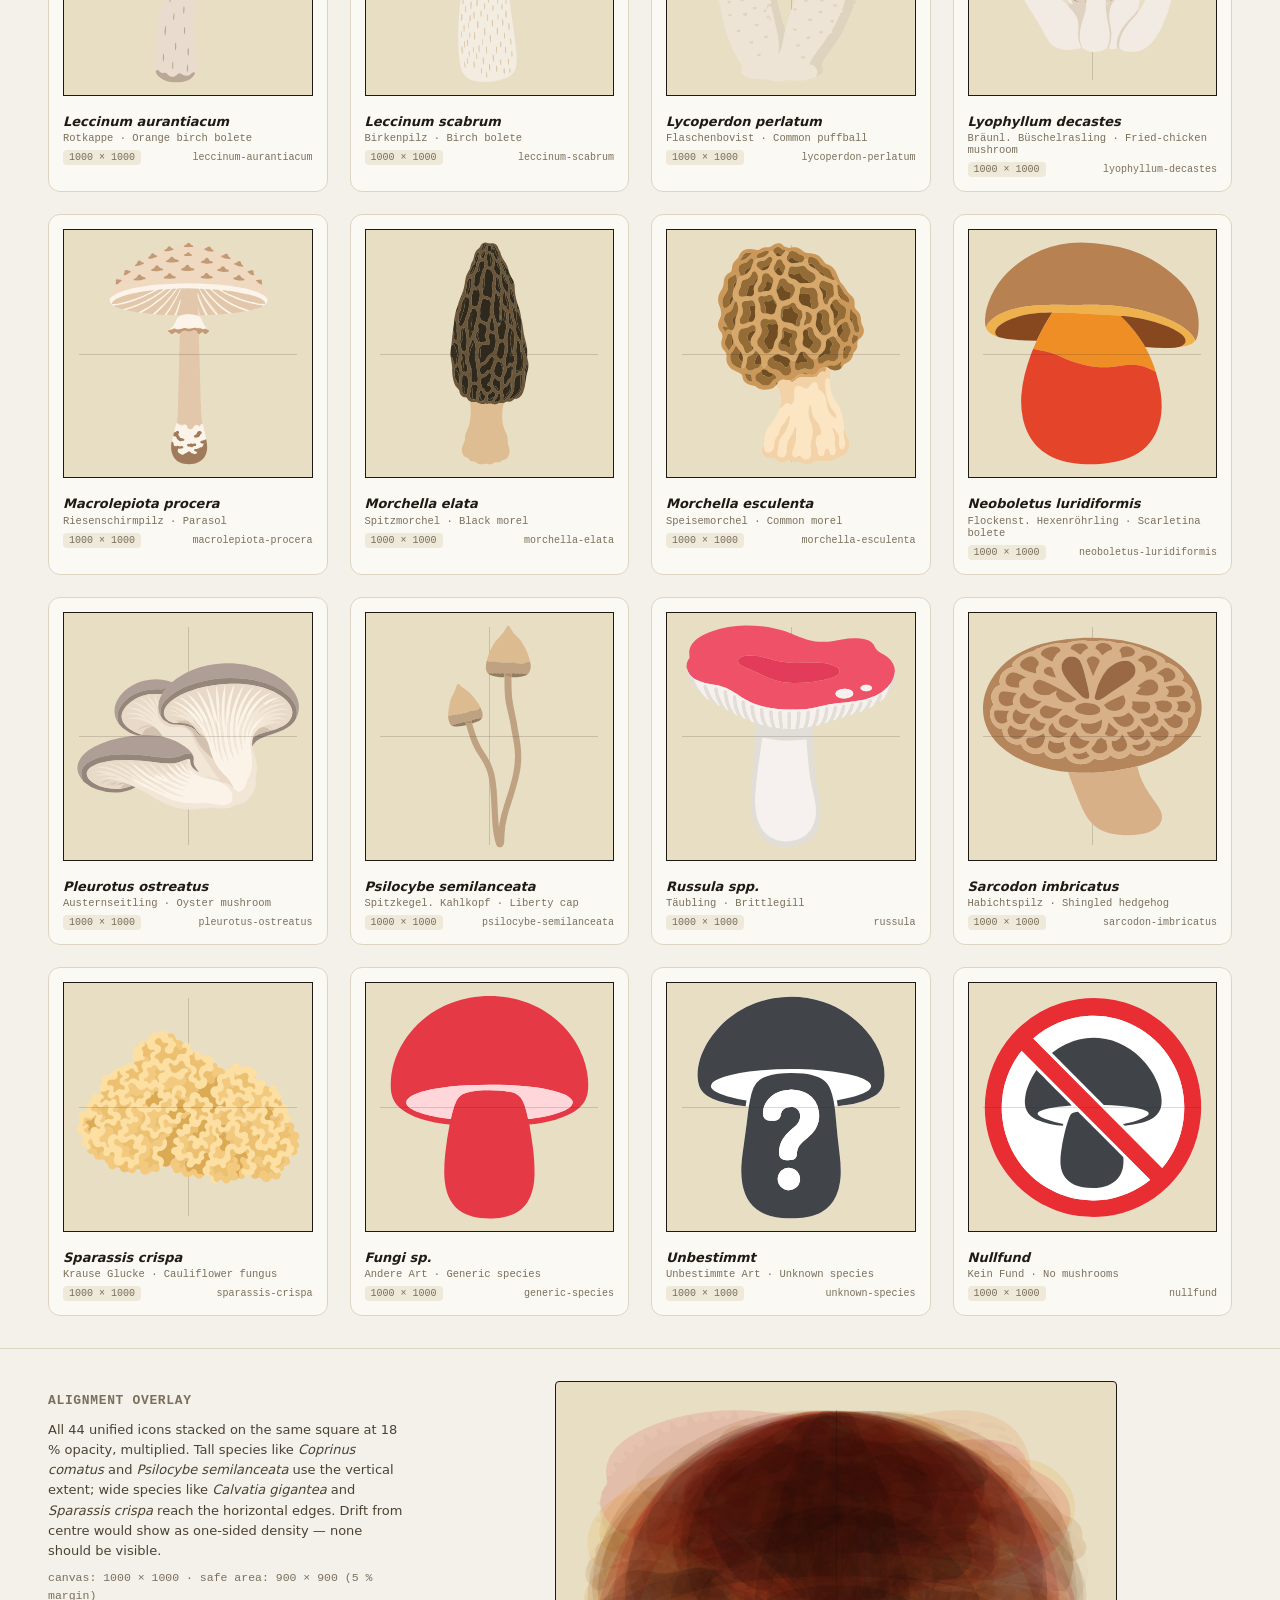
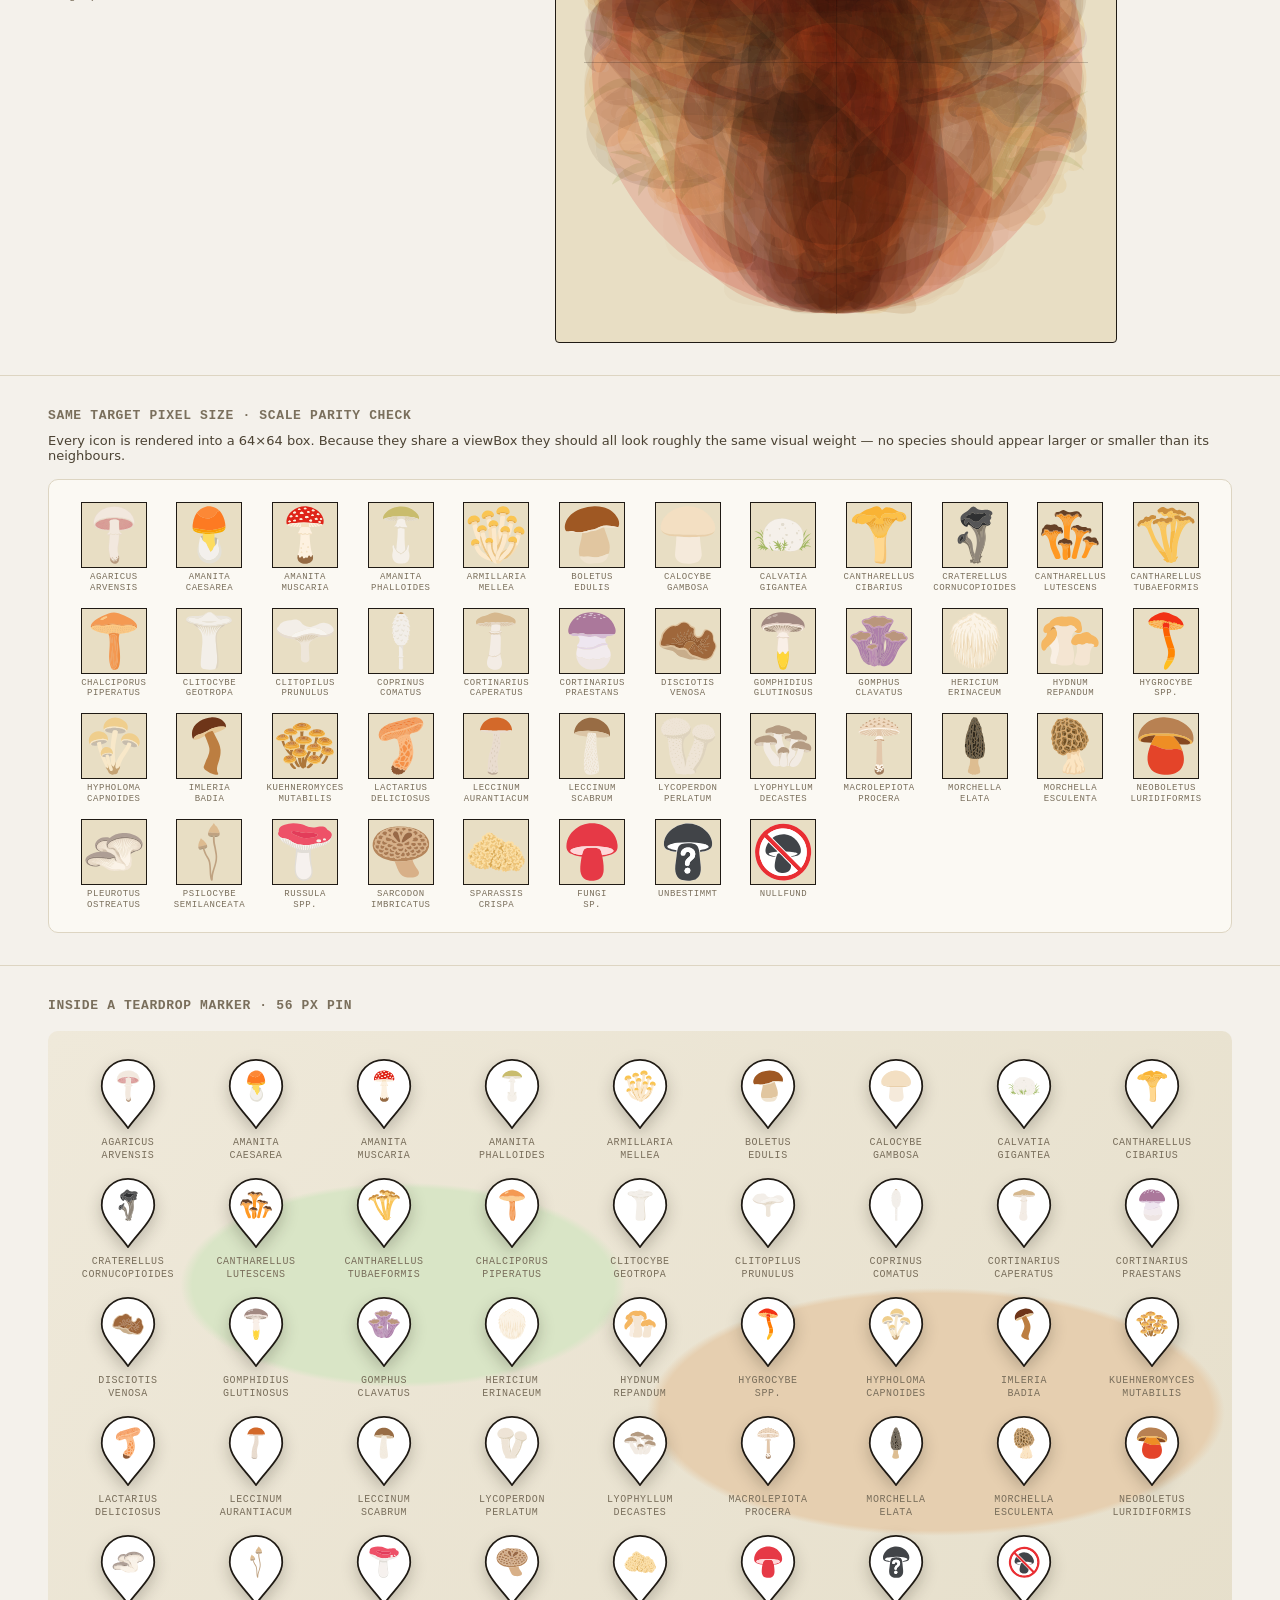
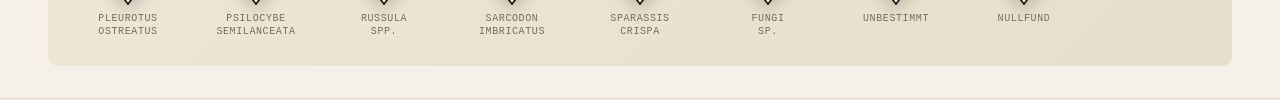
<file: Icons - Unified.html>
<!doctype html>
<html lang="en">
<head>
  <meta charset="utf-8"/>
  <title>Unified mushroom icons — 1000×1000 square set</title>
  <meta name="viewport" content="width=device-width, initial-scale=1"/>
  <link rel="stylesheet" href="icons/sheets.css"/>
  <style>
    .toolbar {
      display: flex;
      gap: 18px;
      padding: 14px 48px;
      align-items: center;
      border-bottom: 1px solid var(--rule);
      background: #F8F5EE;
      font-size: 13px;
      color: var(--ink-2);
    }
    .toolbar a { color: var(--ink-2); text-decoration: none; padding: 4px 10px; border-radius: 6px; border: 1px solid var(--rule); background: var(--bg-card); }
    .toolbar a.active { background: var(--ink); color: #F4F1EB; border-color: var(--ink); }
    .toolbar a:hover { border-color: var(--ink); }

    section.block { padding: 32px 48px; border-bottom: 1px solid var(--rule); }
    section.block > h2 { font-size: 13px; font-weight: 600; letter-spacing: 0.05em; text-transform: uppercase; color: var(--ink-3); margin: 0 0 18px; font-family: var(--mono); }

    /* The framed canvas — square border + crosshair guides so we can eyeball centering */
    .frame-grid { display: grid; grid-template-columns: repeat(auto-fill, minmax(220px, 1fr)); gap: 22px; }
    .frame {
      background: var(--bg-card);
      border-radius: 12px;
      border: 1px solid var(--rule);
      overflow: hidden;
      display: flex;
      flex-direction: column;
    }
    .frame .canvas {
      position: relative;
      aspect-ratio: 1 / 1;
      background: #E8DEC4;
      margin: 14px;
      box-sizing: border-box;
      border: 1.5px solid #1F1A14;
    }
    .frame .canvas::before, .frame .canvas::after {
      content: "";
      position: absolute;
      background: rgba(31,26,20,0.16);
      pointer-events: none;
    }
    .frame .canvas::before { left: 50%; top: 6%; bottom: 6%; width: 1px; }
    .frame .canvas::after { top: 50%; left: 6%; right: 6%; height: 1px; }
    .frame .canvas img { position: absolute; inset: 0; width: 100%; height: 100%; object-fit: contain; }
    .frame .meta { padding: 4px 14px 14px; }
    .frame .meta .latin { font-size: 13px; line-height: 1.25; }
    .frame .meta .common { font-size: 10.5px; }
    .frame .meta .row {
      display: flex; align-items: center; justify-content: space-between;
      margin-top: 6px; font-family: var(--mono); font-size: 10px; color: var(--ink-3);
    }
    .frame .meta .row .vb { background: #EFE9DA; padding: 2px 6px; border-radius: 4px; }

    /* Toggle */
    .toggle-bar { display: flex; align-items: center; gap: 14px; padding: 16px 48px; background: var(--bg-card); border-bottom: 1px solid var(--rule); font-size: 12px; color: var(--ink-3); font-family: var(--mono); }
    .toggle-bar label { display: inline-flex; align-items: center; gap: 6px; cursor: pointer; padding: 4px 10px; border-radius: 999px; border: 1px solid var(--rule); background: #FBF9F3; }
    .toggle-bar label:hover { border-color: var(--ink-3); }
    .toggle-bar input { cursor: pointer; }
    body.no-frame .frame .canvas { border-color: transparent; }
    body.no-frame .frame .canvas::before, body.no-frame .frame .canvas::after { display: none; }
    body.no-grid .frame .canvas::before, body.no-grid .frame .canvas::after { display: none; }
    body.bg-flat .frame .canvas { background: #F8F5EE; }

    /* Stacked alignment overlay: all icons on top of each other at low opacity */
    .overlay-block { display: grid; grid-template-columns: minmax(280px, 360px) 1fr; gap: 32px; padding: 32px 48px; border-bottom: 1px solid var(--rule); }
    .overlay-block .text { padding-top: 12px; }
    .overlay-block .text h2 { font-size: 13px; font-weight: 600; letter-spacing: 0.05em; text-transform: uppercase; color: var(--ink-3); margin: 0 0 12px; font-family: var(--mono); }
    .overlay-block .text p { color: var(--ink-2); font-size: 13px; line-height: 1.55; margin: 8px 0; max-width: 380px; }
    .overlay-block .stack {
      position: relative;
      aspect-ratio: 1 / 1;
      max-width: 560px;
      width: 100%;
      background: #E8DEC4;
      border: 1.5px solid #1F1A14;
      border-radius: 4px;
      margin: 0 auto;
    }
    .overlay-block .stack::before, .overlay-block .stack::after {
      content: ""; position: absolute; background: rgba(31,26,20,0.22); pointer-events: none;
    }
    .overlay-block .stack::before { left: 50%; top: 5%; bottom: 5%; width: 1px; }
    .overlay-block .stack::after { top: 50%; left: 5%; right: 5%; height: 1px; }
    .overlay-block .stack img { position: absolute; inset: 0; width: 100%; height: 100%; object-fit: contain; mix-blend-mode: multiply; opacity: 0.18; }

    /* Pin row */
    .pin-row {
      display: grid;
      grid-template-columns: repeat(auto-fill, minmax(110px, 1fr));
      gap: 16px;
      padding: 28px 24px;
      border-radius: 10px;
      background: var(--bg-map-figured);
    }
    .pin-cell { display: flex; flex-direction: column; align-items: center; gap: 8px; }
    .pin-cell .lab { text-align: center; line-height: 1.25; max-width: 110px; }

    /* Tiny scale check — all icons at same target px shown next to each other */
    .scale-row { display: grid; grid-template-columns: repeat(auto-fill, minmax(80px, 1fr)); gap: 14px; padding: 22px 24px; background: var(--bg-card); border-radius: 10px; border: 1px solid var(--rule); }
    .scale-cell { display: flex; flex-direction: column; align-items: center; gap: 4px; }
    .scale-cell .box { width: 64px; height: 64px; background: #E8DEC4; border: 1px solid var(--ink); display: flex; align-items: center; justify-content: center; }
    .scale-cell .box img { width: 100%; height: 100%; object-fit: contain; }
    .scale-cell .lab { text-align: center; font-size: 9px; line-height: 1.2; }
  </style>
</head>
<body>
  <div class="toolbar">
    <span class="lab">Sheets:</span>
    <a href="Icons - Original.html">A · Originals</a>
    <a href="Icons - Simplified.html">B · Simplified</a>
    <a href="Icons - Comparison.html">C · Comparison</a>
    <a href="Icons - Unified.html" class="active">D · Unified</a>
    <a href="Icons - Squeezed.html">E · Squeezed</a>
    <a href="Icons - Unified (from Original).html">F · Unified (from original)</a>
    <a href="Icons - Pipeline.html">★ Pipeline</a>
  </div>

  <header class="sheet-header">
    <div class="kicker">Sheet D · Same canvas, every species</div>
    <h1>Unified icons · 1000 × 1000 square</h1>
    <p>
      Built on top of the simplified set. Every icon is wrapped in a transform that re-centers
      its content into a 1000×1000 square with a 5 % margin. Content bbox is computed from the
      actual path geometry, not the declared viewBox — so portrait, landscape and oddly-cropped
      sources all end up in the same canvas, optically centered.
    </p>
    <div class="pills">
      <span class="pill dot" id="pillCount"></span>
      <span class="pill dot">viewBox 1000×1000</span>
      <span class="pill dot">5 % safe margin</span>
      <span class="pill dot">non-destructive · transform wrapper, paths unchanged</span>
    </div>
  </header>

  <div class="toggle-bar">
    <span>Show:</span>
    <label><input type="checkbox" id="t-frame" checked> square border</label>
    <label><input type="checkbox" id="t-grid" checked> centre crosshair</label>
    <label><input type="checkbox" id="t-bg"> flat cream (no sand)</label>
  </div>

  <section class="block">
    <h2>Each icon inside a 1000-unit square · centring check</h2>
    <div class="frame-grid" id="frameGrid"></div>
  </section>

  <section class="overlay-block">
    <div class="text">
      <h2>Alignment overlay</h2>
      <p>
        All <span id="stackedCount"></span> unified icons stacked on the same square at 18 % opacity, multiplied. Tall species
        like <i>Coprinus comatus</i> and <i>Psilocybe semilanceata</i> use the vertical extent;
        wide species like <i>Calvatia gigantea</i> and <i>Sparassis crispa</i> reach the horizontal edges.
        Drift from centre would show as one-sided density — none should be visible.
      </p>
      <p style="font-family: var(--mono); font-size: 11.5px; color: var(--ink-3);">
        canvas: 1000 × 1000 · safe area: 900 × 900 (5 % margin)
      </p>
    </div>
    <div class="stack" id="stack"></div>
  </section>

  <section class="block">
    <h2>Same target pixel size · scale parity check</h2>
    <p style="color: var(--ink-2); font-size: 13px; margin: -8px 0 16px;">
      Every icon is rendered into a 64×64 box. Because they share a viewBox they should all look
      roughly the same visual weight — no species should appear larger or smaller than its neighbours.
    </p>
    <div class="scale-row" id="scaleRow"></div>
  </section>

  <section class="block">
    <h2>Inside a teardrop marker · 56 px pin</h2>
    <div class="pin-row" id="pinRow"></div>
  </section>

  <script src="icons/species-data.js"></script>
  <script>
    const root = (p) => "icons/unified/" + encodeURIComponent(p);

    // Frame grid
    document.getElementById('pillCount').textContent = ALL_ICONS.length + ' icons';
    document.getElementById('stackedCount').textContent = ALL_ICONS.length;
    const frameGrid = document.getElementById('frameGrid');
    ALL_ICONS.forEach(s => {
      frameGrid.insertAdjacentHTML('beforeend', `
        <div class="frame">
          <div class="canvas">
            <img src="${root(s.file)}" alt="${s.latin}">
          </div>
          <div class="meta">
            <div class="latin">${s.latin}</div>
            <div class="common">${s.de} · ${s.en}</div>
            <div class="row">
              <span class="vb">1000 × 1000</span>
              <span>${s.id}</span>
            </div>
          </div>
        </div>
      `);
    });

    // Alignment overlay — stack all icons at 18% opacity
    const stack = document.getElementById('stack');
    ALL_ICONS.forEach(s => {
      stack.insertAdjacentHTML('beforeend', `<img src="${root(s.file)}" alt="">`);
    });

    // Scale parity grid
    const scaleRow = document.getElementById('scaleRow');
    ALL_ICONS.forEach(s => {
      scaleRow.insertAdjacentHTML('beforeend', `
        <div class="scale-cell">
          <div class="box"><img src="${root(s.file)}" alt="${s.latin}"></div>
          <div class="lab">${s.latin.split(' ').map(w => `<div>${w}</div>`).join('')}</div>
        </div>
      `);
    });

    // Pin row
    const pinRow = document.getElementById('pinRow');
    ALL_ICONS.forEach(s => {
      const size = 56;
      pinRow.insertAdjacentHTML('beforeend', `
        <div class="pin-cell">
          <div class="pin" style="width:${size}px;height:${size*1.25}px;">
            <svg class="pin-shape" viewBox="0 0 64 80" width="${size}" height="${size*1.25}">
              <path d="M32 1 C15 1 2 14 2 31 C2 48 22 64 32 79 C42 64 62 48 62 31 C62 14 49 1 32 1 Z" fill="#FFFFFF" stroke="#1F1A14" stroke-width="2"/>
            </svg>
            <div class="pin-icon" style="width:${size*0.62}px;height:${size*0.62}px;">
              <img src="${root(s.file)}" style="width:100%;height:100%;object-fit:contain;">
            </div>
          </div>
          <div class="lab">${s.latin.split(' ').map(w => `<div>${w}</div>`).join('')}</div>
        </div>
      `);
    });

    // Toggles
    const tFrame = document.getElementById('t-frame');
    const tGrid  = document.getElementById('t-grid');
    const tBg    = document.getElementById('t-bg');
    const sync = () => {
      document.body.classList.toggle('no-frame', !tFrame.checked);
      document.body.classList.toggle('no-grid', !tGrid.checked);
      document.body.classList.toggle('bg-flat', tBg.checked);
    };
    tFrame.addEventListener('change', sync);
    tGrid.addEventListener('change', sync);
    tBg.addEventListener('change', sync);
    sync();
  </script>
</body>
</html>
</file>
<file: icons/sheets.css>
/* Shared styles for the three mushroom icon sheets. */
:root {
  --bg: #F4F1EB;
  --bg-card: #FBF9F3;
  --bg-map: linear-gradient(135deg, #EFE9DA 0%, #E6DFCB 100%);
  --bg-map-figured:
      radial-gradient(ellipse at 30% 40%, #D9E5C6 0 18%, transparent 19%),
      radial-gradient(ellipse at 75% 60%, #E6CFB0 0 22%, transparent 23%),
      linear-gradient(135deg, #EFE9DA 0%, #E6DFCB 100%);
  --grid: #EFE9DA;
  --ink: #1F1A14;
  --ink-2: #4B4233;
  --ink-3: #7A6F5C;
  --rule: #DDD5C2;
  --accent: #8C4B1E;
  --good: #2F7A3A;
  --bad: #B25430;
  --mono: ui-monospace, SFMono-Regular, Menlo, "Roboto Mono", monospace;
  --sans: ui-sans-serif, system-ui, -apple-system, "Helvetica Neue", sans-serif;
}
html, body { margin: 0; padding: 0; background: var(--bg); color: var(--ink); font-family: var(--sans); }

.sheet-header {
  padding: 36px 48px 28px;
  border-bottom: 1px solid var(--rule);
  background: var(--bg-card);
}
.sheet-header .kicker { font-family: var(--mono); font-size: 11px; letter-spacing: 0.12em; text-transform: uppercase; color: var(--ink-3); }
.sheet-header h1 { font-size: 28px; font-weight: 600; letter-spacing: -0.015em; margin: 6px 0 6px; }
.sheet-header p { color: var(--ink-2); font-size: 14px; max-width: 780px; line-height: 1.55; margin: 8px 0 0; }
.sheet-header .pills { display: flex; gap: 8px; margin-top: 14px; flex-wrap: wrap; }

.pill { display: inline-flex; align-items: center; gap: 6px; padding: 3px 9px; border-radius: 999px; background: #EFE9DA; font-family: var(--mono); font-size: 10.5px; color: var(--ink-3); }
.pill.good { background: #E2EEDC; color: #2F5A2A; }
.pill.bad  { background: #F0D8C8; color: #82381A; }
.pill.dot::before { content: ""; width: 6px; height: 6px; border-radius: 50%; background: currentColor; opacity: 0.7; }

.lab { font-family: var(--mono); font-size: 10px; letter-spacing: 0.06em; text-transform: uppercase; color: var(--ink-3); }
.latin { font-style: italic; font-weight: 600; font-size: 14px; color: var(--ink); }
.common { font-family: var(--mono); font-size: 10.5px; color: var(--ink-3); margin-top: 2px; }

.map-bg { background: var(--bg-map-figured); }
.grid-bg {
  background-color: var(--bg-card);
  background-image:
    linear-gradient(var(--grid) 1px, transparent 1px),
    linear-gradient(90deg, var(--grid) 1px, transparent 1px);
  background-size: 8px 8px;
}

.card {
  background: var(--bg-card);
  border: 1px solid var(--rule);
  border-radius: 10px;
  overflow: hidden;
}

/* Map pin teardrop */
.pin {
  position: relative;
  display: inline-block;
  filter: drop-shadow(0 6px 8px rgba(20,15,5,0.22));
}
.pin svg.pin-shape { display: block; }
.pin .pin-icon {
  position: absolute;
  left: 50%;
  top: 38%;
  transform: translate(-50%, -50%);
  display: flex;
  align-items: center;
  justify-content: center;
}
.pin .pin-icon img { display: block; }
</file>
